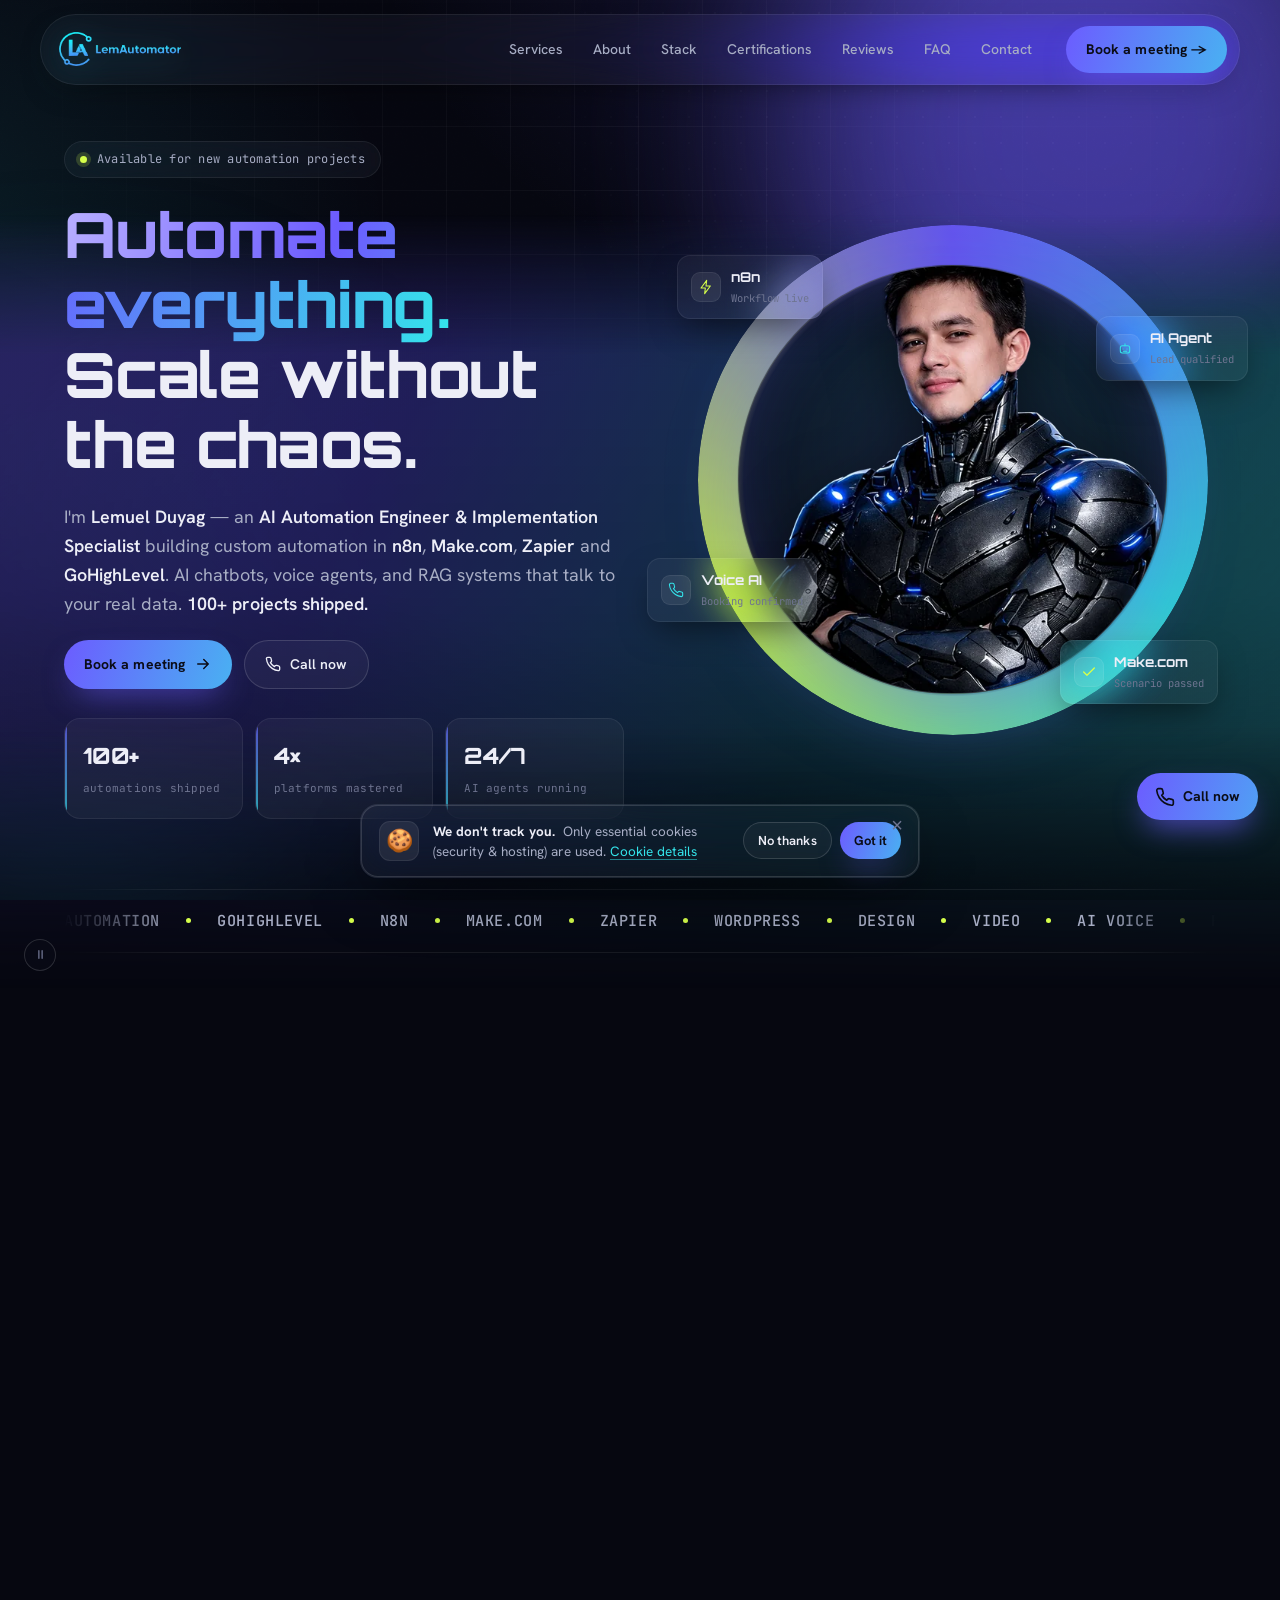
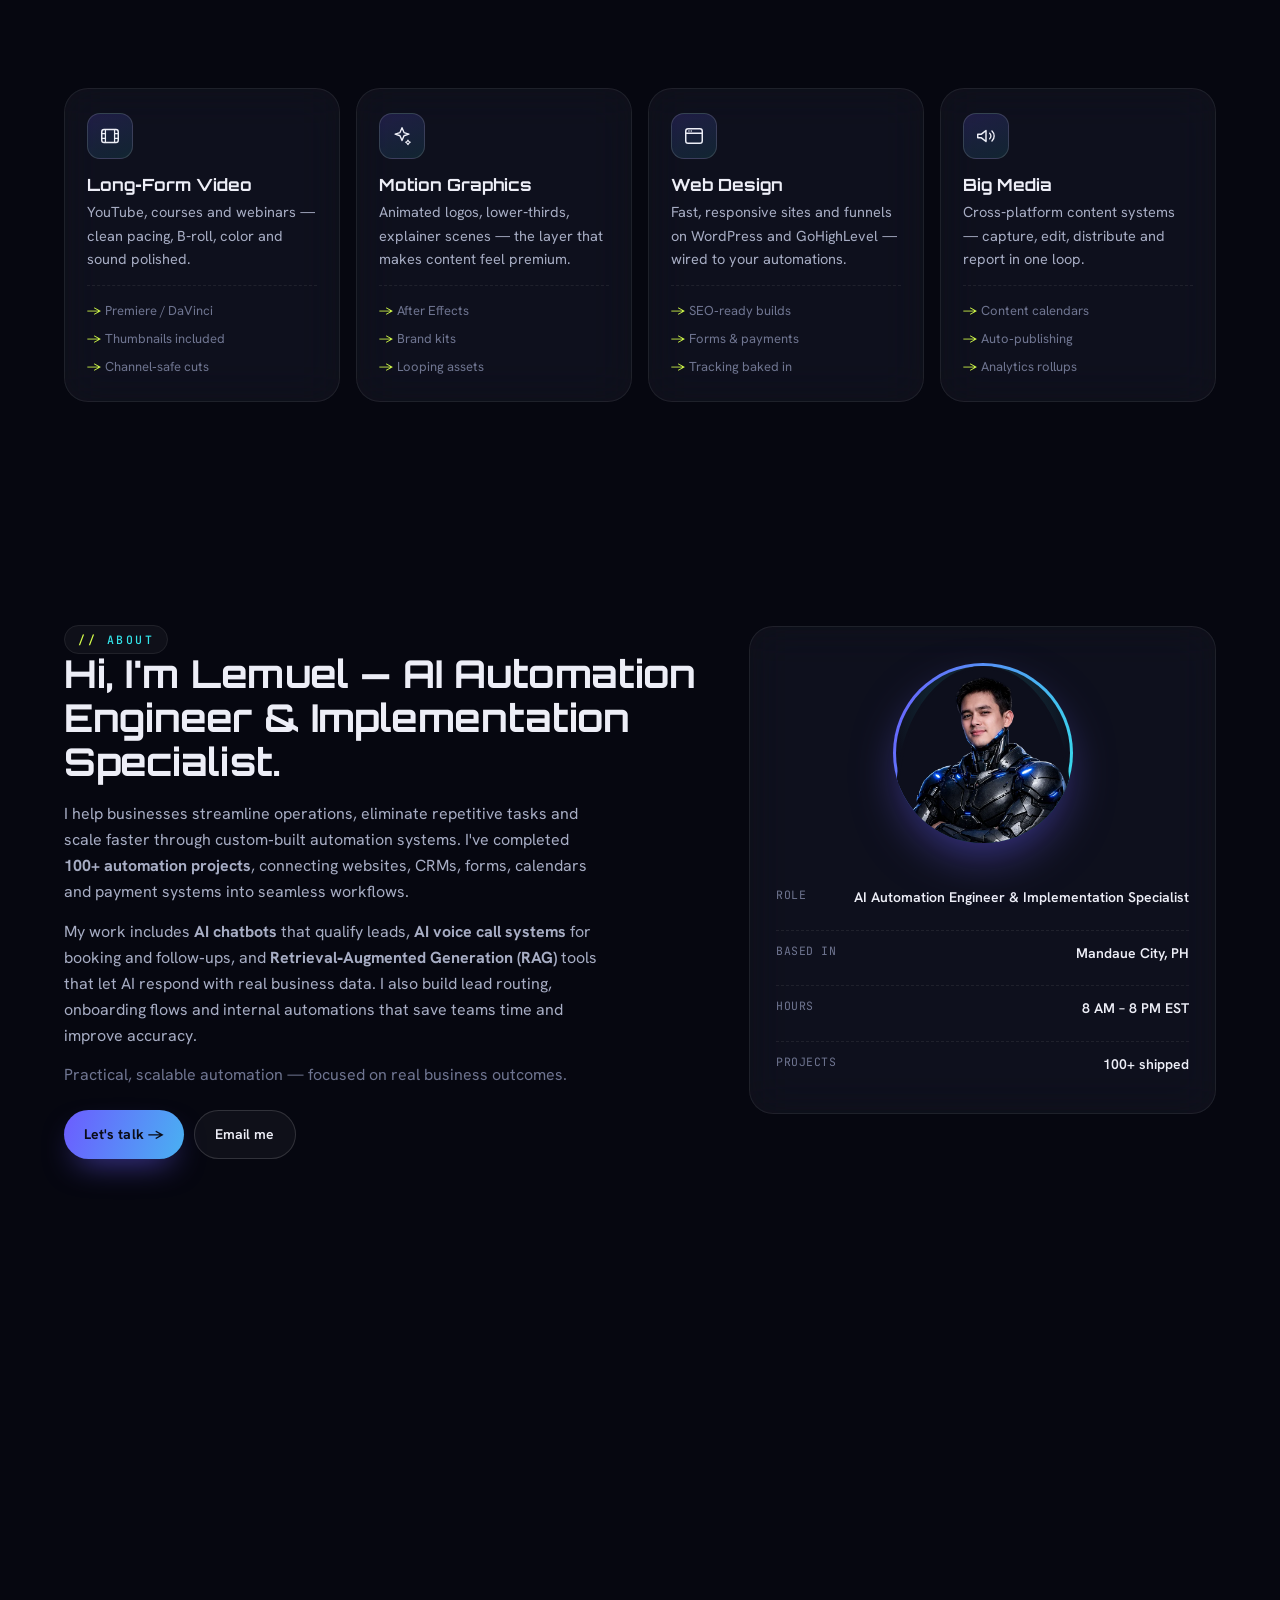
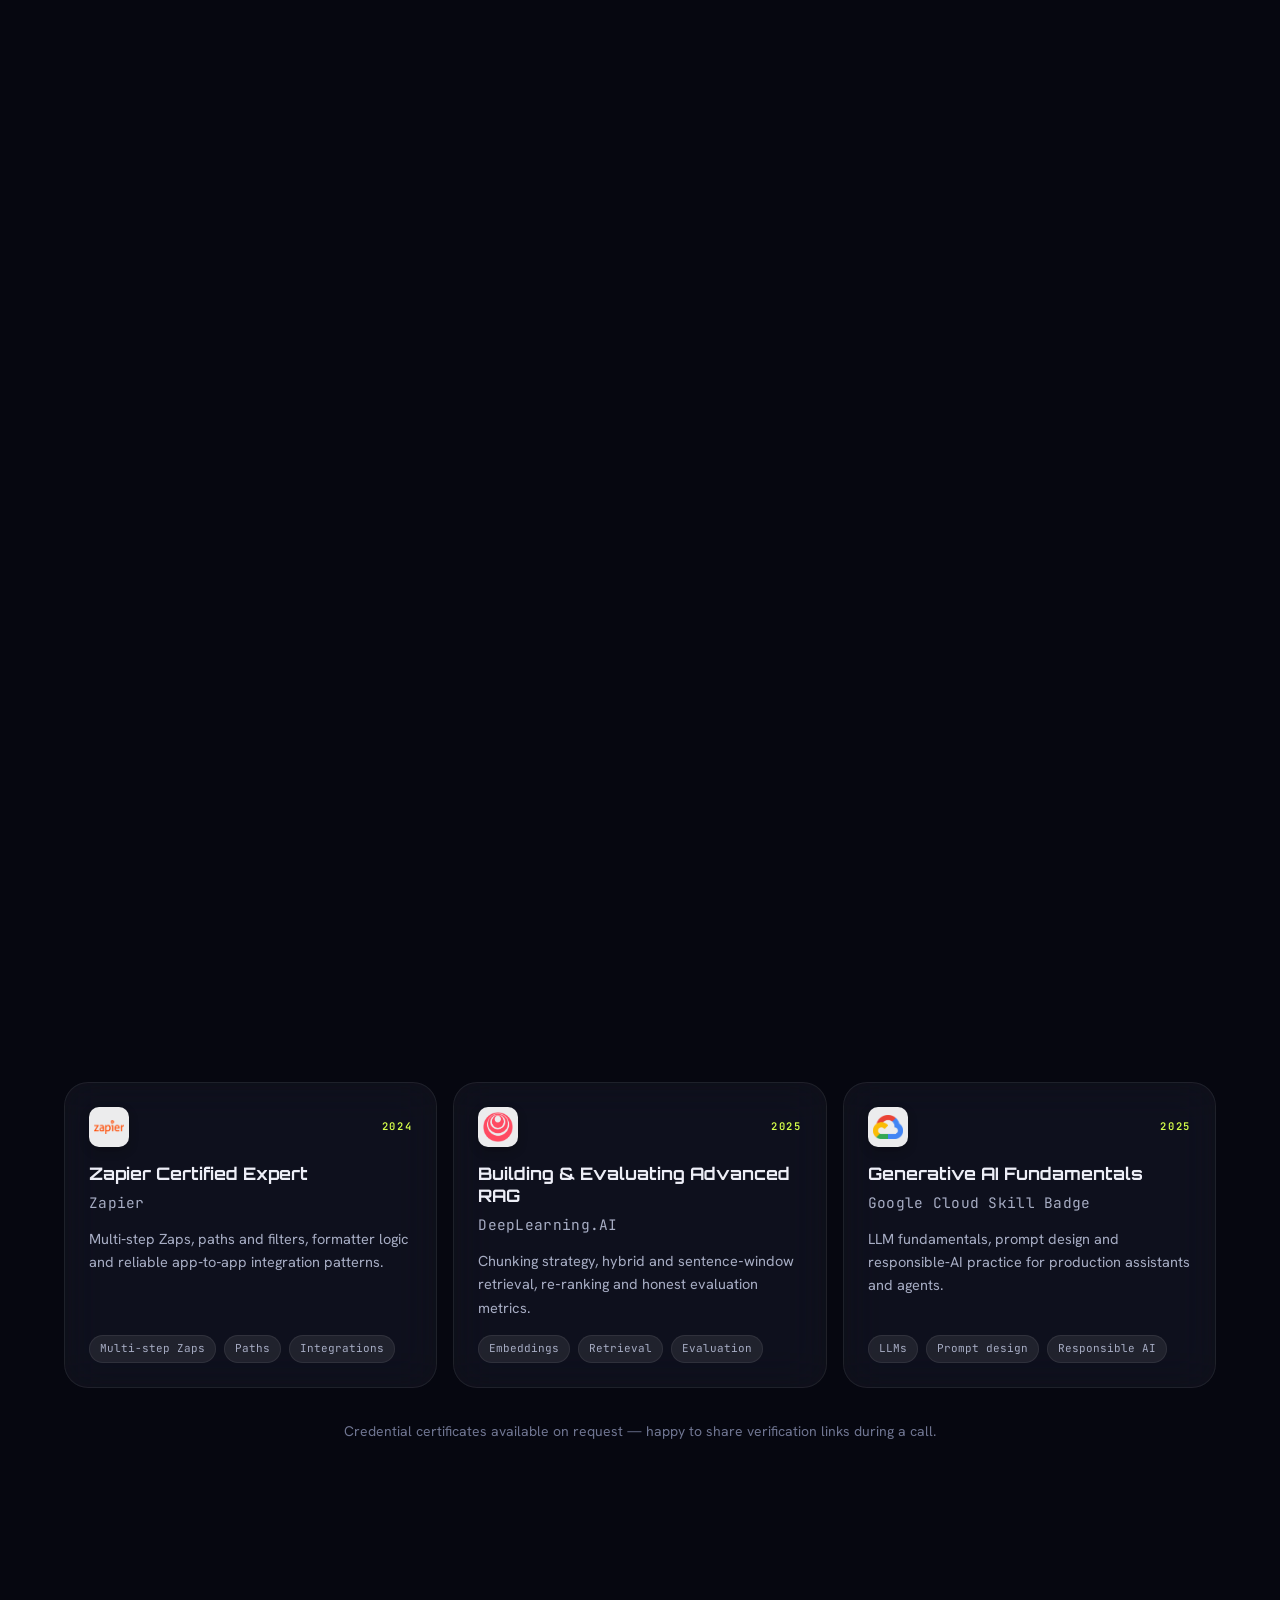
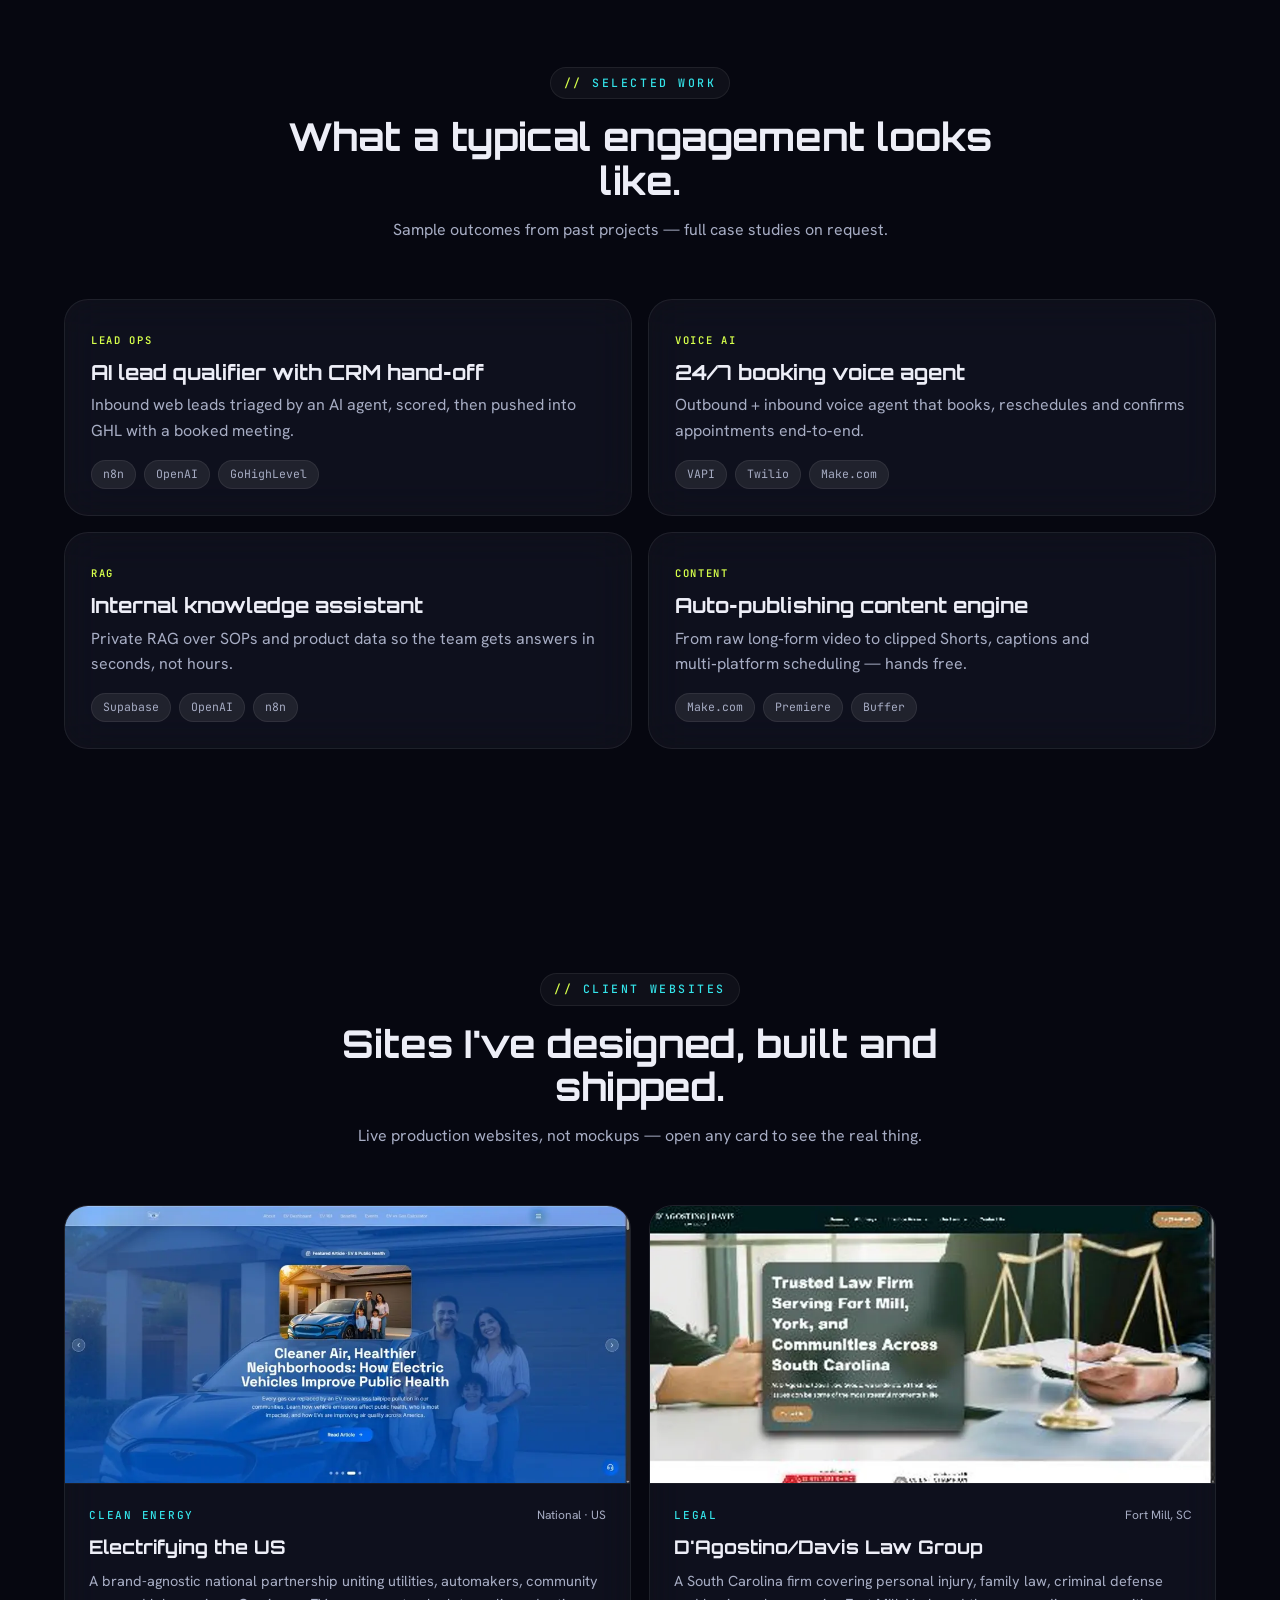
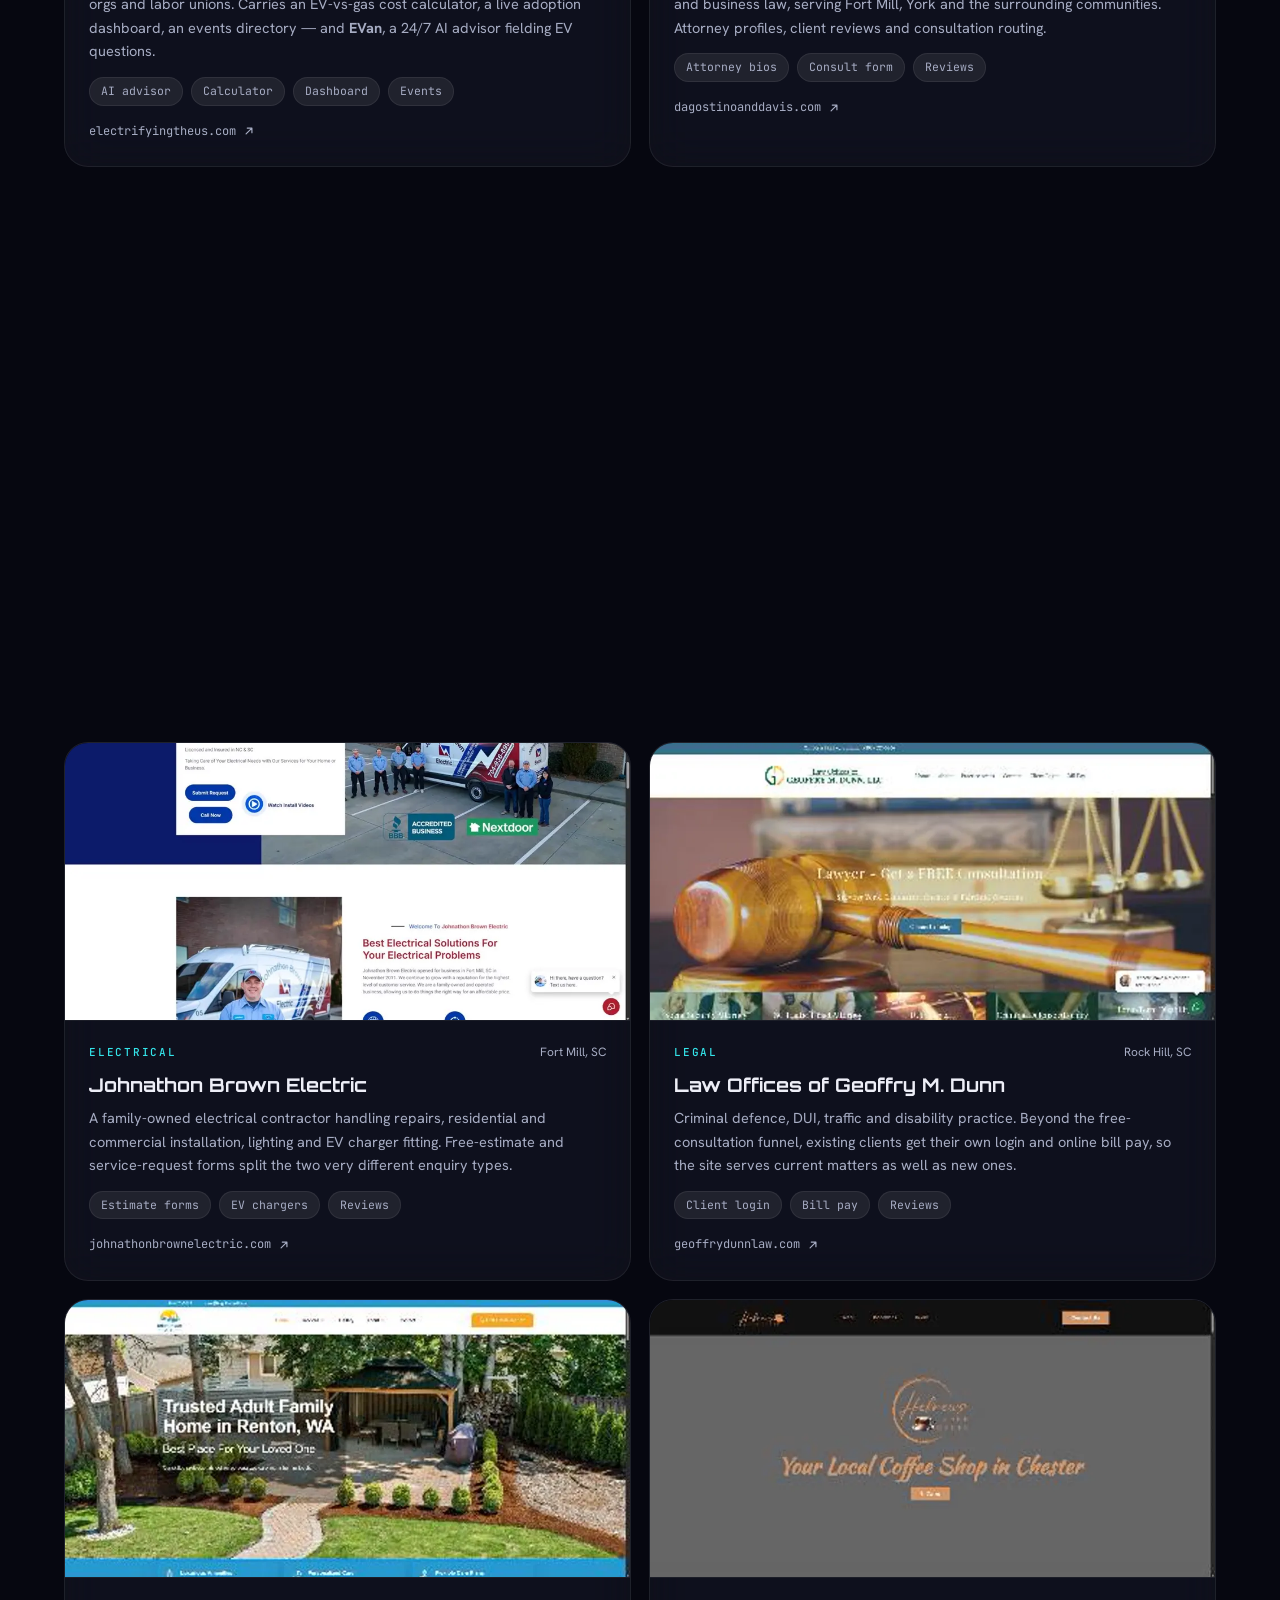
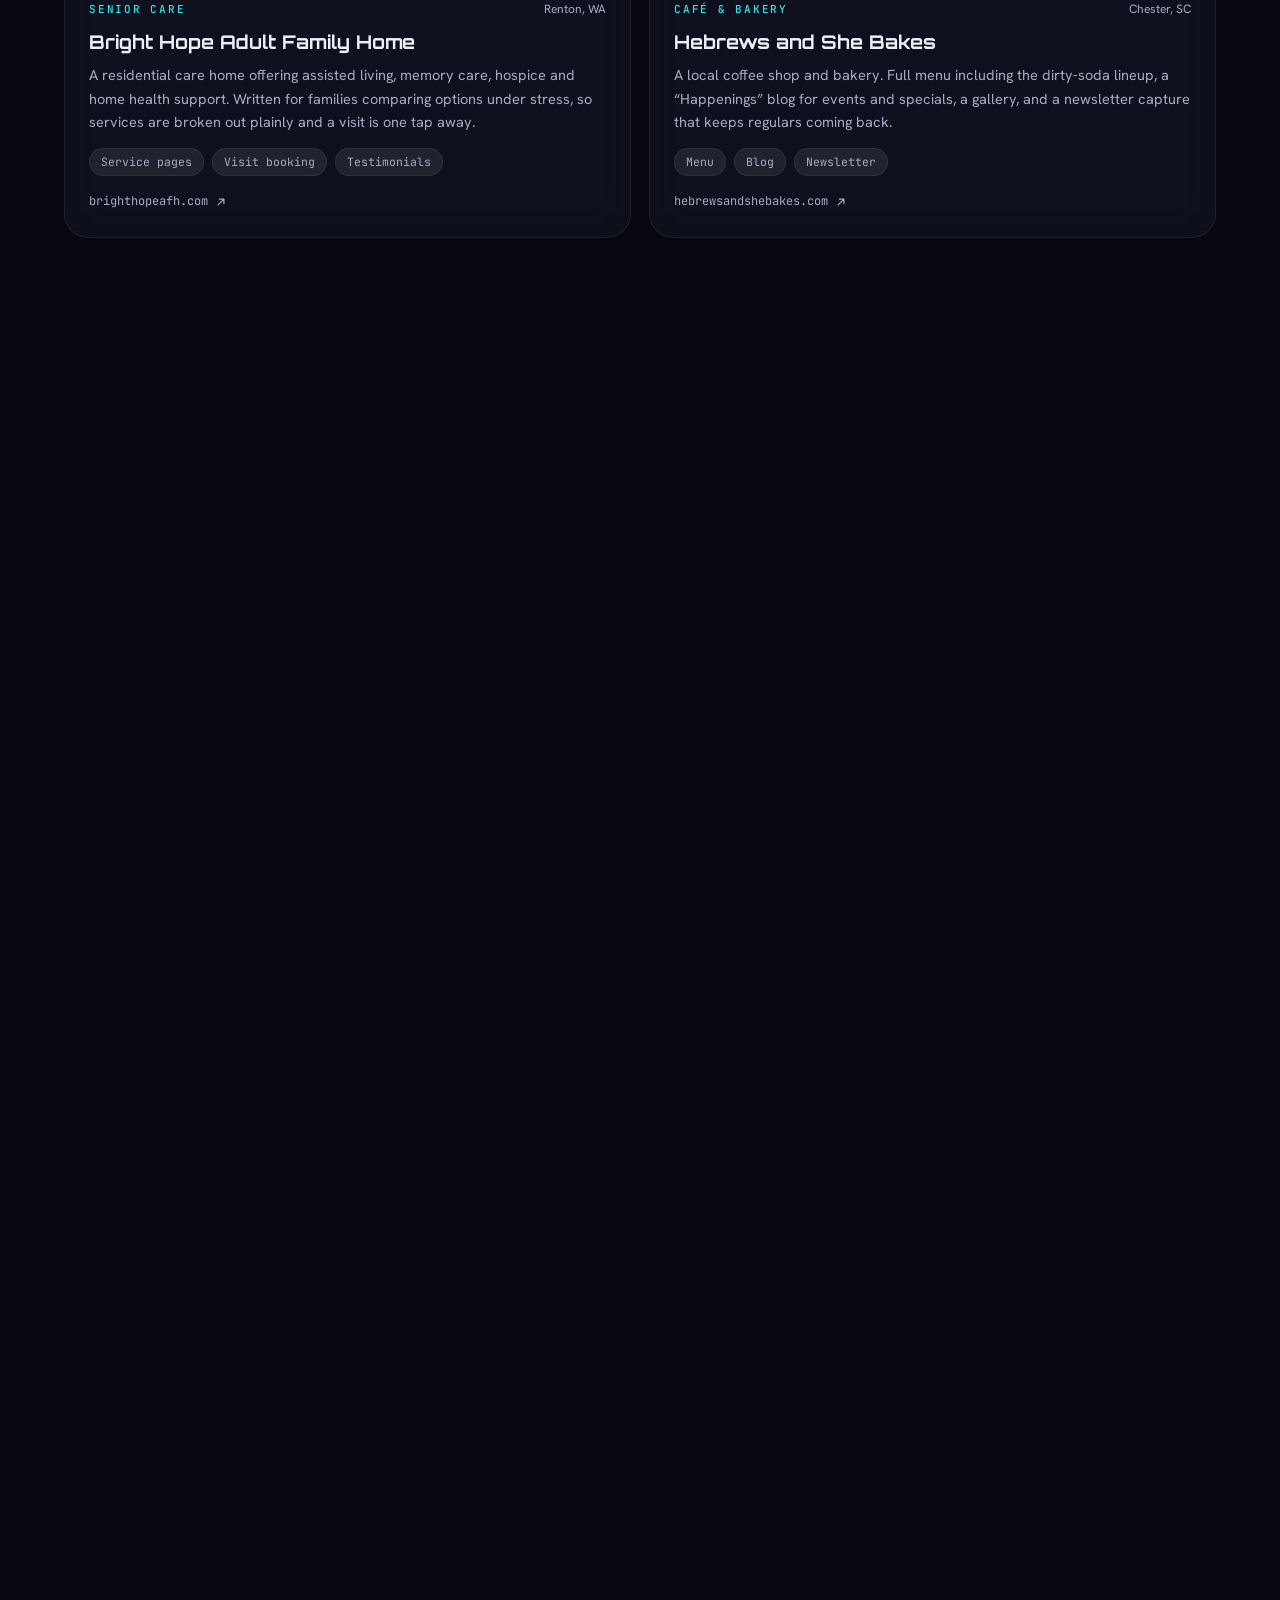
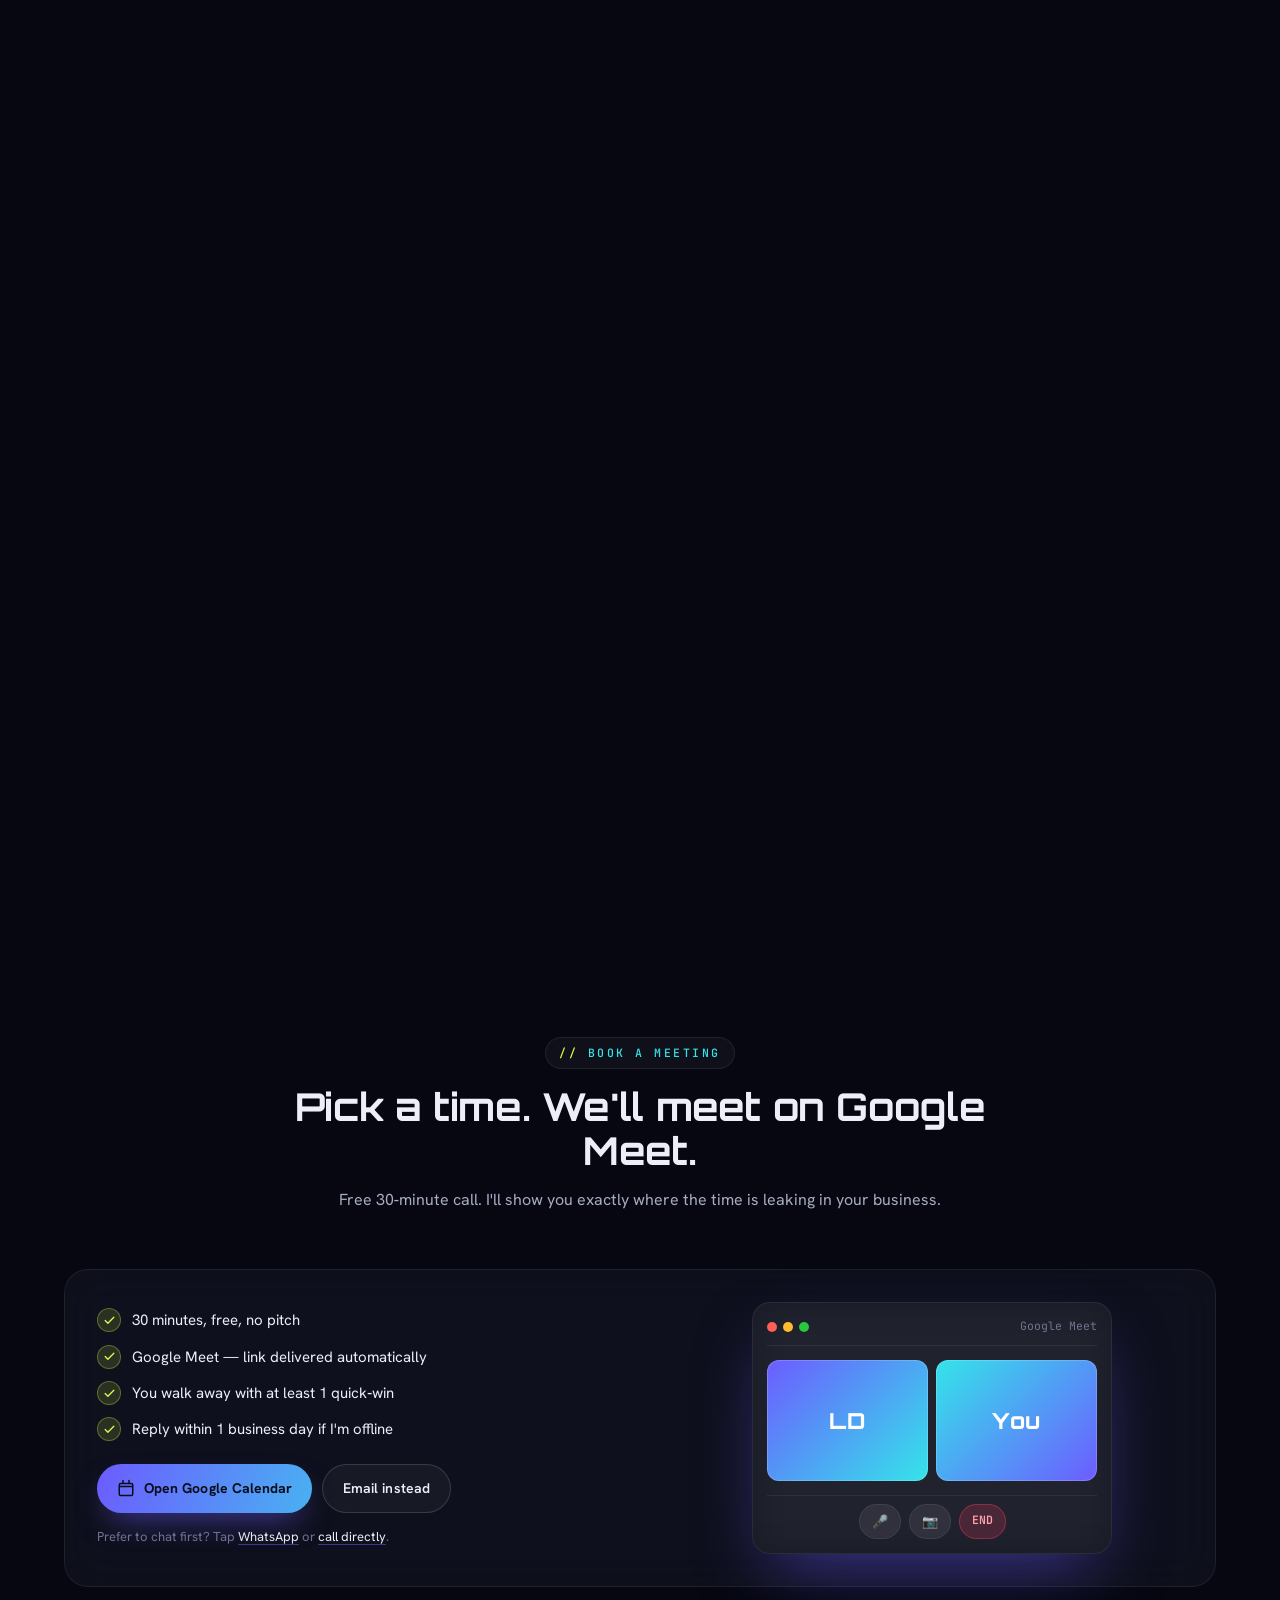
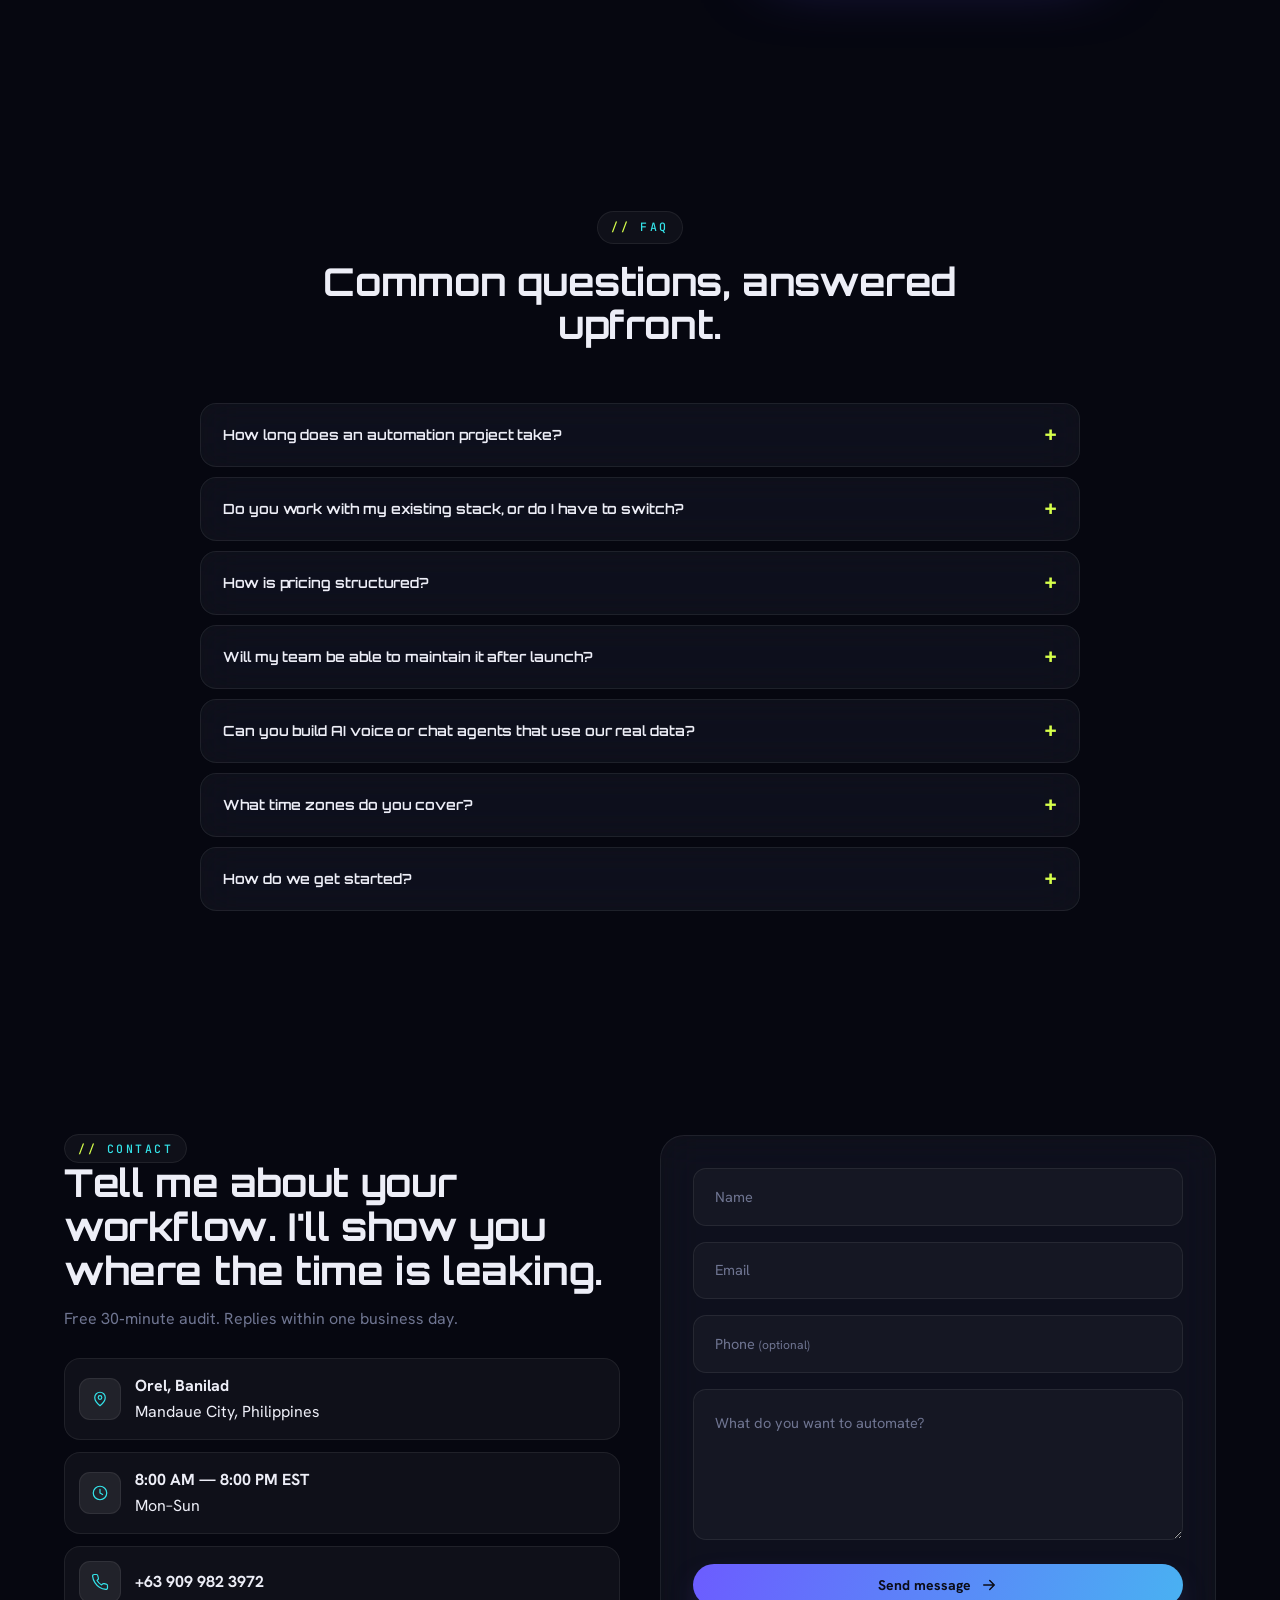
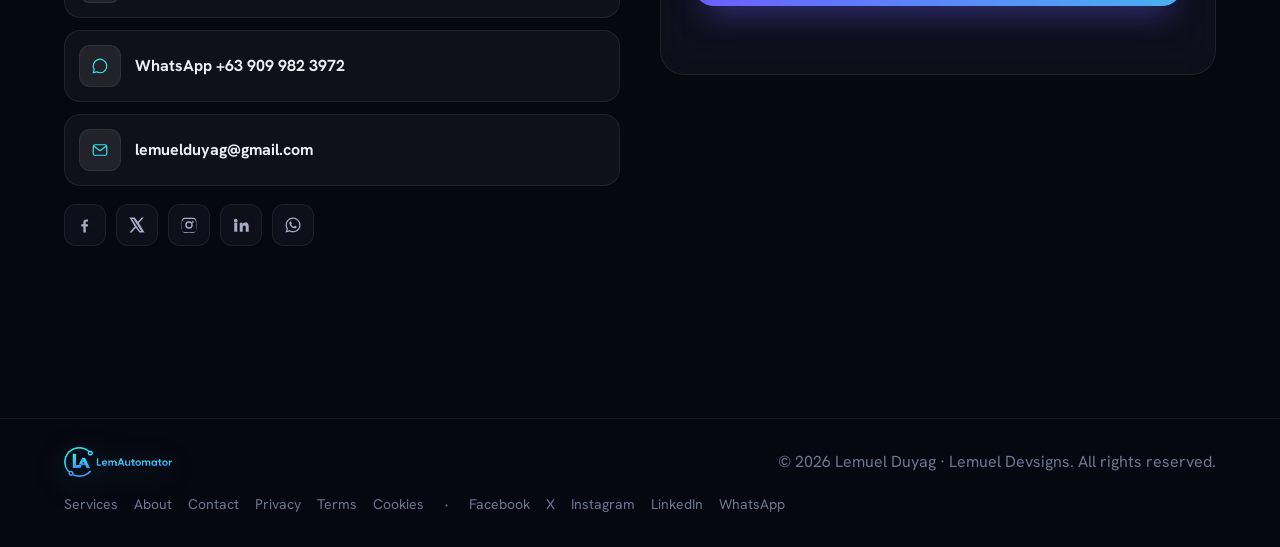
<file: index.html>
<!doctype html>
<html lang="en">
<head>
<meta charset="utf-8" />
<meta name="viewport" content="width=device-width, initial-scale=1, viewport-fit=cover" />
<meta name="theme-color" content="#060710" />

<title>Lemuel Duyag — AI Automation Engineer | n8n, GoHighLevel</title>
<meta name="description" content="AI automation engineer building custom n8n, Make.com, Zapier and GoHighLevel automations, AI chatbots, voice agents and RAG systems. 100+ projects shipped." />
<meta name="keywords" content="automation expert, n8n developer, Make.com automation, Zapier expert, GoHighLevel, AI chatbot, RAG, voice AI, lead automation, workflow automation Philippines" />
<meta name="author" content="Lemuel Duyag" />
<meta name="robots" content="index,follow,max-image-preview:large" />
<link rel="canonical" href="https://lemautomator.work/" />
<link rel="icon" type="image/png" href="images/favicon.png" />
<link rel="apple-touch-icon" href="images/favicon.png" />
<link rel="shortcut icon" href="images/favicon.png" />

<meta property="og:type" content="website" />
<meta property="og:site_name" content="Lem Automator" />
<meta property="og:title" content="Lemuel Duyag — AI Automation Engineer &amp; Implementation Specialist" />
<meta property="og:description" content="Custom automations in n8n, Make.com, Zapier &amp; GoHighLevel. AI chatbots, voice agents, RAG. 100+ projects shipped." />
<meta property="og:url" content="https://lemautomator.work/" />
<meta property="og:image" content="https://lemautomator.work/images/og-card.jpg" />
<meta property="og:image:width" content="1200" />
<meta property="og:image:height" content="630" />
<meta property="og:image:type" content="image/jpeg" />
<meta property="og:image:alt" content="Lem Automator — Automate everything. Scale without the chaos." />
<meta property="og:locale" content="en_US" />
<meta name="twitter:card" content="summary_large_image" />
<meta name="twitter:creator" content="@lemuelduyag1" />
<meta name="twitter:title" content="Lemuel Duyag — AI Automation Engineer &amp; Implementation Specialist" />
<meta name="twitter:description" content="Custom automations, AI chatbots, voice agents, and RAG. 100+ projects shipped." />
<meta name="twitter:image" content="https://lemautomator.work/images/og-card.jpg" />
<meta name="twitter:image:alt" content="Lem Automator — Automate everything. Scale without the chaos." />

<meta name="geo.region" content="PH-CEB" />
<meta name="geo.placename" content="Mandaue City, Cebu, Philippines" />

<link rel="alternate" type="text/plain" href="/llms.txt" title="LLM-readable site summary" />
<link rel="preload" as="image" href="images/lemuel.webp" imagesrcset="images/lemuel@560.webp 560w, images/lemuel.webp 800w" imagesizes="(max-width: 900px) 70vw, 420px" fetchpriority="high" />

<link rel="preconnect" href="https://fonts.googleapis.com" />
<link rel="preconnect" href="https://fonts.gstatic.com" crossorigin />
<link href="https://fonts.googleapis.com/css2?family=Orbitron:wght@500;600;700;800;900&family=Hanken+Grotesk:wght@400;500;600;700&family=JetBrains+Mono:wght@500;600&display=swap" rel="stylesheet" />
<link rel="stylesheet" href="styles.css?v=20261104" />
<noscript><style>[data-reveal]{opacity:1;transform:none}</style></noscript>

<script type="application/ld+json">
{
  "@context": "https://schema.org",
  "@graph": [
    {
      "@type": "Person",
      "@id": "https://lemautomator.work/#lemuel",
      "name": "Lemuel Duyag",
      "givenName": "Lemuel",
      "familyName": "Duyag",
      "jobTitle": "AI Automation Engineer & Implementation Specialist",
      "description": "AI automation engineer and implementation specialist building custom n8n, Make.com, Zapier and GoHighLevel workflows, AI chatbots, voice agents and RAG systems for small and mid-sized businesses.",
      "url": "https://lemautomator.work/",
      "image": {
        "@type": "ImageObject",
        "url": "https://lemautomator.work/images/lemuel.webp",
        "caption": "Lemuel Duyag"
      },
      "email": "mailto:lemuelduyag@gmail.com",
      "telephone": "+63-909-982-3972",
      "worksFor": {
        "@id": "https://lemautomator.work/#business"
      },
      "knowsAbout": [
        "Workflow automation",
        "n8n",
        "Make.com",
        "Zapier",
        "GoHighLevel",
        "AI chatbots",
        "Retrieval-Augmented Generation",
        "AI voice agents",
        "CRM automation",
        "Business process automation",
        "Prompt engineering"
      ],
      "hasCredential": [
        {
          "@type": "EducationalOccupationalCredential",
          "name": "n8n Advanced Course — Level 2",
          "credentialCategory": "certificate",
          "recognizedBy": { "@type": "Organization", "name": "n8n Academy" }
        },
        {
          "@type": "EducationalOccupationalCredential",
          "name": "Make Intermediate Certification",
          "credentialCategory": "certificate",
          "recognizedBy": { "@type": "Organization", "name": "Make Academy" }
        },
        {
          "@type": "EducationalOccupationalCredential",
          "name": "HighLevel Certified Admin",
          "credentialCategory": "certificate",
          "recognizedBy": { "@type": "Organization", "name": "HighLevel" }
        },
        {
          "@type": "EducationalOccupationalCredential",
          "name": "Zapier Certified Expert",
          "credentialCategory": "certificate",
          "recognizedBy": { "@type": "Organization", "name": "Zapier" }
        },
        {
          "@type": "EducationalOccupationalCredential",
          "name": "Building and Evaluating Advanced RAG Applications",
          "credentialCategory": "certificate",
          "recognizedBy": { "@type": "Organization", "name": "DeepLearning.AI" }
        },
        {
          "@type": "EducationalOccupationalCredential",
          "name": "Generative AI Fundamentals",
          "credentialCategory": "certificate",
          "recognizedBy": { "@type": "Organization", "name": "Google Cloud" }
        }
      ],
      "address": {
        "@type": "PostalAddress",
        "addressLocality": "Mandaue City",
        "addressRegion": "Cebu",
        "addressCountry": "PH"
      },
      "sameAs": [
        "https://www.facebook.com/raymond.penyafort.3",
        "https://x.com/lemuelduyag1",
        "https://www.instagram.com/lemuelcreativity/",
        "https://www.linkedin.com/in/lemuel-duyag-455935b7/"
      ]
    },
    {
      "@type": "ProfessionalService",
      "@id": "https://lemautomator.work/#business",
      "name": "Lem Automator",
      "alternateName": "Lemuel Duyag — Lem Automator",
      "description": "Automation studio building custom n8n, Make.com, Zapier and GoHighLevel workflows, AI chatbots, voice agents and RAG systems.",
      "url": "https://lemautomator.work/",
      "image": "https://lemautomator.work/images/og-card.jpg",
      "logo": {
        "@type": "ImageObject",
        "url": "https://lemautomator.work/images/logo.png"
      },
      "telephone": "+63-909-982-3972",
      "email": "lemuelduyag@gmail.com",
      "founder": {
        "@id": "https://lemautomator.work/#lemuel"
      },
      "employee": {
        "@id": "https://lemautomator.work/#lemuel"
      },
      "priceRange": "$$",
      "currenciesAccepted": "USD, PHP",
      "address": {
        "@type": "PostalAddress",
        "streetAddress": "Orel, Banilad",
        "addressLocality": "Mandaue City",
        "addressRegion": "Cebu",
        "addressCountry": "PH"
      },
      "areaServed": [
        {
          "@type": "Place",
          "name": "Worldwide"
        },
        {
          "@type": "Country",
          "name": "United States"
        },
        {
          "@type": "Country",
          "name": "United Kingdom"
        },
        {
          "@type": "Country",
          "name": "Australia"
        },
        {
          "@type": "Country",
          "name": "Canada"
        },
        {
          "@type": "Country",
          "name": "Philippines"
        }
      ],
      "openingHoursSpecification": [
        {
          "@type": "OpeningHoursSpecification",
          "dayOfWeek": [
            "Monday",
            "Tuesday",
            "Wednesday",
            "Thursday",
            "Friday",
            "Saturday",
            "Sunday"
          ],
          "opens": "08:00",
          "closes": "20:00"
        }
      ],
      "sameAs": [
        "https://www.facebook.com/raymond.penyafort.3",
        "https://x.com/lemuelduyag1",
        "https://www.instagram.com/lemuelcreativity/",
        "https://www.linkedin.com/in/lemuel-duyag-455935b7/"
      ],
      "hasOfferCatalog": {
        "@type": "OfferCatalog",
        "name": "Automation & content services",
        "itemListElement": [
          {
            "@type": "Offer",
            "itemOffered": {
              "@type": "Service",
              "name": "Workflow Automation",
              "description": "End-to-end pipelines connecting your CRMs, forms, calendars, payment and email tools.",
              "provider": {
                "@id": "https://lemautomator.work/#business"
              }
            }
          },
          {
            "@type": "Offer",
            "itemOffered": {
              "@type": "Service",
              "name": "AI Chatbots & RAG",
              "description": "Chat agents that qualify leads and answer with your real business data, not hallucinations.",
              "provider": {
                "@id": "https://lemautomator.work/#business"
              }
            }
          },
          {
            "@type": "Offer",
            "itemOffered": {
              "@type": "Service",
              "name": "AI Voice Agents",
              "description": "Voice systems that book, follow up and route calls — round the clock, on brand.",
              "provider": {
                "@id": "https://lemautomator.work/#business"
              }
            }
          },
          {
            "@type": "Offer",
            "itemOffered": {
              "@type": "Service",
              "name": "Shorts & Reels",
              "description": "Snackable vertical edits engineered for retention on TikTok, Reels and Shorts.",
              "provider": {
                "@id": "https://lemautomator.work/#business"
              }
            }
          },
          {
            "@type": "Offer",
            "itemOffered": {
              "@type": "Service",
              "name": "Long-Form Video",
              "description": "YouTube, courses and webinars — clean pacing, B-roll, color and sound polished.",
              "provider": {
                "@id": "https://lemautomator.work/#business"
              }
            }
          },
          {
            "@type": "Offer",
            "itemOffered": {
              "@type": "Service",
              "name": "Motion Graphics",
              "description": "Animated logos, lower-thirds, explainer scenes — the layer that makes content feel premium.",
              "provider": {
                "@id": "https://lemautomator.work/#business"
              }
            }
          },
          {
            "@type": "Offer",
            "itemOffered": {
              "@type": "Service",
              "name": "Web Design",
              "description": "Fast, responsive sites and funnels on WordPress and GoHighLevel — wired to your automations.",
              "provider": {
                "@id": "https://lemautomator.work/#business"
              }
            }
          },
          {
            "@type": "Offer",
            "itemOffered": {
              "@type": "Service",
              "name": "Big Media",
              "description": "Cross-platform content systems — capture, edit, distribute and report in one loop.",
              "provider": {
                "@id": "https://lemautomator.work/#business"
              }
            }
          }
        ]
      }
    },
    {
      "@type": "WebSite",
      "@id": "https://lemautomator.work/#website",
      "url": "https://lemautomator.work/",
      "name": "Lem Automator",
      "description": "AI strategy and automation for businesses that want to scale without the chaos.",
      "publisher": {
        "@id": "https://lemautomator.work/#business"
      },
      "inLanguage": "en"
    },
    {
      "@type": "WebPage",
      "@id": "https://lemautomator.work/#webpage",
      "url": "https://lemautomator.work/",
      "name": "Lemuel Duyag — AI Automation Engineer & Implementation Specialist",
      "isPartOf": {
        "@id": "https://lemautomator.work/#website"
      },
      "about": {
        "@id": "https://lemautomator.work/#lemuel"
      },
      "primaryImageOfPage": {
        "@type": "ImageObject",
        "url": "https://lemautomator.work/images/og-card.jpg"
      },
      "inLanguage": "en",
      "speakable": {
        "@type": "SpeakableSpecification",
        "cssSelector": [
          "#hero-title",
          ".lede",
          "#faq .faq p"
        ]
      }
    },
    {
      "@type": "FAQPage",
      "@id": "https://lemautomator.work/#faq",
      "isPartOf": {
        "@id": "https://lemautomator.work/#webpage"
      },
      "mainEntity": [
        {
          "@type": "Question",
          "name": "How long does an automation project take?",
          "acceptedAnswer": {
            "@type": "Answer",
            "text": "Small jobs (1–3 workflows): 3–7 days. Mid-size systems (CRM + AI agents + integrations): 2–4 weeks. Larger builds get a phased plan so you ship value every week, not at the end."
          }
        },
        {
          "@type": "Question",
          "name": "Do you work with my existing stack, or do I have to switch?",
          "acceptedAnswer": {
            "@type": "Answer",
            "text": "I work with what you have. n8n, Make.com, Zapier, GoHighLevel, custom APIs — whatever's already running. If a swap genuinely saves money or time I'll flag it, but it's never required."
          }
        },
        {
          "@type": "Question",
          "name": "How is pricing structured?",
          "acceptedAnswer": {
            "@type": "Answer",
            "text": "Most projects are scoped fixed-fee after a free audit. For ongoing automation operations, monthly retainers are available. You'll never get a surprise invoice."
          }
        },
        {
          "@type": "Question",
          "name": "Will my team be able to maintain it after launch?",
          "acceptedAnswer": {
            "@type": "Answer",
            "text": "Yes. Every build comes with a Loom walkthrough, a written SOP, and clean naming so your team can read what's happening without me. I also offer optional monthly maintenance."
          }
        },
        {
          "@type": "Question",
          "name": "Can you build AI voice or chat agents that use our real data?",
          "acceptedAnswer": {
            "@type": "Answer",
            "text": "That's most of what I do. RAG over your internal docs, knowledge bases, or live CRM data — so the AI answers with your truth, not generic LLM guesses."
          }
        },
        {
          "@type": "Question",
          "name": "What time zones do you cover?",
          "acceptedAnswer": {
            "@type": "Answer",
            "text": "Based in Mandaue City, Philippines. Working hours 8 AM – 8 PM EST, which overlaps cleanly with US, UK, EU, AU and Asia clients."
          }
        },
        {
          "@type": "Question",
          "name": "How do we get started?",
          "acceptedAnswer": {
            "@type": "Answer",
            "text": "Book a free 30-minute call on Google Meet using the button above. I'll audit your current workflow live, point out 2–3 quick wins, and only propose a project if it makes sense."
          }
        }
      ]
    },
    {
      "@type": "BreadcrumbList",
      "@id": "https://lemautomator.work/#breadcrumb",
      "itemListElement": [
        {
          "@type": "ListItem",
          "position": 1,
          "name": "Home",
          "item": "https://lemautomator.work/"
        }
      ]
    }
  ]
}
</script>
</head>
<body>

<div class="bg" aria-hidden="true">
  <div class="grid"></div>
  <div class="dots"></div>
  <div class="aura aura-a"></div>
  <div class="aura aura-b"></div>
  <div class="noise"></div>
  <div class="vignette"></div>
</div>

<header class="nav glass">
  <a href="#top" class="brand" aria-label="Lem Automator home">
    <img src="images/logo.png" alt="LemAutomator" class="brand-logo" width="718" height="200" />
  </a>
  <nav class="nav-links" aria-label="Primary">
    <a href="#services">Services</a>
    <a href="#about">About</a>
    <a href="#stack">Stack</a>
    <a href="#certifications">Certifications</a>
    <a href="#reviews">Reviews</a>
    <a href="#faq">FAQ</a>
    <a href="#contact">Contact</a>
  </nav>
  <a href="#book" class="btn btn-primary nav-cta">Book a meeting →</a>
  <button class="menu-btn" aria-label="Menu" aria-expanded="false">
    <span></span><span></span><span></span>
  </button>
</header>

<main id="top">

<!-- Full-width stage so the backdrop can bleed edge to edge without 100vw, which
     overshoots by the scrollbar's width and leaves a sliver of horizontal scroll. -->
<div class="hero-stage">

  <!-- Cinematic backdrop. The clip is blended in luminosity over the brand gradient,
       so it reads as moving terrain in violet/cyan rather than as its own footage. -->
  <div class="hero-cinema" aria-hidden="true">
    <div class="hero-cinema-tint"></div>
    <video class="hero-cinema-video"
           data-cinema
           data-src="videos/hero.mp4"
           width="1600" height="890"
           muted playsinline disablepictureinpicture preload="none"></video>
    <div class="hero-cinema-mask"></div>
  </div>

  <!-- WCAG 2.2.2: looping motion that starts on its own needs a stop control.
       Stays hidden until script.js decides the clip is actually playing. -->
  <button type="button" class="cinema-toggle" data-cinema-toggle hidden
          aria-pressed="false" aria-label="Pause background video">
    <svg class="ct-pause" viewBox="0 0 24 24" width="13" height="13" aria-hidden="true">
      <path d="M9 5v14M15 5v14" stroke="currentColor" stroke-width="2.4" fill="none" stroke-linecap="round"/>
    </svg>
    <svg class="ct-play" viewBox="0 0 24 24" width="13" height="13" aria-hidden="true">
      <path d="M8 5.5v13l11-6.5-11-6.5Z" fill="currentColor"/>
    </svg>
  </button>

  <section class="hero">
  <div class="hero-grid">
    <div class="hero-copy">
      <div class="badge glass fade-rise">
        <span class="dot"></span> Available for new automation projects
      </div>
      <h1 id="hero-title" class="fade-rise">
        <span class="grad">Automate everything.</span><br />
        Scale without the chaos.
      </h1>
      <p class="lede fade-rise fade-rise-1">
        I'm <strong>Lemuel Duyag</strong> — an <em>AI Automation Engineer &amp; Implementation Specialist</em>
        building custom automation in <em>n8n</em>, <em>Make.com</em>, <em>Zapier</em> and
        <em>GoHighLevel</em>. AI chatbots, voice agents, and RAG systems that talk to your real data.
        <strong>100+ projects shipped.</strong>
      </p>
      <div class="cta-row fade-rise fade-rise-2">
        <a href="#book" class="btn btn-primary" data-magnetic>
          <span>Book a meeting</span>
          <svg viewBox="0 0 24 24" width="18" height="18" aria-hidden="true"><path d="M5 12h14m-6-6 6 6-6 6" stroke="currentColor" stroke-width="2" fill="none" stroke-linecap="round" stroke-linejoin="round"/></svg>
        </a>
        <a href="tel:+639099823972" class="btn btn-ghost">
          <svg viewBox="0 0 24 24" width="16" height="16" aria-hidden="true"><path d="M22 16.92v3a2 2 0 0 1-2.18 2 19.79 19.79 0 0 1-8.63-3.07 19.5 19.5 0 0 1-6-6 19.79 19.79 0 0 1-3.07-8.67A2 2 0 0 1 4.11 2h3a2 2 0 0 1 2 1.72c.13.96.37 1.9.7 2.81a2 2 0 0 1-.45 2.11L8.09 9.91a16 16 0 0 0 6 6l1.27-1.27a2 2 0 0 1 2.11-.45c.91.33 1.85.57 2.81.7A2 2 0 0 1 22 16.92z" stroke="currentColor" stroke-width="2" fill="none" stroke-linecap="round" stroke-linejoin="round"/></svg>
          Call now
        </a>
      </div>

      <div class="hero-stats fade-rise fade-rise-3">
        <div class="stat glass"><b>100+</b><span>automations shipped</span></div>
        <div class="stat glass"><b>4×</b><span>platforms mastered</span></div>
        <div class="stat glass"><b>24/7</b><span>AI agents running</span></div>
      </div>
    </div>

    <div class="hero-portrait fade-rise fade-rise-1">
      <div class="portrait-glow"></div>
      <div class="portrait-ring"></div>
      <div class="portrait-frame">
        <img src="images/lemuel.webp"
             srcset="images/lemuel@560.webp 560w, images/lemuel.webp 800w"
             sizes="(max-width: 900px) 70vw, 420px"
             alt="Lemuel Duyag, AI automation engineer"
             class="portrait-img" width="800" height="1200"
             fetchpriority="high" decoding="async" />
      </div>

      <div class="float-card fc-1 glass">
        <span class="fc-ic">
          <svg viewBox="0 0 24 24" width="16" height="16" aria-hidden="true"><path d="M13 2 4.5 13.5H11l-1 8.5 8.5-11.5H12l1-8.5Z" stroke="currentColor" stroke-width="1.6" fill="none" stroke-linejoin="round" stroke-linecap="round"/></svg>
        </span>
        <div><b>n8n</b><small>Workflow live</small></div>
      </div>
      <div class="float-card fc-2 glass">
        <span class="fc-ic">
          <svg viewBox="0 0 24 24" width="16" height="16" aria-hidden="true"><rect x="5" y="7" width="14" height="11" rx="3" stroke="currentColor" stroke-width="1.6" fill="none"/><path d="M12 4v3M9 12h.01M15 12h.01M9.5 15.5h5" stroke="currentColor" stroke-width="1.6" fill="none" stroke-linecap="round"/></svg>
        </span>
        <div><b>AI Agent</b><small>Lead qualified</small></div>
      </div>
      <div class="float-card fc-3 glass">
        <span class="fc-ic">
          <svg viewBox="0 0 24 24" width="16" height="16" aria-hidden="true"><path d="M22 16.92v3a2 2 0 0 1-2.18 2 19.8 19.8 0 0 1-8.63-3.07 19.5 19.5 0 0 1-6-6A19.8 19.8 0 0 1 2.12 4.18 2 2 0 0 1 4.11 2h3a2 2 0 0 1 2 1.72c.13.96.37 1.9.7 2.81a2 2 0 0 1-.45 2.11L8.09 9.91a16 16 0 0 0 6 6l1.27-1.27a2 2 0 0 1 2.11-.45c.91.33 1.85.57 2.81.7A2 2 0 0 1 22 16.92Z" stroke="currentColor" stroke-width="1.6" fill="none" stroke-linecap="round" stroke-linejoin="round"/></svg>
        </span>
        <div><b>Voice AI</b><small>Booking confirmed</small></div>
      </div>
      <div class="float-card fc-4 glass">
        <span class="fc-ic">
          <svg viewBox="0 0 24 24" width="16" height="16" aria-hidden="true"><path d="m4 12 5 5L20 6" stroke="currentColor" stroke-width="2" fill="none" stroke-linecap="round" stroke-linejoin="round"/></svg>
        </span>
        <div><b>Make.com</b><small>Scenario passed</small></div>
      </div>
    </div>
  </div>

  <div class="marquee" aria-hidden="true">
    <div class="marquee-track">
      <span>Automation</span><i></i>
      <span>GoHighLevel</span><i></i>
      <span>n8n</span><i></i>
      <span>Make.com</span><i></i>
      <span>Zapier</span><i></i>
      <span>WordPress</span><i></i>
      <span>Design</span><i></i>
      <span>Video</span><i></i>
      <span>AI Voice</span><i></i>
      <span>RAG</span><i></i>
      <span>Automation</span><i></i>
      <span>GoHighLevel</span><i></i>
      <span>n8n</span><i></i>
      <span>Make.com</span><i></i>
      <span>Zapier</span><i></i>
      <span>WordPress</span><i></i>
      <span>Design</span><i></i>
      <span>Video</span><i></i>
      <span>AI Voice</span><i></i>
      <span>RAG</span><i></i>
    </div>
  </div>
  </section>
</div>

<section id="services" class="section">
  <div class="section-head" data-reveal>
    <span class="eyebrow">Services</span>
    <h2>Built to remove friction from your business.</h2>
    <p>Pick a service or stack a few — every engagement starts with a free audit of your current workflow.</p>
  </div>

  <div class="cards tilt-grid">
    <article class="card glass tilt" data-reveal>
      <div class="card-icon">
        <svg viewBox="0 0 24 24" width="22" height="22" aria-hidden="true"><circle cx="6" cy="6" r="2.4" stroke="currentColor" stroke-width="1.6" fill="none"/><circle cx="6" cy="18" r="2.4" stroke="currentColor" stroke-width="1.6" fill="none"/><circle cx="18" cy="12" r="2.4" stroke="currentColor" stroke-width="1.6" fill="none"/><path d="M8.4 6.6 14 11M8.4 17.4 14 13" stroke="currentColor" stroke-width="1.6" stroke-linecap="round"/></svg>
      </div>
      <h3>Workflow Automation</h3>
      <p>End‑to‑end pipelines connecting your CRMs, forms, calendars, payment and email tools.</p>
      <ul><li>n8n / Make.com / Zapier</li><li>Webhooks &amp; APIs</li><li>Error‑safe retries</li></ul>
    </article>

    <article class="card glass tilt" data-reveal>
      <div class="card-icon">
        <svg viewBox="0 0 24 24" width="22" height="22" aria-hidden="true"><path d="M4 5h16v11H9l-4 4V5Z" stroke="currentColor" stroke-width="1.6" fill="none" stroke-linejoin="round"/><path d="m13.5 8 .9 1.9 1.9.9-1.9.9-.9 1.9-.9-1.9L10.7 11l1.9-.9.9-2.1Z" stroke="currentColor" stroke-width="1.3" fill="none" stroke-linejoin="round"/></svg>
      </div>
      <h3>AI Chatbots &amp; RAG</h3>
      <p>Chat agents that qualify leads and answer with your real business data, not hallucinations.</p>
      <ul><li>OpenAI / Claude / Gemini</li><li>Vector + RAG pipelines</li><li>CRM hand‑off</li></ul>
    </article>

    <article class="card glass tilt" data-reveal>
      <div class="card-icon">
        <svg viewBox="0 0 24 24" width="22" height="22" aria-hidden="true"><path d="M3 12v0M7 8v8M11 5v14M15 8v8M19 11v2" stroke="currentColor" stroke-width="1.8" stroke-linecap="round"/></svg>
      </div>
      <h3>AI Voice Agents</h3>
      <p>Voice systems that book, follow up and route calls — round the clock, on brand.</p>
      <ul><li>VAPI / Retell / Twilio</li><li>Calendar booking</li><li>Live call transfer</li></ul>
    </article>

    <article class="card glass tilt" data-reveal>
      <div class="card-icon">
        <svg viewBox="0 0 24 24" width="22" height="22" aria-hidden="true"><rect x="6" y="3" width="12" height="18" rx="3" stroke="currentColor" stroke-width="1.6" fill="none"/><path d="m11 9 4 2.4-4 2.4V9Z" stroke="currentColor" stroke-width="1.4" fill="none" stroke-linejoin="round"/></svg>
      </div>
      <h3>Shorts &amp; Reels</h3>
      <p>Snackable vertical edits engineered for retention on TikTok, Reels and Shorts.</p>
      <ul><li>Hook‑first edits</li><li>Captions &amp; SFX</li><li>Batch delivery</li></ul>
    </article>

    <article class="card glass tilt" data-reveal>
      <div class="card-icon">
        <svg viewBox="0 0 24 24" width="22" height="22" aria-hidden="true"><rect x="3" y="5" width="18" height="14" rx="2.5" stroke="currentColor" stroke-width="1.6" fill="none"/><path d="M7 5v14M17 5v14M3 9.5h4M17 9.5h4M3 14.5h4M17 14.5h4" stroke="currentColor" stroke-width="1.4" stroke-linecap="round"/></svg>
      </div>
      <h3>Long‑Form Video</h3>
      <p>YouTube, courses and webinars — clean pacing, B‑roll, color and sound polished.</p>
      <ul><li>Premiere / DaVinci</li><li>Thumbnails included</li><li>Channel‑safe cuts</li></ul>
    </article>

    <article class="card glass tilt" data-reveal>
      <div class="card-icon">
        <svg viewBox="0 0 24 24" width="22" height="22" aria-hidden="true"><path d="m12 3 2.2 5.3L19.5 10l-5.3 1.7L12 17l-2.2-5.3L4.5 10l5.3-1.7L12 3Z" stroke="currentColor" stroke-width="1.5" fill="none" stroke-linejoin="round"/><path d="M18.5 16.5 19.4 18l1.6.9-1.6.9-.9 1.6-.9-1.6-1.6-.9 1.6-.9.9-1.5Z" stroke="currentColor" stroke-width="1.2" fill="none" stroke-linejoin="round"/></svg>
      </div>
      <h3>Motion Graphics</h3>
      <p>Animated logos, lower‑thirds, explainer scenes — the layer that makes content feel premium.</p>
      <ul><li>After Effects</li><li>Brand kits</li><li>Looping assets</li></ul>
    </article>

    <article class="card glass tilt" data-reveal>
      <div class="card-icon">
        <svg viewBox="0 0 24 24" width="22" height="22" aria-hidden="true"><rect x="3" y="4" width="18" height="16" rx="2.5" stroke="currentColor" stroke-width="1.6" fill="none"/><path d="M3 9h18M6.5 6.5h.01M9 6.5h.01" stroke="currentColor" stroke-width="1.6" stroke-linecap="round"/></svg>
      </div>
      <h3>Web Design</h3>
      <p>Fast, responsive sites and funnels on WordPress and GoHighLevel — wired to your automations.</p>
      <ul><li>SEO‑ready builds</li><li>Forms &amp; payments</li><li>Tracking baked in</li></ul>
    </article>

    <article class="card glass tilt" data-reveal>
      <div class="card-icon">
        <svg viewBox="0 0 24 24" width="22" height="22" aria-hidden="true"><path d="M3 10v4h4l5 4V6l-5 4H3Z" stroke="currentColor" stroke-width="1.6" fill="none" stroke-linejoin="round"/><path d="M16 9a4 4 0 0 1 0 6M18.5 6.5a7.5 7.5 0 0 1 0 11" stroke="currentColor" stroke-width="1.5" fill="none" stroke-linecap="round"/></svg>
      </div>
      <h3>Big Media</h3>
      <p>Cross‑platform content systems — capture, edit, distribute and report in one loop.</p>
      <ul><li>Content calendars</li><li>Auto‑publishing</li><li>Analytics rollups</li></ul>
    </article>
  </div>
</section>

<section id="about" class="section about">
  <div class="about-grid">
    <div class="about-copy" data-reveal>
      <span class="eyebrow">About</span>
      <h2>Hi, I'm Lemuel — AI Automation Engineer &amp; Implementation Specialist.</h2>
      <p>
        I help businesses streamline operations, eliminate repetitive tasks and scale faster
        through custom‑built automation systems. I've completed <strong>100+ automation projects</strong>,
        connecting websites, CRMs, forms, calendars and payment systems into seamless workflows.
      </p>
      <p>
        My work includes <strong>AI chatbots</strong> that qualify leads, <strong>AI voice call systems</strong>
        for booking and follow‑ups, and <strong>Retrieval‑Augmented Generation (RAG)</strong> tools that let
        AI respond with real business data. I also build lead routing, onboarding flows and internal
        automations that save teams time and improve accuracy.
      </p>
      <p class="muted">Practical, scalable automation — focused on real business outcomes.</p>
      <div class="about-cta">
        <a href="#contact" class="btn btn-primary" data-magnetic>Let's talk →</a>
        <a href="https://mail.google.com/mail/?view=cm&fs=1&to=lemuelduyag@gmail.com&su=Project%20inquiry" target="_blank" rel="noopener" class="btn btn-ghost">Email me</a>
      </div>
    </div>

    <aside class="about-card glass" data-reveal>
      <div class="avatar">
        <div class="avatar-ring">
          <img src="images/lemuel@560.webp" alt="Lemuel Duyag, automation expert" class="avatar-img" width="560" height="840" loading="lazy" decoding="async" />
        </div>
      </div>
      <dl class="meta">
        <div><dt>Role</dt><dd>AI Automation Engineer &amp; Implementation Specialist</dd></div>
        <div><dt>Based in</dt><dd>Mandaue City, PH</dd></div>
        <div><dt>Hours</dt><dd>8 AM – 8 PM EST</dd></div>
        <div><dt>Projects</dt><dd>100+ shipped</dd></div>
      </dl>
    </aside>
  </div>
</section>

<section id="stack" class="section">
  <div class="section-head" data-reveal>
    <span class="eyebrow">Stack</span>
    <h2>Mastered tools, ready to plug into your business.</h2>
    <p>The platforms and tech I use daily to ship reliable automations.</p>
  </div>

  <div class="stack-grid">
    <div class="chip glass" data-reveal><img class="chip-logo" src="images/tools/n8n.webp" alt="n8n" loading="lazy" width="500" height="250" /><b>n8n</b><span>Self‑hosted automations</span></div>
    <div class="chip glass" data-reveal><img class="chip-logo" src="images/tools/make.png" alt="Make.com" loading="lazy" width="500" height="103" /><b>Make.com</b><span>Visual scenario builder</span></div>
    <div class="chip glass" data-reveal><img class="chip-logo" src="images/tools/zapier.png" alt="Zapier" loading="lazy" width="500" height="229" /><b>Zapier</b><span>Quick integrations</span></div>
    <div class="chip glass" data-reveal><img class="chip-logo" src="images/tools/ghl.png" alt="GoHighLevel" loading="lazy" width="500" height="500" /><b>GoHighLevel</b><span>CRM &amp; funnels</span></div>
    <div class="chip glass" data-reveal><img class="chip-logo" src="images/tools/claude.png" alt="Claude" loading="lazy" width="500" height="107" /><b>Claude</b><span>AI dev &amp; agents</span></div>
    <div class="chip glass" data-reveal><span class="chip-mono">⬡</span><b>Hermes AI</b><span>AI agent expert</span></div>
    <div class="chip glass" data-reveal><img class="chip-logo" src="images/tools/openclaw.png" alt="OpenClaw" loading="lazy" width="500" height="101" /><b>OpenClaw</b><span>Expert builder</span></div>
    <div class="chip glass" data-reveal><span class="chip-mono">AI</span><b>OpenAI / GPT</b><span>LLM &amp; embeddings</span></div>
    <div class="chip glass" data-reveal><span class="chip-mono">☎</span><b>Twilio / VAPI</b><span>Voice agents</span></div>
    <div class="chip glass" data-reveal><span class="chip-mono">W</span><b>WordPress</b><span>Sites &amp; funnels</span></div>
    <div class="chip glass" data-reveal><span class="chip-mono">⚡</span><b>Supabase</b><span>Realtime DB</span></div>
    <div class="chip glass" data-reveal><span class="chip-mono">$</span><b>Stripe</b><span>Payments</span></div>
    <div class="chip glass" data-reveal><span class="chip-mono">▦</span><b>Airtable</b><span>Ops databases</span></div>
  </div>
</section>

<section id="certifications" class="section">
  <div class="section-head" data-reveal>
    <span class="eyebrow">Certifications</span>
    <h2>Credentials behind the builds.</h2>
    <p>Platform and AI certifications that back the automation work — kept current as the tools change.</p>
  </div>

  <div class="cert-grid">
    <article class="cert glass" data-reveal>
      <div class="cert-top">
        <img class="cert-logo" src="images/tools/n8n.webp" alt="n8n" loading="lazy" width="500" height="250" />
        <span class="cert-year">2025</span>
      </div>
      <h3>n8n Advanced Course — Level 2</h3>
      <p class="cert-issuer">n8n Academy</p>
      <p>Error handling, sub‑workflows, queue mode and self‑hosted deployment for production automations.</p>
      <div class="cert-meta"><span>Self‑hosting</span><span>Error handling</span><span>Scaling</span></div>
    </article>

    <article class="cert glass" data-reveal>
      <div class="cert-top">
        <img class="cert-logo" src="images/tools/make.png" alt="Make.com" loading="lazy" width="500" height="103" />
        <span class="cert-year">2025</span>
      </div>
      <h3>Make Intermediate Certification</h3>
      <p class="cert-issuer">Make Academy</p>
      <p>Scenario architecture, iterators and aggregators, data stores and operations‑efficient design.</p>
      <div class="cert-meta"><span>Scenario design</span><span>Data stores</span><span>Webhooks</span></div>
    </article>

    <article class="cert cert-featured glass" data-reveal>
      <div class="cert-top">
        <img class="cert-logo" src="images/tools/ghl.png" alt="GoHighLevel" loading="lazy" width="500" height="500" />
        <span class="cert-flag">Flagship</span>
        <span class="cert-year">2026</span>
      </div>
      <h3>HighLevel Certified Admin</h3>
      <p class="cert-issuer">HighLevel</p>
      <p>Sub‑account setup, pipelines, workflow builder, snapshots and agency‑level CRM administration.</p>
      <div class="cert-meta"><span>CRM</span><span>Pipelines</span><span>Snapshots</span></div>
    </article>

    <article class="cert glass" data-reveal>
      <div class="cert-top">
        <img class="cert-logo" src="images/tools/zapier.png" alt="Zapier" loading="lazy" width="500" height="229" />
        <span class="cert-year">2024</span>
      </div>
      <h3>Zapier Certified Expert</h3>
      <p class="cert-issuer">Zapier</p>
      <p>Multi‑step Zaps, paths and filters, formatter logic and reliable app‑to‑app integration patterns.</p>
      <div class="cert-meta"><span>Multi‑step Zaps</span><span>Paths</span><span>Integrations</span></div>
    </article>

    <article class="cert glass" data-reveal>
      <div class="cert-top">
        <img class="cert-logo" src="images/tools/deeplearning.png" alt="DeepLearning.AI" data-fallback="RAG" loading="lazy" width="170" height="171" />
        <span class="cert-year">2025</span>
      </div>
      <h3>Building &amp; Evaluating Advanced RAG</h3>
      <p class="cert-issuer">DeepLearning.AI</p>
      <p>Chunking strategy, hybrid and sentence‑window retrieval, re‑ranking and honest evaluation metrics.</p>
      <div class="cert-meta"><span>Embeddings</span><span>Retrieval</span><span>Evaluation</span></div>
    </article>

    <article class="cert glass" data-reveal>
      <div class="cert-top">
        <img class="cert-logo" src="images/tools/googlecloud.png" alt="Google Cloud" data-fallback="AI" loading="lazy" width="540" height="434" />
        <span class="cert-year">2025</span>
      </div>
      <h3>Generative AI Fundamentals</h3>
      <p class="cert-issuer">Google Cloud Skill Badge</p>
      <p>LLM fundamentals, prompt design and responsible‑AI practice for production assistants and agents.</p>
      <div class="cert-meta"><span>LLMs</span><span>Prompt design</span><span>Responsible AI</span></div>
    </article>
  </div>

  <p class="cert-note muted" data-reveal>
    Credential certificates available on request — happy to share verification links during a call.
  </p>
</section>

<section id="work" class="section">
  <div class="section-head" data-reveal>
    <span class="eyebrow">Selected work</span>
    <h2>What a typical engagement looks like.</h2>
    <p>Sample outcomes from past projects — full case studies on request.</p>
  </div>

  <div class="work-grid">
    <article class="work glass" data-reveal>
      <div class="work-tag">Lead Ops</div>
      <h3>AI lead qualifier with CRM hand‑off</h3>
      <p>Inbound web leads triaged by an AI agent, scored, then pushed into GHL with a booked meeting.</p>
      <div class="work-meta"><span>n8n</span><span>OpenAI</span><span>GoHighLevel</span></div>
    </article>
    <article class="work glass" data-reveal>
      <div class="work-tag">Voice AI</div>
      <h3>24/7 booking voice agent</h3>
      <p>Outbound + inbound voice agent that books, reschedules and confirms appointments end‑to‑end.</p>
      <div class="work-meta"><span>VAPI</span><span>Twilio</span><span>Make.com</span></div>
    </article>
    <article class="work glass" data-reveal>
      <div class="work-tag">RAG</div>
      <h3>Internal knowledge assistant</h3>
      <p>Private RAG over SOPs and product data so the team gets answers in seconds, not hours.</p>
      <div class="work-meta"><span>Supabase</span><span>OpenAI</span><span>n8n</span></div>
    </article>
    <article class="work glass" data-reveal>
      <div class="work-tag">Content</div>
      <h3>Auto‑publishing content engine</h3>
      <p>From raw long‑form video to clipped Shorts, captions and multi‑platform scheduling — hands free.</p>
      <div class="work-meta"><span>Make.com</span><span>Premiere</span><span>Buffer</span></div>
    </article>
  </div>
</section>

<section id="sites" class="section">
  <div class="section-head" data-reveal>
    <span class="eyebrow">Client websites</span>
    <h2>Sites I've designed, built and shipped.</h2>
    <p>Live production websites, not mockups — open any card to see the real thing.</p>
  </div>

  <div class="sites-grid">

    <a class="site glass" href="https://electrifyingtheus.com/" target="_blank" rel="noopener" data-reveal>
      <span class="site-shot">
        <img src="images/work/electrifyingtheus.webp"
             srcset="images/work/electrifyingtheus@560.webp 560w, images/work/electrifyingtheus.webp 1000w"
             sizes="(max-width: 860px) 90vw, 44vw"
             width="1000" height="492" loading="lazy" decoding="async"
             alt="Homepage of Electrifying the US, a national electric-vehicle and clean-energy platform" />
      </span>
      <span class="site-body">
        <span class="site-top"><span class="site-tag">Clean energy</span><span class="site-loc">National · US</span></span>
        <h3>Electrifying the US</h3>
        <p>A brand-agnostic national partnership uniting utilities, automakers, community orgs and labor unions. Carries an EV-vs-gas cost calculator, a live adoption dashboard, an events directory — and <strong>EVan</strong>, a 24/7 AI advisor fielding EV questions.</p>
        <span class="work-meta"><span>AI advisor</span><span>Calculator</span><span>Dashboard</span><span>Events</span></span>
        <span class="site-link">electrifyingtheus.com <svg viewBox="0 0 24 24" width="14" height="14" aria-hidden="true"><path d="M7 17 17 7M9 7h8v8" stroke="currentColor" stroke-width="2" fill="none" stroke-linecap="round" stroke-linejoin="round"/></svg></span>
      </span>
    </a>

    <a class="site glass" href="https://dagostinoanddavis.com/" target="_blank" rel="noopener" data-reveal>
      <span class="site-shot">
        <img src="images/work/dagostinoanddavis.webp"
             srcset="images/work/dagostinoanddavis@560.webp 560w, images/work/dagostinoanddavis.webp 1000w"
             sizes="(max-width: 860px) 90vw, 44vw"
             width="1000" height="492" loading="lazy" decoding="async"
             alt="Homepage of D'Agostino/Davis Law Group, a South Carolina law firm" />
      </span>
      <span class="site-body">
        <span class="site-top"><span class="site-tag">Legal</span><span class="site-loc">Fort Mill, SC</span></span>
        <h3>D'Agostino/Davis Law Group</h3>
        <p>A South Carolina firm covering personal injury, family law, criminal defense and business law, serving Fort Mill, York and the surrounding communities. Attorney profiles, client reviews and consultation routing.</p>
        <span class="work-meta"><span>Attorney bios</span><span>Consult form</span><span>Reviews</span></span>
        <span class="site-link">dagostinoanddavis.com <svg viewBox="0 0 24 24" width="14" height="14" aria-hidden="true"><path d="M7 17 17 7M9 7h8v8" stroke="currentColor" stroke-width="2" fill="none" stroke-linecap="round" stroke-linejoin="round"/></svg></span>
      </span>
    </a>

    <a class="site glass" href="https://seethebrilliance.com/" target="_blank" rel="noopener" data-reveal>
      <span class="site-shot">
        <img src="images/work/seethebrilliance.webp"
             srcset="images/work/seethebrilliance@560.webp 560w, images/work/seethebrilliance.webp 1000w"
             sizes="(max-width: 860px) 90vw, 44vw"
             width="1000" height="492" loading="lazy" decoding="async"
             alt="Homepage of Brilliance Beauty, a salon and spa in Rock Hill, South Carolina" />
      </span>
      <span class="site-body">
        <span class="site-top"><span class="site-tag">Salon &amp; spa</span><span class="site-loc">Rock Hill, SC</span></span>
        <h3>Brilliance Beauty</h3>
        <p>A full-service salon and spa with hair, colour, skin, makeup and nail menus. Books through Phorest, and pairs new guests with the right stylist via a matchmaking quiz rather than a generic enquiry form.</p>
        <span class="work-meta"><span>Online booking</span><span>Phorest</span><span>Stylist quiz</span></span>
        <span class="site-link">seethebrilliance.com <svg viewBox="0 0 24 24" width="14" height="14" aria-hidden="true"><path d="M7 17 17 7M9 7h8v8" stroke="currentColor" stroke-width="2" fill="none" stroke-linecap="round" stroke-linejoin="round"/></svg></span>
      </span>
    </a>

    <a class="site glass" href="https://brunswickisleshvac.com/" target="_blank" rel="noopener" data-reveal>
      <span class="site-shot">
        <img src="images/work/brunswickisleshvac.webp"
             srcset="images/work/brunswickisleshvac@560.webp 560w, images/work/brunswickisleshvac.webp 1000w"
             sizes="(max-width: 860px) 90vw, 44vw"
             width="1000" height="492" loading="lazy" decoding="async"
             alt="Homepage of Brunswick Isles HVAC, a heating and cooling company in Calabash, North Carolina" />
      </span>
      <span class="site-body">
        <span class="site-top"><span class="site-tag">Home services</span><span class="site-loc">Calabash, NC</span></span>
        <h3>Brunswick Isles HVAC</h3>
        <p>A veteran-run heating and cooling company serving Brunswick County. Quote capture sits beside the hero rather than buried on a contact page, with per-town service areas and 24-hour phone contact.</p>
        <span class="work-meta"><span>Quote form</span><span>Service areas</span><span>Reviews</span></span>
        <span class="site-link">brunswickisleshvac.com <svg viewBox="0 0 24 24" width="14" height="14" aria-hidden="true"><path d="M7 17 17 7M9 7h8v8" stroke="currentColor" stroke-width="2" fill="none" stroke-linecap="round" stroke-linejoin="round"/></svg></span>
      </span>
    </a>

    <a class="site glass" href="https://johnathonbrownelectric.com/" target="_blank" rel="noopener" data-reveal>
      <span class="site-shot">
        <img src="images/work/johnathonbrownelectric.webp"
             srcset="images/work/johnathonbrownelectric@560.webp 560w, images/work/johnathonbrownelectric.webp 1000w"
             sizes="(max-width: 860px) 90vw, 44vw"
             width="1000" height="492" loading="lazy" decoding="async"
             alt="Homepage of Johnathon Brown Electric, an electrical contractor in Fort Mill, South Carolina" />
      </span>
      <span class="site-body">
        <span class="site-top"><span class="site-tag">Electrical</span><span class="site-loc">Fort Mill, SC</span></span>
        <h3>Johnathon Brown Electric</h3>
        <p>A family-owned electrical contractor handling repairs, residential and commercial installation, lighting and EV charger fitting. Free-estimate and service-request forms split the two very different enquiry types.</p>
        <span class="work-meta"><span>Estimate forms</span><span>EV chargers</span><span>Reviews</span></span>
        <span class="site-link">johnathonbrownelectric.com <svg viewBox="0 0 24 24" width="14" height="14" aria-hidden="true"><path d="M7 17 17 7M9 7h8v8" stroke="currentColor" stroke-width="2" fill="none" stroke-linecap="round" stroke-linejoin="round"/></svg></span>
      </span>
    </a>

    <a class="site glass" href="https://geoffrydunnlaw.com/" target="_blank" rel="noopener" data-reveal>
      <span class="site-shot">
        <img src="images/work/geoffrydunnlaw.webp"
             srcset="images/work/geoffrydunnlaw@560.webp 560w, images/work/geoffrydunnlaw.webp 1000w"
             sizes="(max-width: 860px) 90vw, 44vw"
             width="1000" height="492" loading="lazy" decoding="async"
             alt="Homepage of the Law Offices of Geoffry M. Dunn, a law firm in Rock Hill, South Carolina" />
      </span>
      <span class="site-body">
        <span class="site-top"><span class="site-tag">Legal</span><span class="site-loc">Rock Hill, SC</span></span>
        <h3>Law Offices of Geoffry M. Dunn</h3>
        <p>Criminal defence, DUI, traffic and disability practice. Beyond the free-consultation funnel, existing clients get their own login and online bill pay, so the site serves current matters as well as new ones.</p>
        <span class="work-meta"><span>Client login</span><span>Bill pay</span><span>Reviews</span></span>
        <span class="site-link">geoffrydunnlaw.com <svg viewBox="0 0 24 24" width="14" height="14" aria-hidden="true"><path d="M7 17 17 7M9 7h8v8" stroke="currentColor" stroke-width="2" fill="none" stroke-linecap="round" stroke-linejoin="round"/></svg></span>
      </span>
    </a>

    <a class="site glass" href="https://brighthopeafh.com/" target="_blank" rel="noopener" data-reveal>
      <span class="site-shot">
        <img src="images/work/brighthopeafh.webp"
             srcset="images/work/brighthopeafh@560.webp 560w, images/work/brighthopeafh.webp 1000w"
             sizes="(max-width: 860px) 90vw, 44vw"
             width="1000" height="492" loading="lazy" decoding="async"
             alt="Homepage of Bright Hope Adult Family Home, a senior care home in Renton, Washington" />
      </span>
      <span class="site-body">
        <span class="site-top"><span class="site-tag">Senior care</span><span class="site-loc">Renton, WA</span></span>
        <h3>Bright Hope Adult Family Home</h3>
        <p>A residential care home offering assisted living, memory care, hospice and home health support. Written for families comparing options under stress, so services are broken out plainly and a visit is one tap away.</p>
        <span class="work-meta"><span>Service pages</span><span>Visit booking</span><span>Testimonials</span></span>
        <span class="site-link">brighthopeafh.com <svg viewBox="0 0 24 24" width="14" height="14" aria-hidden="true"><path d="M7 17 17 7M9 7h8v8" stroke="currentColor" stroke-width="2" fill="none" stroke-linecap="round" stroke-linejoin="round"/></svg></span>
      </span>
    </a>

    <a class="site glass" href="https://hebrewsandshebakes.com/" target="_blank" rel="noopener" data-reveal>
      <span class="site-shot">
        <img src="images/work/hebrewsandshebakes.webp"
             srcset="images/work/hebrewsandshebakes@560.webp 560w, images/work/hebrewsandshebakes.webp 1000w"
             sizes="(max-width: 860px) 90vw, 44vw"
             width="1000" height="492" loading="lazy" decoding="async"
             alt="Homepage of Hebrews and She Bakes, a coffee shop and bakery in Chester, South Carolina" />
      </span>
      <span class="site-body">
        <span class="site-top"><span class="site-tag">Café &amp; bakery</span><span class="site-loc">Chester, SC</span></span>
        <h3>Hebrews and She Bakes</h3>
        <p>A local coffee shop and bakery. Full menu including the dirty-soda lineup, a “Happenings” blog for events and specials, a gallery, and a newsletter capture that keeps regulars coming back.</p>
        <span class="work-meta"><span>Menu</span><span>Blog</span><span>Newsletter</span></span>
        <span class="site-link">hebrewsandshebakes.com <svg viewBox="0 0 24 24" width="14" height="14" aria-hidden="true"><path d="M7 17 17 7M9 7h8v8" stroke="currentColor" stroke-width="2" fill="none" stroke-linecap="round" stroke-linejoin="round"/></svg></span>
      </span>
    </a>

  </div>
</section>

<section id="reviews" class="section">
  <div class="section-head" data-reveal>
    <span class="eyebrow">Reviews</span>
    <h2>What clients say after the automation goes live.</h2>
    <p>A few words from teams I've worked with — full case studies on request.</p>
  </div>

  <div class="reviews-grid">
    <article class="review glass" data-reveal>
      <div class="stars" aria-label="5 out of 5 stars">★★★★★</div>
      <blockquote>"Lemuel rebuilt our lead-routing pipeline in n8n in a week. We went from chasing leads to leads chasing us. Bookings are up 38%."</blockquote>
      <div class="reviewer">
        <div class="r-avatar">JM</div>
        <div><b>Jordan M.</b><small>Agency Owner · USA</small></div>
      </div>
    </article>
    <article class="review glass" data-reveal>
      <div class="stars" aria-label="5 out of 5 stars">★★★★★</div>
      <blockquote>"The AI voice agent handles 70% of our after-hours calls. It books, reschedules, and never gets tired. Easily the best ROI tool we've shipped."</blockquote>
      <div class="reviewer">
        <div class="r-avatar">SK</div>
        <div><b>Sarah K.</b><small>Clinic Director · AU</small></div>
      </div>
    </article>
    <article class="review glass" data-reveal>
      <div class="stars" aria-label="5 out of 5 stars">★★★★★</div>
      <blockquote>"Took our messy GHL setup and turned it into a real system. Tags, pipelines, automations — clean. Communication was fast and clear."</blockquote>
      <div class="reviewer">
        <div class="r-avatar">RV</div>
        <div><b>Ricardo V.</b><small>Coach · Canada</small></div>
      </div>
    </article>
    <article class="review glass" data-reveal>
      <div class="stars" aria-label="5 out of 5 stars">★★★★★</div>
      <blockquote>"Our internal RAG assistant saves the team hours every day. Lemuel handled the whole stack — Supabase, embeddings, the lot."</blockquote>
      <div class="reviewer">
        <div class="r-avatar">AT</div>
        <div><b>Aiko T.</b><small>Ops Lead · Singapore</small></div>
      </div>
    </article>
    <article class="review glass" data-reveal>
      <div class="stars" aria-label="5 out of 5 stars">★★★★★</div>
      <blockquote>"Reliable, on time, and explains every step. He doesn't just build — he documents so my team can keep running it."</blockquote>
      <div class="reviewer">
        <div class="r-avatar">DL</div>
        <div><b>David L.</b><small>SaaS Founder · UK</small></div>
      </div>
    </article>
    <article class="review glass" data-reveal>
      <div class="stars" aria-label="5 out of 5 stars">★★★★★</div>
      <blockquote>"Hired Lemuel for one Make.com scenario. Ended up keeping him on for our whole automation roadmap. That should tell you everything."</blockquote>
      <div class="reviewer">
        <div class="r-avatar">PN</div>
        <div><b>Priya N.</b><small>Marketing Director · India</small></div>
      </div>
    </article>
  </div>
</section>

<section id="community" class="section">
  <div class="section-head" data-reveal>
    <span class="eyebrow">Community</span>
    <h2>In the room with the people building these platforms.</h2>
    <p>I don't learn this work from documentation alone — I show up where it's being made.</p>
  </div>

  <div class="gallery" data-reveal role="region" aria-roledescription="carousel" aria-label="Photos from industry events">
    <div class="gallery-viewport">
      <button class="gallery-nav gallery-prev" type="button" aria-label="Previous photo">
        <svg viewBox="0 0 24 24" fill="none" aria-hidden="true"><path d="M15 18l-6-6 6-6" stroke="currentColor" stroke-width="2" stroke-linecap="round" stroke-linejoin="round"/></svg>
      </button>

      <div class="gallery-track">
        <figure class="gallery-slide">
          <div class="gallery-stage">
            <img class="gallery-bg" src="images/photos/highlevel-team@800.webp" alt="" aria-hidden="true" loading="eager" fetchpriority="high" decoding="async" width="800" height="600" />
            <img class="gallery-photo" src="images/photos/highlevel-team.webp"
                 srcset="images/photos/highlevel-team@800.webp 800w, images/photos/highlevel-team.webp 1000w"
                 sizes="(max-width: 1040px) 100vw, 980px"
                 alt="Lemuel Duyag with members of the HighLevel team at HighLevel LIVE Manila" width="1000" height="750" loading="eager" fetchpriority="high" decoding="async" />
          </div>
          <figcaption class="gallery-cap">
            <b>With the HighLevel team</b>
            <small>HighLevel LIVE Manila · Philippines · August 2026</small>
          </figcaption>
        </figure>
        <figure class="gallery-slide">
          <div class="gallery-stage">
            <img class="gallery-bg" src="images/photos/highlevel-staff@800.webp" alt="" aria-hidden="true" loading="lazy" decoding="async" width="800" height="1066" />
            <img class="gallery-photo" src="images/photos/highlevel-staff.webp"
                 srcset="images/photos/highlevel-staff@800.webp 800w, images/photos/highlevel-staff.webp 1000w"
                 sizes="(max-width: 1040px) 100vw, 980px"
                 alt="Lemuel Duyag with a HighLevel team member in front of the HighLevel LIVE Manila stage" width="1000" height="1333" loading="lazy" decoding="async" />
          </div>
          <figcaption class="gallery-cap">
            <b>Talking shop with HighLevel staff</b>
            <small>HighLevel LIVE Manila · Philippines · August 2026</small>
          </figcaption>
        </figure>
        <figure class="gallery-slide">
          <div class="gallery-stage">
            <img class="gallery-bg" src="images/photos/ai-money-group@800.webp" alt="" aria-hidden="true" loading="lazy" decoding="async" width="800" height="602" />
            <img class="gallery-photo" src="images/photos/ai-money-group.webp"
                 srcset="images/photos/ai-money-group@800.webp 800w, images/photos/ai-money-group.webp 1000w"
                 sizes="(max-width: 1040px) 100vw, 980px"
                 alt="Lemuel Duyag with an AI Money Group specialist at HighLevel LIVE Manila" width="1000" height="753" loading="lazy" decoding="async" />
          </div>
          <figcaption class="gallery-cap">
            <b>With an AI automation specialist</b>
            <small>HighLevel LIVE Manila · Philippines · August 2026</small>
          </figcaption>
        </figure>
        <figure class="gallery-slide">
          <div class="gallery-stage">
            <img class="gallery-bg" src="images/photos/fellow-builder@800.webp" alt="" aria-hidden="true" loading="lazy" decoding="async" width="800" height="1066" />
            <img class="gallery-photo" src="images/photos/fellow-builder.webp"
                 srcset="images/photos/fellow-builder@800.webp 800w, images/photos/fellow-builder.webp 1000w"
                 sizes="(max-width: 1040px) 100vw, 980px"
                 alt="Lemuel Duyag with another attendee at HighLevel LIVE Manila" width="1000" height="1333" loading="lazy" decoding="async" />
          </div>
          <figcaption class="gallery-cap">
            <b>With a fellow AI builder</b>
            <small>HighLevel LIVE Manila · Philippines · August 2026</small>
          </figcaption>
        </figure>
        <figure class="gallery-slide">
          <div class="gallery-stage">
            <img class="gallery-bg" src="images/photos/community-group@800.webp" alt="" aria-hidden="true" loading="lazy" decoding="async" width="800" height="600" />
            <img class="gallery-photo" src="images/photos/community-group.webp"
                 srcset="images/photos/community-group@800.webp 800w, images/photos/community-group.webp 1000w"
                 sizes="(max-width: 1040px) 100vw, 980px"
                 alt="Group of attendees in front of the HighLevel LIVE Manila backdrop" width="1000" height="750" loading="lazy" decoding="async" />
          </div>
          <figcaption class="gallery-cap">
            <b>The wider automation community</b>
            <small>HighLevel LIVE Manila · Philippines · August 2026</small>
          </figcaption>
        </figure>
        <figure class="gallery-slide">
          <div class="gallery-stage">
            <img class="gallery-bg" src="images/photos/team-manila@800.webp" alt="" aria-hidden="true" loading="lazy" decoding="async" width="800" height="1062" />
            <img class="gallery-photo" src="images/photos/team-manila.webp"
                 srcset="images/photos/team-manila@800.webp 800w, images/photos/team-manila.webp 1000w"
                 sizes="(max-width: 1040px) 100vw, 980px"
                 alt="Five attendees at the HighLevel LIVE Manila photo wall" width="1000" height="1328" loading="lazy" decoding="async" />
          </div>
          <figcaption class="gallery-cap">
            <b>Alongside fellow agency builders</b>
            <small>HighLevel LIVE Manila · Philippines · August 2026</small>
          </figcaption>
        </figure>
        <figure class="gallery-slide">
          <div class="gallery-stage">
            <img class="gallery-bg" src="images/photos/delegates-selfie@800.webp" alt="" aria-hidden="true" loading="lazy" decoding="async" width="800" height="1066" />
            <img class="gallery-photo" src="images/photos/delegates-selfie.webp"
                 srcset="images/photos/delegates-selfie@800.webp 800w, images/photos/delegates-selfie.webp 1000w"
                 sizes="(max-width: 1040px) 100vw, 980px"
                 alt="Selfie with fellow delegates in the venue lobby" width="1000" height="1333" loading="lazy" decoding="async" />
          </div>
          <figcaption class="gallery-cap">
            <b>Between sessions with other delegates</b>
            <small>HighLevel LIVE Manila · Philippines · August 2026</small>
          </figcaption>
        </figure>
        <figure class="gallery-slide">
          <div class="gallery-stage">
            <img class="gallery-bg" src="images/photos/registration-desk@800.webp" alt="" aria-hidden="true" loading="lazy" decoding="async" width="800" height="1066" />
            <img class="gallery-photo" src="images/photos/registration-desk.webp"
                 srcset="images/photos/registration-desk@800.webp 800w, images/photos/registration-desk.webp 1000w"
                 sizes="(max-width: 1040px) 100vw, 980px"
                 alt="Lemuel Duyag at the HighLevel LIVE Manila registration desk" width="1000" height="1333" loading="lazy" decoding="async" />
          </div>
          <figcaption class="gallery-cap">
            <b>Checking in on day one</b>
            <small>HighLevel LIVE Manila · Philippines · August 2026</small>
          </figcaption>
        </figure>
        <figure class="gallery-slide">
          <div class="gallery-stage">
            <img class="gallery-bg" src="images/photos/manila-backdrop@800.webp" alt="" aria-hidden="true" loading="lazy" decoding="async" width="800" height="602" />
            <img class="gallery-photo" src="images/photos/manila-backdrop.webp"
                 srcset="images/photos/manila-backdrop@800.webp 800w, images/photos/manila-backdrop.webp 1000w"
                 sizes="(max-width: 1040px) 100vw, 980px"
                 alt="Lemuel Duyag in front of the HighLevel LIVE Manila signage" width="1000" height="753" loading="lazy" decoding="async" />
          </div>
          <figcaption class="gallery-cap">
            <b>On the ground in Manila</b>
            <small>HighLevel LIVE Manila · Philippines · August 2026</small>
          </figcaption>
        </figure>
      </div>

      <button class="gallery-nav gallery-next" type="button" aria-label="Next photo">
        <svg viewBox="0 0 24 24" fill="none" aria-hidden="true"><path d="M9 6l6 6-6 6" stroke="currentColor" stroke-width="2" stroke-linecap="round" stroke-linejoin="round"/></svg>
      </button>
    </div>

    <div class="gallery-dots" role="tablist" aria-label="Choose photo"></div>
    <p class="gallery-count" aria-live="polite"></p>
  </div>
</section>

<section id="book" class="section booking">
  <div class="section-head" data-reveal>
    <span class="eyebrow">Book a meeting</span>
    <h2>Pick a time. We'll meet on Google Meet.</h2>
    <p>Free 30‑minute call. I'll show you exactly where the time is leaking in your business.</p>
  </div>

  <div class="booking-card glass" data-reveal>
    <div class="booking-info">
      <ul class="booking-perks">
        <li><span class="tick"><svg viewBox="0 0 24 24" width="13" height="13" aria-hidden="true"><path d="m4 12 5 5L20 6" stroke="currentColor" stroke-width="2.4" fill="none" stroke-linecap="round" stroke-linejoin="round"/></svg></span> 30 minutes, free, no pitch</li>
        <li><span class="tick"><svg viewBox="0 0 24 24" width="13" height="13" aria-hidden="true"><path d="m4 12 5 5L20 6" stroke="currentColor" stroke-width="2.4" fill="none" stroke-linecap="round" stroke-linejoin="round"/></svg></span> Google Meet — link delivered automatically</li>
        <li><span class="tick"><svg viewBox="0 0 24 24" width="13" height="13" aria-hidden="true"><path d="m4 12 5 5L20 6" stroke="currentColor" stroke-width="2.4" fill="none" stroke-linecap="round" stroke-linejoin="round"/></svg></span> You walk away with at least 1 quick‑win</li>
        <li><span class="tick"><svg viewBox="0 0 24 24" width="13" height="13" aria-hidden="true"><path d="m4 12 5 5L20 6" stroke="currentColor" stroke-width="2.4" fill="none" stroke-linecap="round" stroke-linejoin="round"/></svg></span> Reply within 1 business day if I'm offline</li>
      </ul>
      <div class="booking-cta">
        <a id="book-link" href="https://calendar.app.google/cKMVcHJLXewMQPtr8" target="_blank" rel="noopener" class="btn btn-primary" data-magnetic>
          <svg viewBox="0 0 24 24" width="18" height="18" aria-hidden="true"><path d="M8 2v4M16 2v4M3 10h18M5 6h14a2 2 0 0 1 2 2v12a2 2 0 0 1-2 2H5a2 2 0 0 1-2-2V8a2 2 0 0 1 2-2z" stroke="currentColor" stroke-width="2" fill="none" stroke-linecap="round" stroke-linejoin="round"/></svg>
          Open Google Calendar
        </a>
        <a href="https://mail.google.com/mail/?view=cm&fs=1&to=lemuelduyag@gmail.com&su=Booking%20request" target="_blank" rel="noopener" class="btn btn-ghost">Email instead</a>
      </div>
      <p class="muted small">Prefer to chat first? Tap <a href="https://wa.me/639099823972" target="_blank" rel="noopener">WhatsApp</a> or <a href="tel:+639099823972">call directly</a>.</p>
    </div>
    <div class="booking-visual" aria-hidden="true">
      <div class="meet-card glass">
        <div class="meet-head">
          <span class="meet-dot"></span>
          <span class="meet-dot"></span>
          <span class="meet-dot"></span>
          <span class="meet-title">Google Meet</span>
        </div>
        <div class="meet-body">
          <div class="meet-tile" style="background: linear-gradient(135deg, #6c5cff, #34e4ea);">
            <span>LD</span>
          </div>
          <div class="meet-tile" style="background: linear-gradient(135deg, #34e4ea, #6c5cff);">
            <span>You</span>
          </div>
        </div>
        <div class="meet-bar">
          <span class="meet-pill">🎤</span>
          <span class="meet-pill">📷</span>
          <span class="meet-pill meet-end">END</span>
        </div>
      </div>
    </div>
  </div>
</section>

<section id="faq" class="section">
  <div class="section-head" data-reveal>
    <span class="eyebrow">FAQ</span>
    <h2>Common questions, answered upfront.</h2>
  </div>

  <div class="faq-list">
    <details class="faq glass" data-reveal>
      <summary>How long does an automation project take?</summary>
      <p>Small jobs (1–3 workflows): 3–7 days. Mid‑size systems (CRM + AI agents + integrations): 2–4 weeks. Larger builds get a phased plan so you ship value every week, not at the end.</p>
    </details>
    <details class="faq glass" data-reveal>
      <summary>Do you work with my existing stack, or do I have to switch?</summary>
      <p>I work with what you have. n8n, Make.com, Zapier, GoHighLevel, custom APIs — whatever's already running. If a swap genuinely saves money or time I'll flag it, but it's never required.</p>
    </details>
    <details class="faq glass" data-reveal>
      <summary>How is pricing structured?</summary>
      <p>Most projects are scoped fixed‑fee after a free audit. For ongoing automation operations, monthly retainers are available. You'll never get a surprise invoice.</p>
    </details>
    <details class="faq glass" data-reveal>
      <summary>Will my team be able to maintain it after launch?</summary>
      <p>Yes. Every build comes with a Loom walkthrough, a written SOP, and clean naming so your team can read what's happening without me. I also offer optional monthly maintenance.</p>
    </details>
    <details class="faq glass" data-reveal>
      <summary>Can you build AI voice or chat agents that use our real data?</summary>
      <p>That's most of what I do. RAG over your internal docs, knowledge bases, or live CRM data — so the AI answers with your truth, not generic LLM guesses.</p>
    </details>
    <details class="faq glass" data-reveal>
      <summary>What time zones do you cover?</summary>
      <p>Based in Mandaue City, Philippines. Working hours 8 AM – 8 PM EST, which overlaps cleanly with US, UK, EU, AU and Asia clients.</p>
    </details>
    <details class="faq glass" data-reveal>
      <summary>How do we get started?</summary>
      <p>Book a free 30‑minute call on Google Meet using the button above. I'll audit your current workflow live, point out 2–3 quick wins, and only propose a project if it makes sense.</p>
    </details>
  </div>
</section>

<section id="contact" class="section contact">
  <div class="contact-grid">
    <div class="contact-copy" data-reveal>
      <span class="eyebrow">Contact</span>
      <h2>Tell me about your workflow. I'll show you where the time is leaking.</h2>
      <p class="muted">Free 30‑minute audit. Replies within one business day.</p>

      <ul class="contact-list">
        <li>
          <span class="ic"><svg viewBox="0 0 24 24" width="18" height="18" aria-hidden="true"><path d="M12 21s7-5.5 7-11a7 7 0 1 0-14 0c0 5.5 7 11 7 11Z" stroke="currentColor" stroke-width="1.6" fill="none" stroke-linejoin="round"/><circle cx="12" cy="10" r="2.4" stroke="currentColor" stroke-width="1.6" fill="none"/></svg></span>
          <div><b>Orel, Banilad</b><br />Mandaue City, Philippines</div>
        </li>
        <li>
          <span class="ic"><svg viewBox="0 0 24 24" width="18" height="18" aria-hidden="true"><circle cx="12" cy="12" r="9" stroke="currentColor" stroke-width="1.6" fill="none"/><path d="M12 7v5l3.5 2" stroke="currentColor" stroke-width="1.6" fill="none" stroke-linecap="round" stroke-linejoin="round"/></svg></span>
          <div><b>8:00 AM — 8:00 PM EST</b><br />Mon–Sun</div>
        </li>
        <li>
          <span class="ic"><svg viewBox="0 0 24 24" width="18" height="18" aria-hidden="true"><path d="M22 16.92v3a2 2 0 0 1-2.18 2 19.8 19.8 0 0 1-8.63-3.07 19.5 19.5 0 0 1-6-6A19.8 19.8 0 0 1 2.12 4.18 2 2 0 0 1 4.11 2h3a2 2 0 0 1 2 1.72c.13.96.37 1.9.7 2.81a2 2 0 0 1-.45 2.11L8.09 9.91a16 16 0 0 0 6 6l1.27-1.27a2 2 0 0 1 2.11-.45c.91.33 1.85.57 2.81.7A2 2 0 0 1 22 16.92Z" stroke="currentColor" stroke-width="1.6" fill="none" stroke-linecap="round" stroke-linejoin="round"/></svg></span>
          <div><a href="tel:+639099823972"><b>+63 909 982 3972</b></a></div>
        </li>
        <li>
          <span class="ic"><svg viewBox="0 0 24 24" width="18" height="18" aria-hidden="true"><path d="M12 21a9 9 0 1 0-7.8-4.5L3 21l4.5-1.2A9 9 0 0 0 12 21Z" stroke="currentColor" stroke-width="1.6" fill="none" stroke-linejoin="round"/></svg></span>
          <div><a href="https://wa.me/639099823972" target="_blank" rel="noopener"><b>WhatsApp +63 909 982 3972</b></a></div>
        </li>
        <li>
          <span class="ic"><svg viewBox="0 0 24 24" width="18" height="18" aria-hidden="true"><rect x="3" y="5" width="18" height="14" rx="2.5" stroke="currentColor" stroke-width="1.6" fill="none"/><path d="m4 7 8 6 8-6" stroke="currentColor" stroke-width="1.6" fill="none" stroke-linecap="round" stroke-linejoin="round"/></svg></span>
          <div><a href="mailto:lemuelduyag@gmail.com"><b>lemuelduyag@gmail.com</b></a></div>
        </li>
      </ul>

      <div class="socials" aria-label="Social profiles">
        <a class="social glass" href="https://www.facebook.com/raymond.penyafort.3" target="_blank" rel="noopener" aria-label="Facebook">
          <svg viewBox="0 0 24 24" width="18" height="18" aria-hidden="true"><path fill="currentColor" d="M13 22v-8h2.7l.4-3.1H13V8.9c0-.9.3-1.5 1.6-1.5H16V4.6c-.3 0-1.2-.1-2.3-.1-2.3 0-3.9 1.4-3.9 4v2.4H7v3.1h2.8V22H13z"/></svg>
        </a>
        <a class="social glass" href="https://x.com/lemuelduyag1" target="_blank" rel="noopener" aria-label="X (Twitter)">
          <svg viewBox="0 0 24 24" width="18" height="18" aria-hidden="true"><path fill="currentColor" d="M18.244 2H21l-6.52 7.45L22 22h-6.828l-4.77-6.21L4.8 22H2.04l6.97-7.96L2 2h6.914l4.27 5.69L18.244 2zm-2.39 18h1.69L7.23 4h-1.8l10.424 16z"/></svg>
        </a>
        <a class="social glass" href="https://www.instagram.com/lemuelcreativity/" target="_blank" rel="noopener" aria-label="Instagram">
          <svg viewBox="0 0 24 24" width="18" height="18" aria-hidden="true"><path fill="currentColor" d="M12 2.2c3.2 0 3.6 0 4.85.07 1.17.05 1.8.25 2.22.41.56.22.96.48 1.38.9.42.42.68.82.9 1.38.16.42.36 1.05.41 2.22.06 1.25.07 1.65.07 4.85s0 3.6-.07 4.85c-.05 1.17-.25 1.8-.41 2.22-.22.56-.48.96-.9 1.38-.42.42-.82.68-1.38.9-.42.16-1.05.36-2.22.41-1.25.06-1.65.07-4.85.07s-3.6 0-4.85-.07c-1.17-.05-1.8-.25-2.22-.41-.56-.22-.96-.48-1.38-.9-.42-.42-.68-.82-.9-1.38-.16-.42-.36-1.05-.41-2.22C2.2 15.6 2.2 15.2 2.2 12s0-3.6.07-4.85c.05-1.17.25-1.8.41-2.22.22-.56.48-.96.9-1.38.42-.42.82-.68 1.38-.9.42-.16 1.05-.36 2.22-.41C8.4 2.2 8.8 2.2 12 2.2zm0 1.8c-3.15 0-3.52 0-4.76.07-1.07.05-1.65.23-2.04.38-.51.2-.88.44-1.27.83-.39.39-.63.76-.83 1.27-.15.39-.33.97-.38 2.04-.07 1.24-.07 1.61-.07 4.76s0 3.52.07 4.76c.05 1.07.23 1.65.38 2.04.2.51.44.88.83 1.27.39.39.76.63 1.27.83.39.15.97.33 2.04.38 1.24.07 1.61.07 4.76.07s3.52 0 4.76-.07c1.07-.05 1.65-.23 2.04-.38.51-.2.88-.44 1.27-.83.39-.39.63-.76.83-1.27.15-.39.33-.97.38-2.04.07-1.24.07-1.61.07-4.76s0-3.52-.07-4.76c-.05-1.07-.23-1.65-.38-2.04-.2-.51-.44-.88-.83-1.27-.39-.39-.76-.63-1.27-.83-.39-.15-.97-.33-2.04-.38C15.52 4 15.15 4 12 4zm0 3.05a4.95 4.95 0 1 1 0 9.9 4.95 4.95 0 0 1 0-9.9zm0 1.8a3.15 3.15 0 1 0 0 6.3 3.15 3.15 0 0 0 0-6.3zm5.15-2.06a1.16 1.16 0 1 1 0 2.32 1.16 1.16 0 0 1 0-2.32z"/></svg>
        </a>
        <a class="social glass" href="https://www.linkedin.com/in/lemuel-duyag-455935b7/" target="_blank" rel="noopener" aria-label="LinkedIn">
          <svg viewBox="0 0 24 24" width="18" height="18" aria-hidden="true"><path fill="currentColor" d="M4.98 3.5a2.5 2.5 0 1 1 0 5 2.5 2.5 0 0 1 0-5zM3 9h4v12H3V9zm7 0h3.8v1.7h.1c.5-.95 1.8-1.95 3.7-1.95 4 0 4.7 2.6 4.7 6V21h-4v-5.5c0-1.3 0-3-1.85-3s-2.15 1.45-2.15 2.9V21h-4V9z"/></svg>
        </a>
        <a class="social glass" href="https://wa.me/639099823972" target="_blank" rel="noopener" aria-label="WhatsApp">
          <svg viewBox="0 0 24 24" width="18" height="18" aria-hidden="true"><path fill="currentColor" d="M19.05 4.91A9.86 9.86 0 0 0 12.06 2C6.58 2 2.13 6.45 2.13 11.93c0 1.75.46 3.46 1.32 4.97L2.05 22l5.25-1.38a9.9 9.9 0 0 0 4.74 1.21h.01c5.48 0 9.93-4.45 9.93-9.93 0-2.65-1.03-5.15-2.93-7.0zM12.05 20.15h-.01a8.2 8.2 0 0 1-4.18-1.14l-.3-.18-3.12.82.83-3.04-.2-.31a8.2 8.2 0 0 1-1.26-4.37c0-4.55 3.7-8.25 8.25-8.25 2.2 0 4.27.86 5.83 2.42a8.2 8.2 0 0 1 2.42 5.84c0 4.55-3.7 8.25-8.26 8.25zm4.52-6.18c-.25-.12-1.47-.72-1.7-.81-.23-.08-.39-.12-.56.12-.16.25-.64.81-.79.97-.15.16-.29.18-.54.06-.25-.12-1.05-.39-2-1.23-.74-.66-1.23-1.47-1.38-1.72-.14-.25-.02-.38.11-.5.11-.11.25-.29.37-.43.12-.14.16-.25.25-.41.08-.16.04-.31-.02-.43-.06-.12-.56-1.34-.76-1.84-.2-.49-.41-.42-.56-.43h-.48c-.16 0-.43.06-.65.31-.22.25-.85.83-.85 2.03 0 1.2.87 2.36.99 2.52.12.16 1.71 2.61 4.14 3.66.58.25 1.03.4 1.38.51.58.18 1.11.16 1.52.1.46-.07 1.42-.58 1.62-1.14.2-.56.2-1.04.14-1.14-.06-.1-.22-.16-.46-.28z"/></svg>
        </a>
      </div>
    </div>

    <form class="contact-form glass" data-reveal novalidate
          name="contact" method="POST" action="/api/contact">
      <p style="position:absolute;left:-9999px" aria-hidden="true"><label>Don't fill this: <input name="bot-field" tabindex="-1" autocomplete="off" /></label>
        <label>Leave blank: <input name="homepage_url" tabindex="-1" autocomplete="off" /></label></p>
      <div class="field">
        <input id="name" name="name" type="text" required autocomplete="name" />
        <label for="name">Name</label>
      </div>
      <div class="field">
        <input id="email" name="email" type="email" required autocomplete="email" />
        <label for="email">Email</label>
      </div>
      <div class="field">
        <input id="phone" name="phone" type="tel" autocomplete="tel" />
        <label for="phone">Phone <small>(optional)</small></label>
      </div>
      <div class="field">
        <textarea id="message" name="message" rows="5" required></textarea>
        <label for="message">What do you want to automate?</label>
      </div>
      <!-- Turnstile mounts here, but only if the server reports a site key. -->
      <div class="turnstile-slot" data-turnstile hidden></div>
      <button type="submit" class="btn btn-primary submit">
        <span>Send message</span>
        <svg viewBox="0 0 24 24" width="18" height="18" aria-hidden="true"><path d="M5 12h14m-6-6 6 6-6 6" stroke="currentColor" stroke-width="2" fill="none" stroke-linecap="round" stroke-linejoin="round"/></svg>
      </button>
      <p class="form-status" role="status" aria-live="polite"></p>
    </form>
  </div>
</section>

</main>

<footer class="footer">
  <div class="footer-inner">
    <div class="brand">
      <img src="images/logo.png" alt="LemAutomator" class="brand-logo" width="718" height="200" />
    </div>
    <p class="muted">© <span id="year"></span> Lemuel Duyag · Lemuel Devsigns. All rights reserved.</p>
    <div class="foot-links">
      <a href="#services">Services</a>
      <a href="#about">About</a>
      <a href="#contact">Contact</a>
      <a href="privacy.html">Privacy</a>
      <a href="terms.html">Terms</a>
      <a href="cookies.html">Cookies</a>
      <span class="foot-sep">·</span>
      <a href="https://www.facebook.com/raymond.penyafort.3" target="_blank" rel="noopener" aria-label="Facebook">Facebook</a>
      <a href="https://x.com/lemuelduyag1" target="_blank" rel="noopener" aria-label="X">X</a>
      <a href="https://www.instagram.com/lemuelcreativity/" target="_blank" rel="noopener" aria-label="Instagram">Instagram</a>
      <a href="https://www.linkedin.com/in/lemuel-duyag-455935b7/" target="_blank" rel="noopener" aria-label="LinkedIn">LinkedIn</a>
      <a href="https://wa.me/639099823972" target="_blank" rel="noopener" aria-label="WhatsApp">WhatsApp</a>
    </div>
  </div>
</footer>

<a href="tel:+639099823972" class="fab fab-call" aria-label="Call now">
  <svg viewBox="0 0 24 24" width="20" height="20" aria-hidden="true"><path d="M22 16.92v3a2 2 0 0 1-2.18 2 19.79 19.79 0 0 1-8.63-3.07 19.5 19.5 0 0 1-6-6 19.79 19.79 0 0 1-3.07-8.67A2 2 0 0 1 4.11 2h3a2 2 0 0 1 2 1.72c.13.96.37 1.9.7 2.81a2 2 0 0 1-.45 2.11L8.09 9.91a16 16 0 0 0 6 6l1.27-1.27a2 2 0 0 1 2.11-.45c.91.33 1.85.57 2.81.7A2 2 0 0 1 22 16.92z" stroke="currentColor" stroke-width="2" fill="none" stroke-linecap="round" stroke-linejoin="round"/></svg>
  <span>Call now</span>
</a>
<a href="#top" class="to-top glass" aria-label="Back to top">↑</a>

<script src="script.js?v=20261104" defer></script>
</body>
</html>
</file>
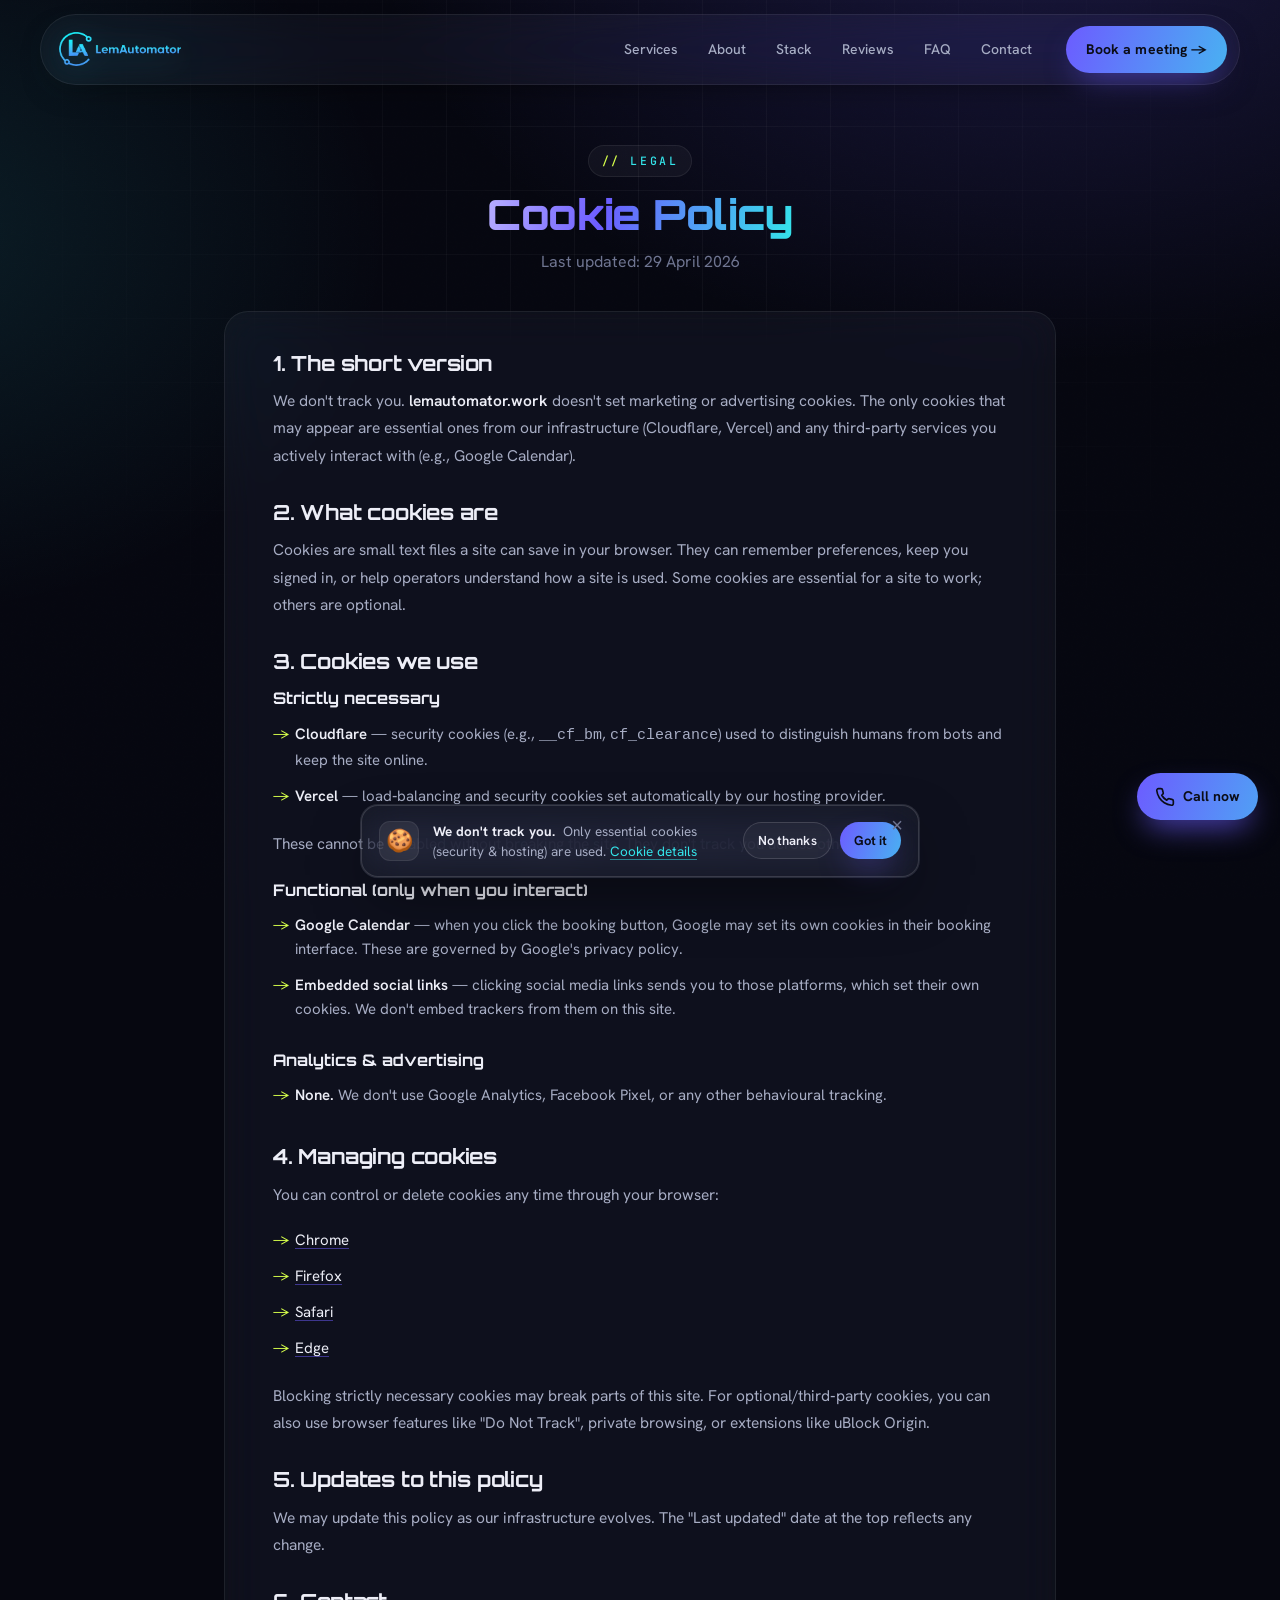
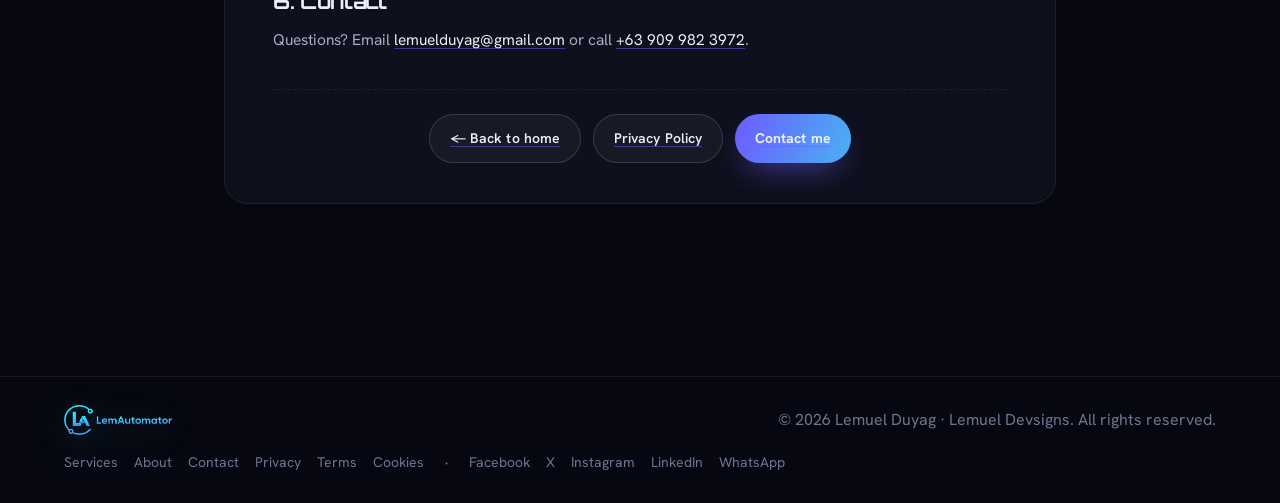
<file: cookies.html>
<!doctype html>
<html lang="en">
<head>
<meta charset="utf-8" />
<meta name="viewport" content="width=device-width, initial-scale=1, viewport-fit=cover" />
<meta name="theme-color" content="#0a0b14" />

<title>Cookie Policy — Lem Automator</title>
<meta name="description" content="Cookie policy for Lem Automator (Lemuel Duyag) — what cookies this site uses and how to manage them." />
<meta name="robots" content="index,follow" />
<link rel="canonical" href="https://lemautomator.work/cookies.html" />

<link rel="icon" type="image/png" href="images/favicon.png" />
<link rel="apple-touch-icon" href="images/favicon.png" />

<link rel="preconnect" href="https://fonts.googleapis.com" />
<link rel="preconnect" href="https://fonts.gstatic.com" crossorigin />
<link href="https://fonts.googleapis.com/css2?family=Orbitron:wght@500;600;700;800;900&family=Hanken+Grotesk:wght@400;500;600;700&family=JetBrains+Mono:wght@500;600&display=swap" rel="stylesheet" />
<link rel="stylesheet" href="styles.css?v=20261104" />
<noscript><style>[data-reveal]{opacity:1;transform:none}</style></noscript>

<meta property="og:type" content="website" />
<meta property="og:site_name" content="Lem Automator" />
<meta property="og:title" content="Cookie Policy — Lem Automator" />
<meta property="og:description" content="Which cookies lemautomator.work uses and how to control them." />
<meta property="og:url" content="https://lemautomator.work/cookies.html" />
<meta property="og:image" content="https://lemautomator.work/images/og-card.jpg" />
<meta property="og:image:width" content="1200" />
<meta property="og:image:height" content="630" />
<meta name="twitter:card" content="summary_large_image" />
<meta name="twitter:image" content="https://lemautomator.work/images/og-card.jpg" />
<meta name="robots" content="index,follow,max-image-preview:large" />
<script type="application/ld+json">
{
  "@context": "https://schema.org",
  "@graph": [
    {
      "@type": "WebPage",
      "@id": "https://lemautomator.work/cookies.html#webpage",
      "url": "https://lemautomator.work/cookies.html",
      "name": "Cookie Policy — Lem Automator",
      "description": "Which cookies lemautomator.work uses and how to control them.",
      "isPartOf": {
        "@id": "https://lemautomator.work/#website"
      },
      "publisher": {
        "@id": "https://lemautomator.work/#business"
      },
      "inLanguage": "en"
    },
    {
      "@type": "BreadcrumbList",
      "itemListElement": [
        {
          "@type": "ListItem",
          "position": 1,
          "name": "Home",
          "item": "https://lemautomator.work/"
        },
        {
          "@type": "ListItem",
          "position": 2,
          "name": "Cookie Policy",
          "item": "https://lemautomator.work/cookies.html"
        }
      ]
    }
  ]
}
</script>
</head>
<body>

<div class="bg">
  <div class="grid"></div>
  <div class="orb orb-a"></div>
  <div class="orb orb-b"></div>
  <div class="orb orb-c"></div>
  <div class="noise"></div>
</div>

<header class="nav glass">
  <a href="index.html" class="brand" aria-label="Lem Automator home">
    <img src="images/logo.png" alt="LemAutomator" class="brand-logo" width="718" height="200" />
  </a>
  <nav class="nav-links" aria-label="Primary">
    <a href="index.html#services">Services</a>
    <a href="index.html#about">About</a>
    <a href="index.html#stack">Stack</a>
    <a href="index.html#reviews">Reviews</a>
    <a href="index.html#faq">FAQ</a>
    <a href="index.html#contact">Contact</a>
  </nav>
  <a href="index.html#book" class="btn btn-primary nav-cta">Book a meeting →</a>
  <button class="menu-btn" aria-label="Menu" aria-expanded="false">
    <span></span><span></span><span></span>
  </button>
</header>

<main id="top">
<section class="section legal">
  <div class="legal-head" data-reveal>
    <span class="eyebrow">Legal</span>
    <h1 class="legal-title"><span class="grad">Cookie Policy</span></h1>
    <p class="muted">Last updated: <time datetime="2026-04-29">29 April 2026</time></p>
  </div>

  <article class="legal-body glass" data-reveal>

    <h2>1. The short version</h2>
    <p>
      We don't track you. <strong>lemautomator.work</strong> doesn't set marketing or advertising cookies. The only cookies that may appear are essential ones from our infrastructure (Cloudflare, Vercel) and any third‑party services you actively interact with (e.g., Google Calendar).
    </p>

    <h2>2. What cookies are</h2>
    <p>
      Cookies are small text files a site can save in your browser. They can remember preferences, keep you signed in, or help operators understand how a site is used. Some cookies are essential for a site to work; others are optional.
    </p>

    <h2>3. Cookies we use</h2>

    <h3 style="font-size:1rem; margin: 16px 0 8px; color: var(--ink); font-family: var(--font-display);">Strictly necessary</h3>
    <ul>
      <li><strong>Cloudflare</strong> — security cookies (e.g., <code>__cf_bm</code>, <code>cf_clearance</code>) used to distinguish humans from bots and keep the site online.</li>
      <li><strong>Vercel</strong> — load‑balancing and security cookies set automatically by our hosting provider.</li>
    </ul>
    <p class="muted small">These cannot be disabled without breaking the site. They don't track you across other sites.</p>

    <h3 style="font-size:1rem; margin: 24px 0 8px; color: var(--ink); font-family: var(--font-display);">Functional (only when you interact)</h3>
    <ul>
      <li><strong>Google Calendar</strong> — when you click the booking button, Google may set its own cookies in their booking interface. These are governed by Google's privacy policy.</li>
      <li><strong>Embedded social links</strong> — clicking social media links sends you to those platforms, which set their own cookies. We don't embed trackers from them on this site.</li>
    </ul>

    <h3 style="font-size:1rem; margin: 24px 0 8px; color: var(--ink); font-family: var(--font-display);">Analytics &amp; advertising</h3>
    <ul>
      <li><strong>None.</strong> We don't use Google Analytics, Facebook Pixel, or any other behavioural tracking.</li>
    </ul>

    <h2>4. Managing cookies</h2>
    <p>You can control or delete cookies any time through your browser:</p>
    <ul>
      <li><a href="https://support.google.com/chrome/answer/95647" target="_blank" rel="noopener">Chrome</a></li>
      <li><a href="https://support.mozilla.org/kb/clear-cookies-and-site-data-firefox" target="_blank" rel="noopener">Firefox</a></li>
      <li><a href="https://support.apple.com/guide/safari/manage-cookies-sfri11471/mac" target="_blank" rel="noopener">Safari</a></li>
      <li><a href="https://support.microsoft.com/microsoft-edge/delete-cookies-in-microsoft-edge-63947406-40ac-c3b8-57b9-2a946a29ae09" target="_blank" rel="noopener">Edge</a></li>
    </ul>
    <p>
      Blocking strictly necessary cookies may break parts of this site. For optional/third‑party cookies, you can also use browser features like "Do Not Track", private browsing, or extensions like uBlock Origin.
    </p>

    <h2>5. Updates to this policy</h2>
    <p>
      We may update this policy as our infrastructure evolves. The "Last updated" date at the top reflects any change.
    </p>

    <h2>6. Contact</h2>
    <p>
      Questions? Email <a href="mailto:lemuelduyag@gmail.com">lemuelduyag@gmail.com</a> or call <a href="tel:+639099823972">+63 909 982 3972</a>.
    </p>

    <div class="legal-cta">
      <a href="index.html" class="btn btn-ghost">← Back to home</a>
      <a href="privacy.html" class="btn btn-ghost">Privacy Policy</a>
      <a href="index.html#contact" class="btn btn-primary">Contact me</a>
    </div>
  </article>
</section>
</main>

<footer class="footer">
  <div class="footer-inner">
    <div class="brand">
      <img src="images/logo.png" alt="LemAutomator" class="brand-logo" width="718" height="200" />
    </div>
    <p class="muted">© <span id="year"></span> Lemuel Duyag · Lemuel Devsigns. All rights reserved.</p>
    <div class="foot-links">
      <a href="index.html#services">Services</a>
      <a href="index.html#about">About</a>
      <a href="index.html#contact">Contact</a>
      <a href="privacy.html">Privacy</a>
      <a href="terms.html">Terms</a>
      <a href="cookies.html">Cookies</a>
      <span class="foot-sep">·</span>
      <a href="https://www.facebook.com/raymond.penyafort.3" target="_blank" rel="noopener">Facebook</a>
      <a href="https://x.com/lemuelduyag1" target="_blank" rel="noopener">X</a>
      <a href="https://www.instagram.com/lemuelcreativity/" target="_blank" rel="noopener">Instagram</a>
      <a href="https://www.linkedin.com/in/lemuel-duyag-455935b7/" target="_blank" rel="noopener">LinkedIn</a>
      <a href="https://wa.me/639099823972" target="_blank" rel="noopener">WhatsApp</a>
    </div>
  </div>
</footer>

<a href="tel:+639099823972" class="fab fab-call" aria-label="Call now">
  <svg viewBox="0 0 24 24" width="20" height="20" aria-hidden="true"><path d="M22 16.92v3a2 2 0 0 1-2.18 2 19.79 19.79 0 0 1-8.63-3.07 19.5 19.5 0 0 1-6-6 19.79 19.79 0 0 1-3.07-8.67A2 2 0 0 1 4.11 2h3a2 2 0 0 1 2 1.72c.13.96.37 1.9.7 2.81a2 2 0 0 1-.45 2.11L8.09 9.91a16 16 0 0 0 6 6l1.27-1.27a2 2 0 0 1 2.11-.45c.91.33 1.85.57 2.81.7A2 2 0 0 1 22 16.92z" stroke="currentColor" stroke-width="2" fill="none" stroke-linecap="round" stroke-linejoin="round"/></svg>
  <span>Call now</span>
</a>

<script src="script.js?v=20261104" defer></script>
<script>
  document.getElementById('year').textContent = new Date().getFullYear();
</script>
</body>
</html>
</file>
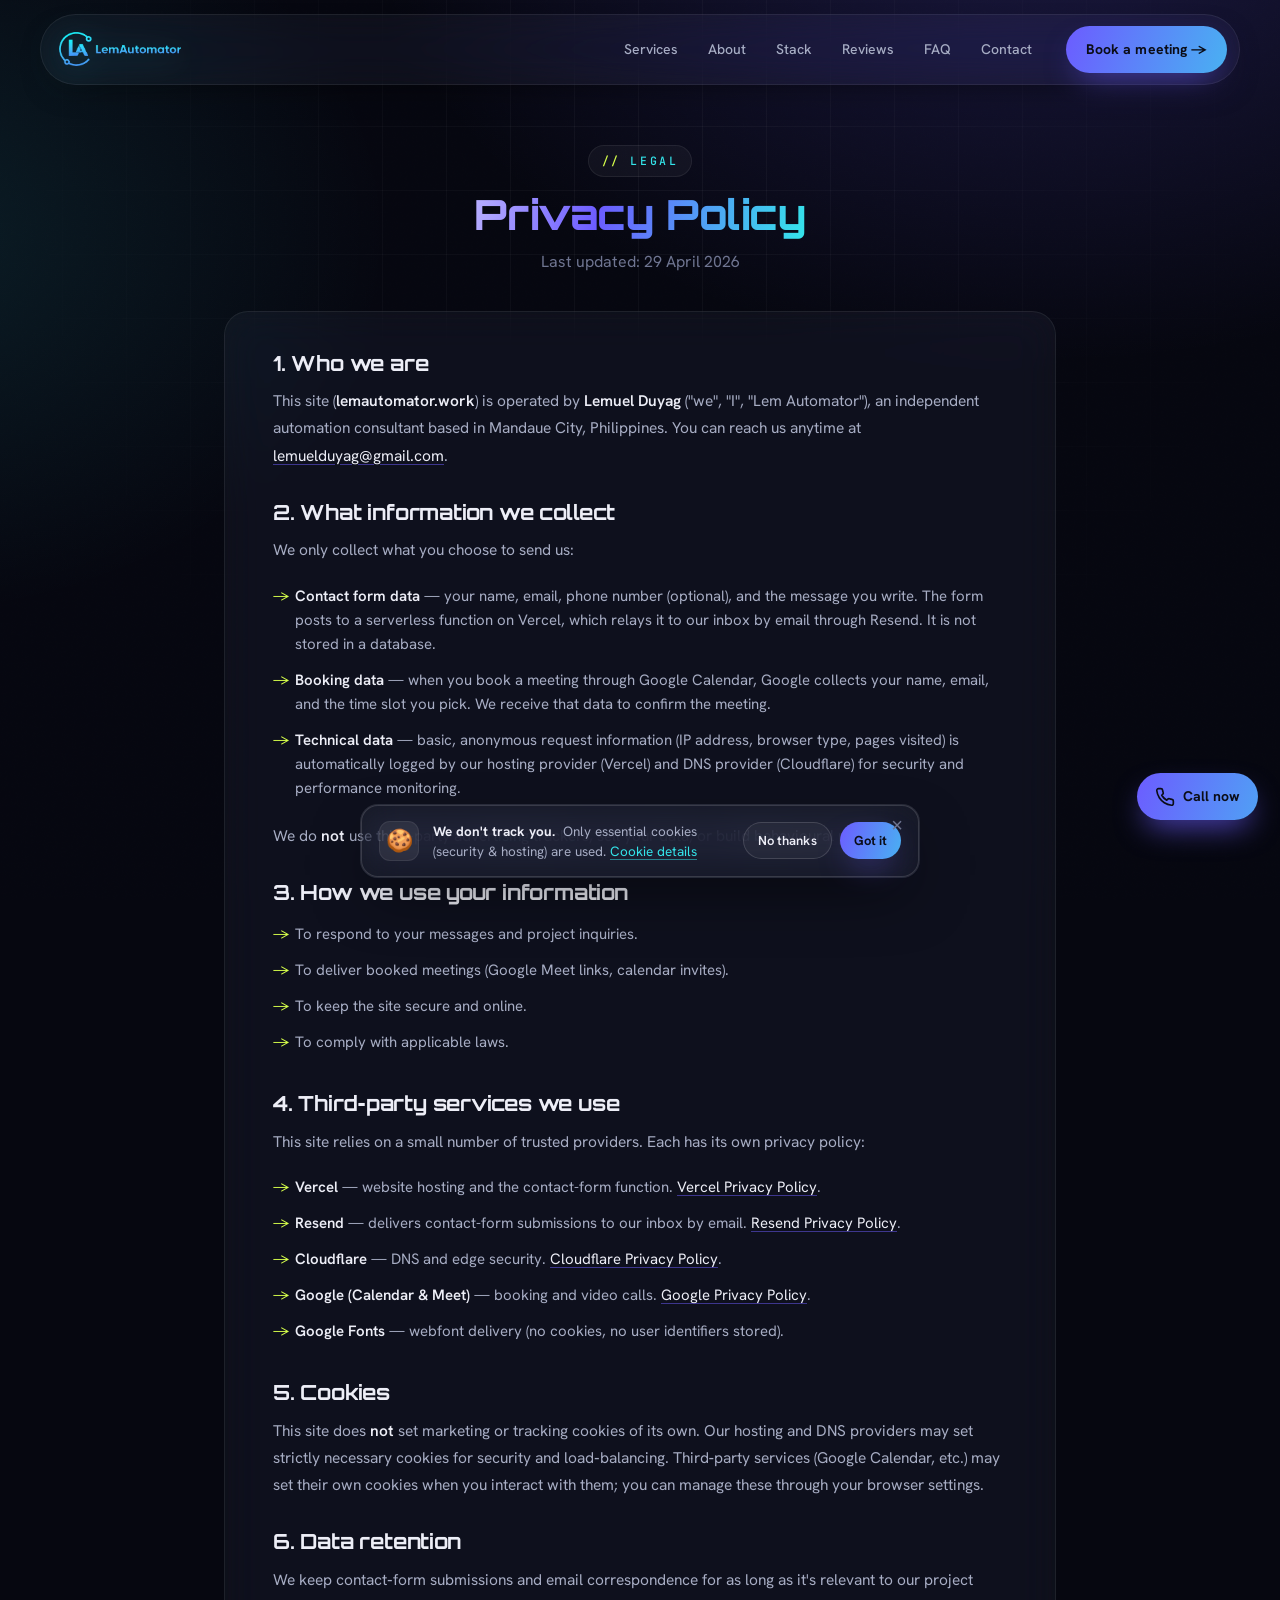
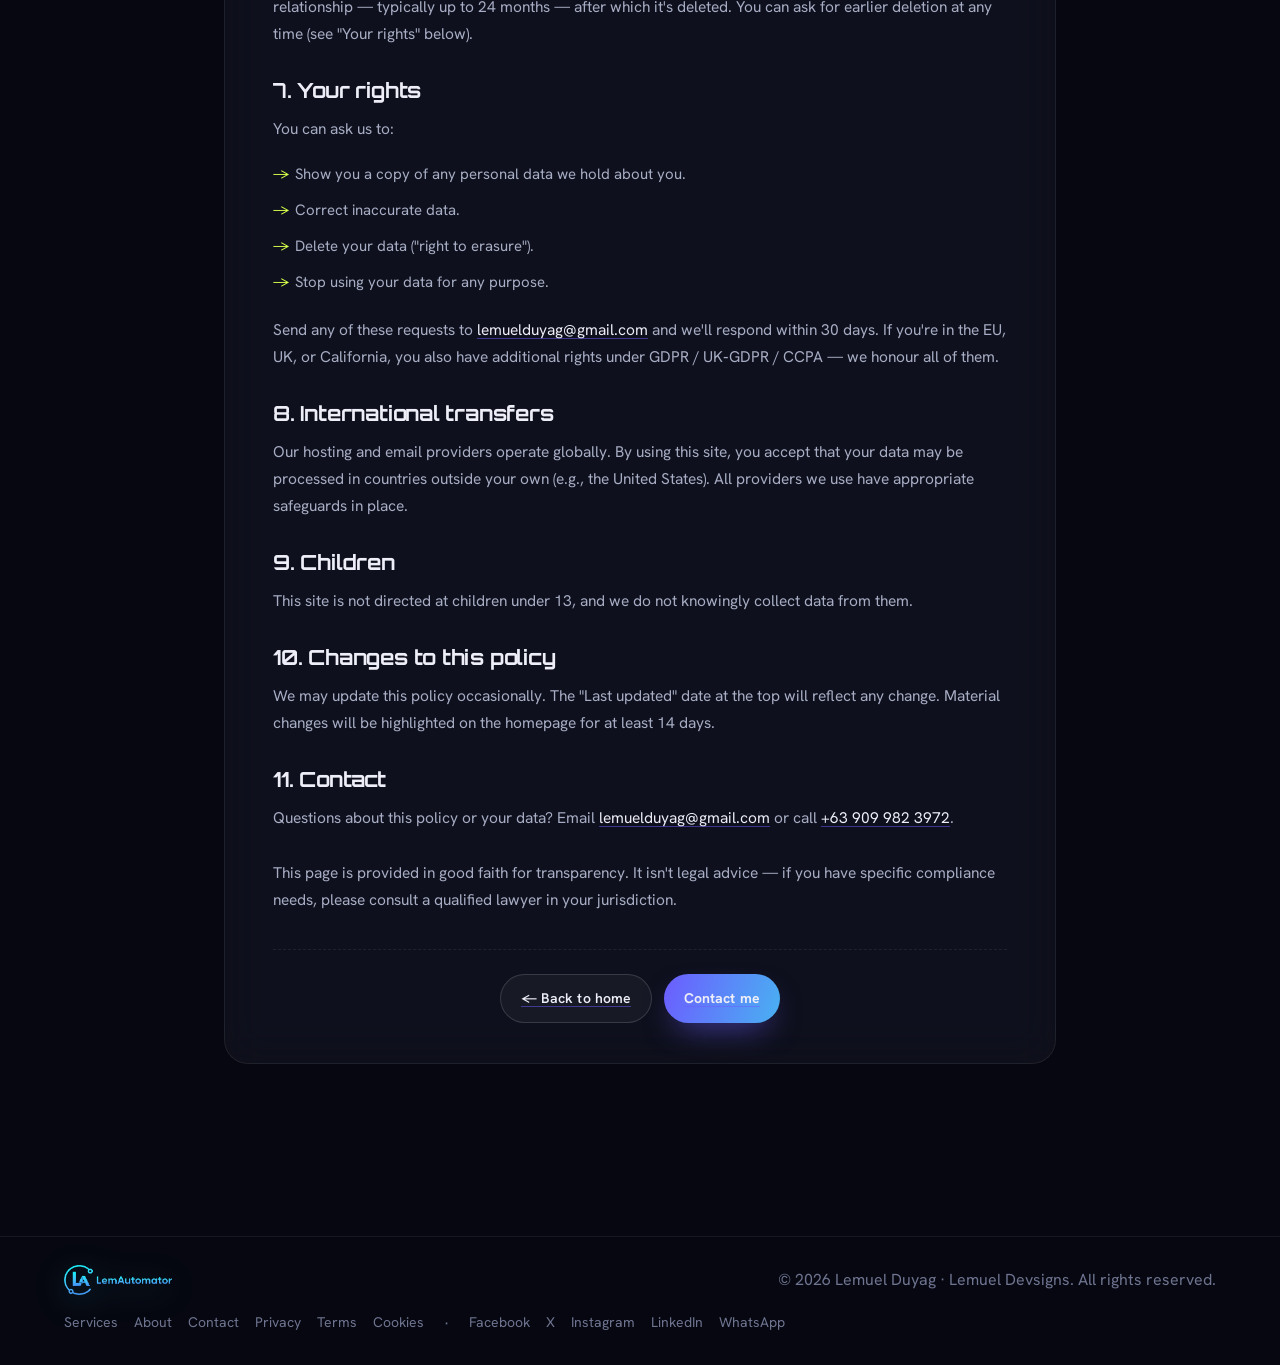
<file: privacy.html>
<!doctype html>
<html lang="en">
<head>
<meta charset="utf-8" />
<meta name="viewport" content="width=device-width, initial-scale=1, viewport-fit=cover" />
<meta name="theme-color" content="#0a0b14" />

<title>Privacy Policy — Lem Automator</title>
<meta name="description" content="Privacy policy for Lem Automator (Lemuel Duyag) — how we collect, use, and protect your information." />
<meta name="robots" content="index,follow" />
<link rel="canonical" href="https://lemautomator.work/privacy.html" />

<link rel="icon" type="image/png" href="images/favicon.png" />
<link rel="apple-touch-icon" href="images/favicon.png" />

<link rel="preconnect" href="https://fonts.googleapis.com" />
<link rel="preconnect" href="https://fonts.gstatic.com" crossorigin />
<link href="https://fonts.googleapis.com/css2?family=Orbitron:wght@500;600;700;800;900&family=Hanken+Grotesk:wght@400;500;600;700&family=JetBrains+Mono:wght@500;600&display=swap" rel="stylesheet" />
<link rel="stylesheet" href="styles.css?v=20261104" />
<noscript><style>[data-reveal]{opacity:1;transform:none}</style></noscript>

<meta property="og:type" content="website" />
<meta property="og:site_name" content="Lem Automator" />
<meta property="og:title" content="Privacy Policy — Lem Automator" />
<meta property="og:description" content="How Lem Automator collects, uses and protects your personal data." />
<meta property="og:url" content="https://lemautomator.work/privacy.html" />
<meta property="og:image" content="https://lemautomator.work/images/og-card.jpg" />
<meta property="og:image:width" content="1200" />
<meta property="og:image:height" content="630" />
<meta name="twitter:card" content="summary_large_image" />
<meta name="twitter:image" content="https://lemautomator.work/images/og-card.jpg" />
<meta name="robots" content="index,follow,max-image-preview:large" />
<script type="application/ld+json">
{
  "@context": "https://schema.org",
  "@graph": [
    {
      "@type": "WebPage",
      "@id": "https://lemautomator.work/privacy.html#webpage",
      "url": "https://lemautomator.work/privacy.html",
      "name": "Privacy Policy — Lem Automator",
      "description": "How Lem Automator collects, uses and protects your personal data.",
      "isPartOf": {
        "@id": "https://lemautomator.work/#website"
      },
      "publisher": {
        "@id": "https://lemautomator.work/#business"
      },
      "inLanguage": "en"
    },
    {
      "@type": "BreadcrumbList",
      "itemListElement": [
        {
          "@type": "ListItem",
          "position": 1,
          "name": "Home",
          "item": "https://lemautomator.work/"
        },
        {
          "@type": "ListItem",
          "position": 2,
          "name": "Privacy Policy",
          "item": "https://lemautomator.work/privacy.html"
        }
      ]
    }
  ]
}
</script>
</head>
<body>

<div class="bg">
  <div class="grid"></div>
  <div class="orb orb-a"></div>
  <div class="orb orb-b"></div>
  <div class="orb orb-c"></div>
  <div class="noise"></div>
</div>

<header class="nav glass">
  <a href="index.html" class="brand" aria-label="Lem Automator home">
    <img src="images/logo.png" alt="LemAutomator" class="brand-logo" width="718" height="200" />
  </a>
  <nav class="nav-links" aria-label="Primary">
    <a href="index.html#services">Services</a>
    <a href="index.html#about">About</a>
    <a href="index.html#stack">Stack</a>
    <a href="index.html#reviews">Reviews</a>
    <a href="index.html#faq">FAQ</a>
    <a href="index.html#contact">Contact</a>
  </nav>
  <a href="index.html#book" class="btn btn-primary nav-cta">Book a meeting →</a>
  <button class="menu-btn" aria-label="Menu" aria-expanded="false">
    <span></span><span></span><span></span>
  </button>
</header>

<main id="top">
<section class="section legal">
  <div class="legal-head" data-reveal>
    <span class="eyebrow">Legal</span>
    <h1 class="legal-title"><span class="grad">Privacy Policy</span></h1>
    <p class="muted">Last updated: <time datetime="2026-04-29">29 April 2026</time></p>
  </div>

  <article class="legal-body glass" data-reveal>

    <h2>1. Who we are</h2>
    <p>
      This site (<strong>lemautomator.work</strong>) is operated by <strong>Lemuel Duyag</strong> ("we", "I", "Lem Automator"), an independent automation consultant based in Mandaue City, Philippines.
      You can reach us anytime at <a href="mailto:lemuelduyag@gmail.com">lemuelduyag@gmail.com</a>.
    </p>

    <h2>2. What information we collect</h2>
    <p>We only collect what you choose to send us:</p>
    <ul>
      <li><strong>Contact form data</strong> — your name, email, phone number (optional), and the message you write. The form posts to a serverless function on Vercel, which relays it to our inbox by email through Resend. It is not stored in a database.</li>
      <li><strong>Booking data</strong> — when you book a meeting through Google Calendar, Google collects your name, email, and the time slot you pick. We receive that data to confirm the meeting.</li>
      <li><strong>Technical data</strong> — basic, anonymous request information (IP address, browser type, pages visited) is automatically logged by our hosting provider (Vercel) and DNS provider (Cloudflare) for security and performance monitoring.</li>
    </ul>
    <p>We do <strong>not</strong> use third‑party advertising trackers, sell your data, or build behavioural profiles.</p>

    <h2>3. How we use your information</h2>
    <ul>
      <li>To respond to your messages and project inquiries.</li>
      <li>To deliver booked meetings (Google Meet links, calendar invites).</li>
      <li>To keep the site secure and online.</li>
      <li>To comply with applicable laws.</li>
    </ul>

    <h2>4. Third‑party services we use</h2>
    <p>This site relies on a small number of trusted providers. Each has its own privacy policy:</p>
    <ul>
      <li><strong>Vercel</strong> — website hosting and the contact-form function. <a href="https://vercel.com/legal/privacy-policy" target="_blank" rel="noopener">Vercel Privacy Policy</a>.</li>
      <li><strong>Resend</strong> — delivers contact-form submissions to our inbox by email. <a href="https://resend.com/legal/privacy-policy" target="_blank" rel="noopener">Resend Privacy Policy</a>.</li>
      <li><strong>Cloudflare</strong> — DNS and edge security. <a href="https://www.cloudflare.com/privacypolicy/" target="_blank" rel="noopener">Cloudflare Privacy Policy</a>.</li>
      <li><strong>Google (Calendar &amp; Meet)</strong> — booking and video calls. <a href="https://policies.google.com/privacy" target="_blank" rel="noopener">Google Privacy Policy</a>.</li>
      <li><strong>Google Fonts</strong> — webfont delivery (no cookies, no user identifiers stored).</li>
    </ul>

    <h2>5. Cookies</h2>
    <p>
      This site does <strong>not</strong> set marketing or tracking cookies of its own. Our hosting and DNS providers may set strictly necessary cookies for security and load‑balancing. Third‑party services (Google Calendar, etc.) may set their own cookies when you interact with them; you can manage these through your browser settings.
    </p>

    <h2>6. Data retention</h2>
    <p>
      We keep contact‑form submissions and email correspondence for as long as it's relevant to our project relationship — typically up to 24 months — after which it's deleted. You can ask for earlier deletion at any time (see "Your rights" below).
    </p>

    <h2>7. Your rights</h2>
    <p>You can ask us to:</p>
    <ul>
      <li>Show you a copy of any personal data we hold about you.</li>
      <li>Correct inaccurate data.</li>
      <li>Delete your data ("right to erasure").</li>
      <li>Stop using your data for any purpose.</li>
    </ul>
    <p>
      Send any of these requests to <a href="mailto:lemuelduyag@gmail.com">lemuelduyag@gmail.com</a> and we'll respond within 30 days. If you're in the EU, UK, or California, you also have additional rights under GDPR / UK‑GDPR / CCPA — we honour all of them.
    </p>

    <h2>8. International transfers</h2>
    <p>
      Our hosting and email providers operate globally. By using this site, you accept that your data may be processed in countries outside your own (e.g., the United States). All providers we use have appropriate safeguards in place.
    </p>

    <h2>9. Children</h2>
    <p>
      This site is not directed at children under 13, and we do not knowingly collect data from them.
    </p>

    <h2>10. Changes to this policy</h2>
    <p>
      We may update this policy occasionally. The "Last updated" date at the top will reflect any change. Material changes will be highlighted on the homepage for at least 14 days.
    </p>

    <h2>11. Contact</h2>
    <p>
      Questions about this policy or your data? Email <a href="mailto:lemuelduyag@gmail.com">lemuelduyag@gmail.com</a> or call <a href="tel:+639099823972">+63 909 982 3972</a>.
    </p>

    <p class="muted small" style="margin-top: 28px;">
      This page is provided in good faith for transparency. It isn't legal advice — if you have specific compliance needs, please consult a qualified lawyer in your jurisdiction.
    </p>

    <div class="legal-cta">
      <a href="index.html" class="btn btn-ghost">← Back to home</a>
      <a href="index.html#contact" class="btn btn-primary">Contact me</a>
    </div>
  </article>
</section>
</main>

<footer class="footer">
  <div class="footer-inner">
    <div class="brand">
      <img src="images/logo.png" alt="LemAutomator" class="brand-logo" width="718" height="200" />
    </div>
    <p class="muted">© <span id="year"></span> Lemuel Duyag · Lemuel Devsigns. All rights reserved.</p>
    <div class="foot-links">
      <a href="index.html#services">Services</a>
      <a href="index.html#about">About</a>
      <a href="index.html#contact">Contact</a>
      <a href="privacy.html">Privacy</a>
      <a href="terms.html">Terms</a>
      <a href="cookies.html">Cookies</a>
      <span class="foot-sep">·</span>
      <a href="https://www.facebook.com/raymond.penyafort.3" target="_blank" rel="noopener">Facebook</a>
      <a href="https://x.com/lemuelduyag1" target="_blank" rel="noopener">X</a>
      <a href="https://www.instagram.com/lemuelcreativity/" target="_blank" rel="noopener">Instagram</a>
      <a href="https://www.linkedin.com/in/lemuel-duyag-455935b7/" target="_blank" rel="noopener">LinkedIn</a>
      <a href="https://wa.me/639099823972" target="_blank" rel="noopener">WhatsApp</a>
    </div>
  </div>
</footer>

<a href="tel:+639099823972" class="fab fab-call" aria-label="Call now">
  <svg viewBox="0 0 24 24" width="20" height="20" aria-hidden="true"><path d="M22 16.92v3a2 2 0 0 1-2.18 2 19.79 19.79 0 0 1-8.63-3.07 19.5 19.5 0 0 1-6-6 19.79 19.79 0 0 1-3.07-8.67A2 2 0 0 1 4.11 2h3a2 2 0 0 1 2 1.72c.13.96.37 1.9.7 2.81a2 2 0 0 1-.45 2.11L8.09 9.91a16 16 0 0 0 6 6l1.27-1.27a2 2 0 0 1 2.11-.45c.91.33 1.85.57 2.81.7A2 2 0 0 1 22 16.92z" stroke="currentColor" stroke-width="2" fill="none" stroke-linecap="round" stroke-linejoin="round"/></svg>
  <span>Call now</span>
</a>

<script src="script.js?v=20261104" defer></script>
<script>
  document.getElementById('year').textContent = new Date().getFullYear();
</script>
</body>
</html>
</file>
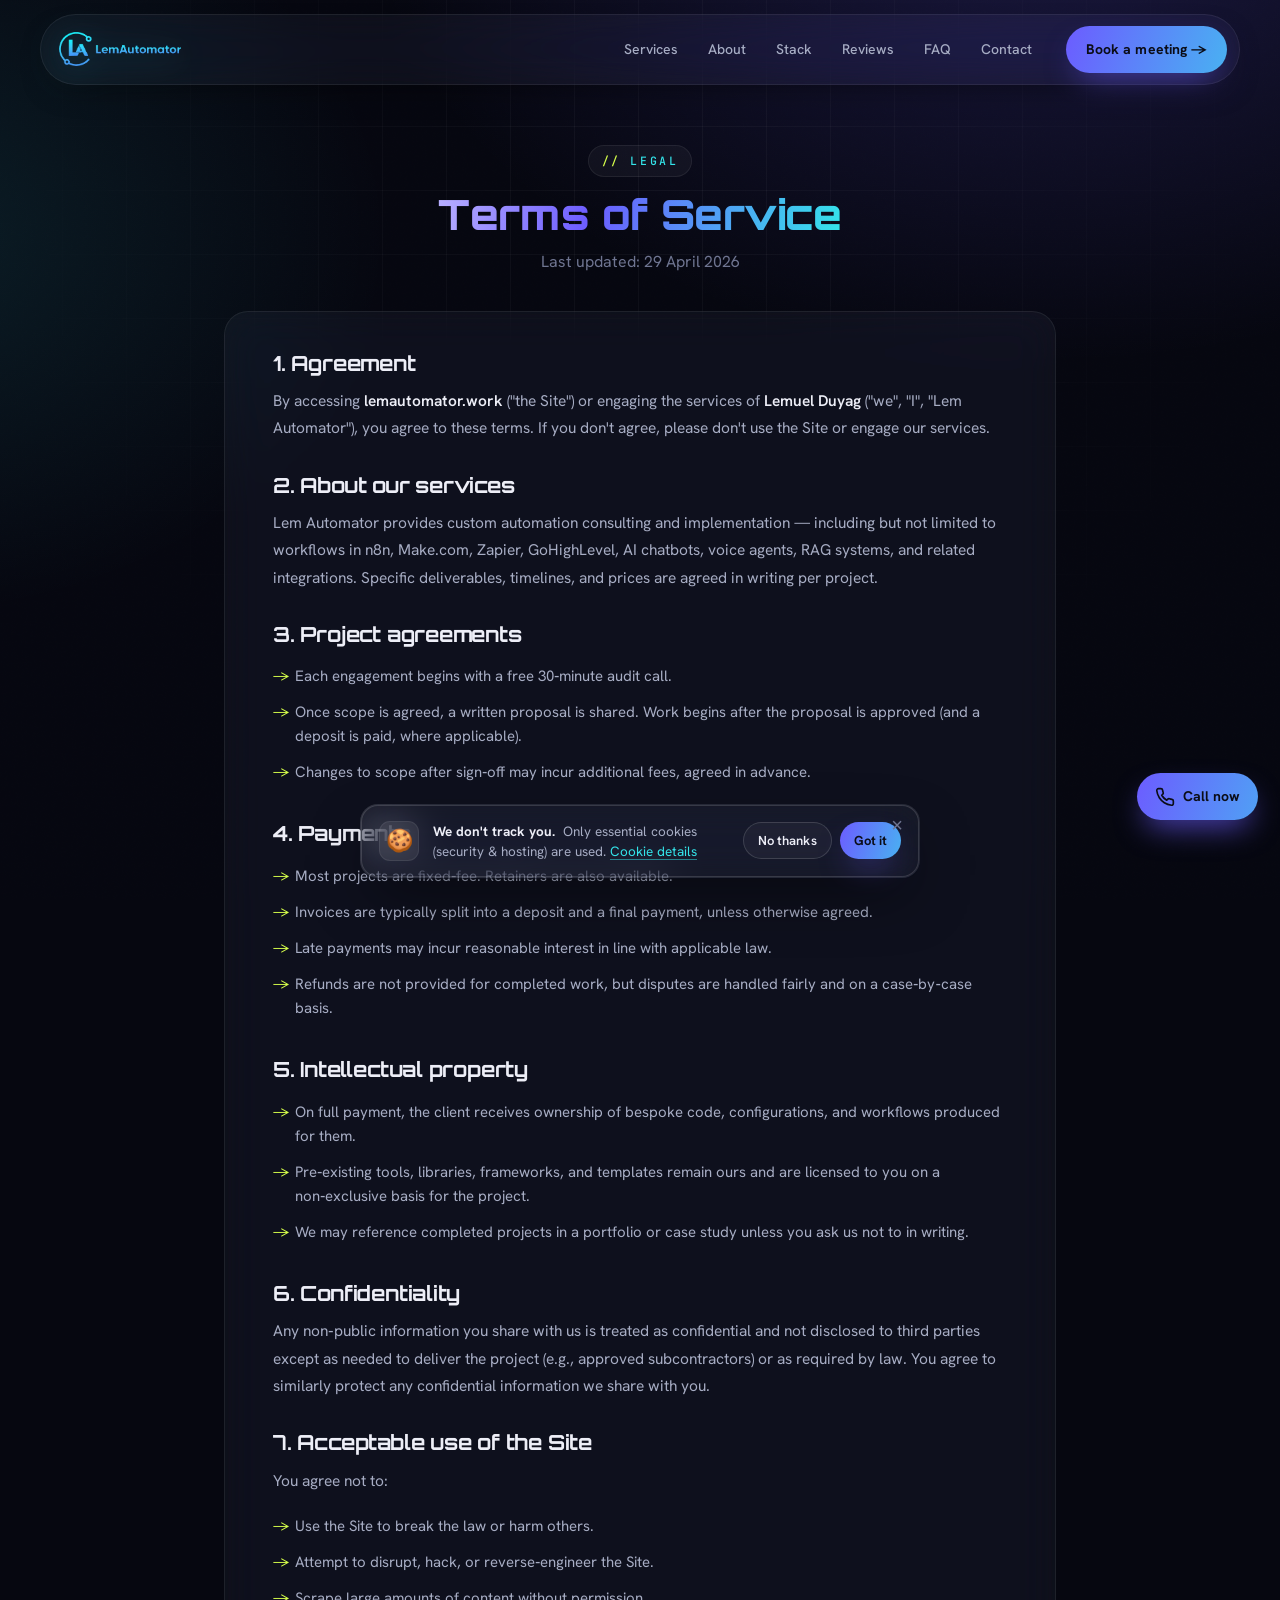
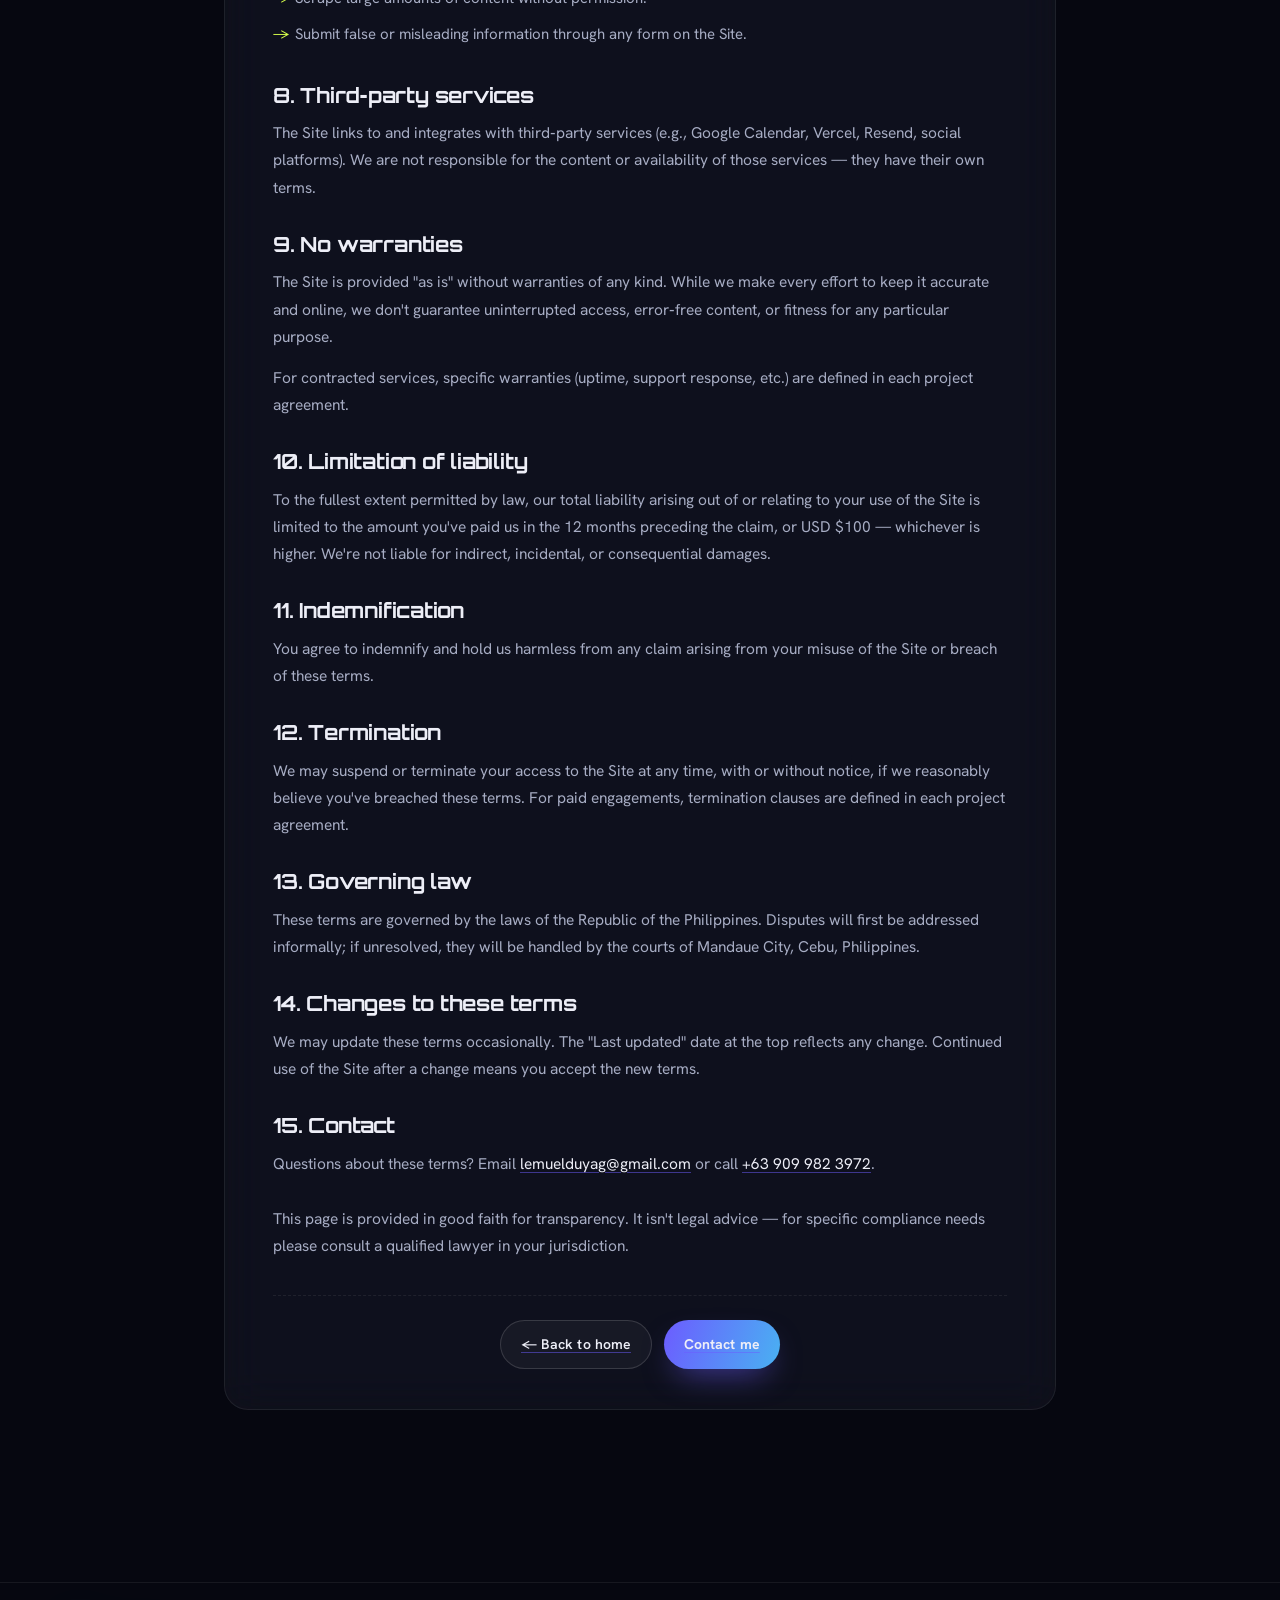
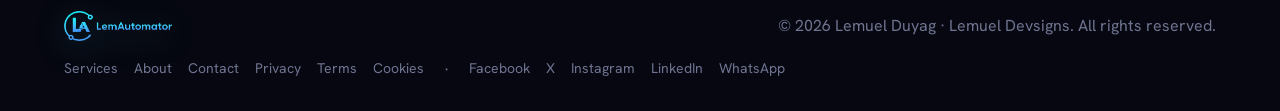
<file: terms.html>
<!doctype html>
<html lang="en">
<head>
<meta charset="utf-8" />
<meta name="viewport" content="width=device-width, initial-scale=1, viewport-fit=cover" />
<meta name="theme-color" content="#0a0b14" />

<title>Terms of Service — Lem Automator</title>
<meta name="description" content="Terms of service for Lem Automator (Lemuel Duyag) — the rules for using this site and engaging our services." />
<meta name="robots" content="index,follow" />
<link rel="canonical" href="https://lemautomator.work/terms.html" />

<link rel="icon" type="image/png" href="images/favicon.png" />
<link rel="apple-touch-icon" href="images/favicon.png" />

<link rel="preconnect" href="https://fonts.googleapis.com" />
<link rel="preconnect" href="https://fonts.gstatic.com" crossorigin />
<link href="https://fonts.googleapis.com/css2?family=Orbitron:wght@500;600;700;800;900&family=Hanken+Grotesk:wght@400;500;600;700&family=JetBrains+Mono:wght@500;600&display=swap" rel="stylesheet" />
<link rel="stylesheet" href="styles.css?v=20261104" />
<noscript><style>[data-reveal]{opacity:1;transform:none}</style></noscript>

<meta property="og:type" content="website" />
<meta property="og:site_name" content="Lem Automator" />
<meta property="og:title" content="Terms of Service — Lem Automator" />
<meta property="og:description" content="The terms governing use of the Lem Automator website and services." />
<meta property="og:url" content="https://lemautomator.work/terms.html" />
<meta property="og:image" content="https://lemautomator.work/images/og-card.jpg" />
<meta property="og:image:width" content="1200" />
<meta property="og:image:height" content="630" />
<meta name="twitter:card" content="summary_large_image" />
<meta name="twitter:image" content="https://lemautomator.work/images/og-card.jpg" />
<meta name="robots" content="index,follow,max-image-preview:large" />
<script type="application/ld+json">
{
  "@context": "https://schema.org",
  "@graph": [
    {
      "@type": "WebPage",
      "@id": "https://lemautomator.work/terms.html#webpage",
      "url": "https://lemautomator.work/terms.html",
      "name": "Terms of Service — Lem Automator",
      "description": "The terms governing use of the Lem Automator website and services.",
      "isPartOf": {
        "@id": "https://lemautomator.work/#website"
      },
      "publisher": {
        "@id": "https://lemautomator.work/#business"
      },
      "inLanguage": "en"
    },
    {
      "@type": "BreadcrumbList",
      "itemListElement": [
        {
          "@type": "ListItem",
          "position": 1,
          "name": "Home",
          "item": "https://lemautomator.work/"
        },
        {
          "@type": "ListItem",
          "position": 2,
          "name": "Terms of Service",
          "item": "https://lemautomator.work/terms.html"
        }
      ]
    }
  ]
}
</script>
</head>
<body>

<div class="bg">
  <div class="grid"></div>
  <div class="orb orb-a"></div>
  <div class="orb orb-b"></div>
  <div class="orb orb-c"></div>
  <div class="noise"></div>
</div>

<header class="nav glass">
  <a href="index.html" class="brand" aria-label="Lem Automator home">
    <img src="images/logo.png" alt="LemAutomator" class="brand-logo" width="718" height="200" />
  </a>
  <nav class="nav-links" aria-label="Primary">
    <a href="index.html#services">Services</a>
    <a href="index.html#about">About</a>
    <a href="index.html#stack">Stack</a>
    <a href="index.html#reviews">Reviews</a>
    <a href="index.html#faq">FAQ</a>
    <a href="index.html#contact">Contact</a>
  </nav>
  <a href="index.html#book" class="btn btn-primary nav-cta">Book a meeting →</a>
  <button class="menu-btn" aria-label="Menu" aria-expanded="false">
    <span></span><span></span><span></span>
  </button>
</header>

<main id="top">
<section class="section legal">
  <div class="legal-head" data-reveal>
    <span class="eyebrow">Legal</span>
    <h1 class="legal-title"><span class="grad">Terms of Service</span></h1>
    <p class="muted">Last updated: <time datetime="2026-04-29">29 April 2026</time></p>
  </div>

  <article class="legal-body glass" data-reveal>

    <h2>1. Agreement</h2>
    <p>
      By accessing <strong>lemautomator.work</strong> ("the Site") or engaging the services of <strong>Lemuel Duyag</strong> ("we", "I", "Lem Automator"), you agree to these terms. If you don't agree, please don't use the Site or engage our services.
    </p>

    <h2>2. About our services</h2>
    <p>
      Lem Automator provides custom automation consulting and implementation — including but not limited to workflows in n8n, Make.com, Zapier, GoHighLevel, AI chatbots, voice agents, RAG systems, and related integrations. Specific deliverables, timelines, and prices are agreed in writing per project.
    </p>

    <h2>3. Project agreements</h2>
    <ul>
      <li>Each engagement begins with a free 30‑minute audit call.</li>
      <li>Once scope is agreed, a written proposal is shared. Work begins after the proposal is approved (and a deposit is paid, where applicable).</li>
      <li>Changes to scope after sign‑off may incur additional fees, agreed in advance.</li>
    </ul>

    <h2>4. Payments</h2>
    <ul>
      <li>Most projects are fixed‑fee. Retainers are also available.</li>
      <li>Invoices are typically split into a deposit and a final payment, unless otherwise agreed.</li>
      <li>Late payments may incur reasonable interest in line with applicable law.</li>
      <li>Refunds are not provided for completed work, but disputes are handled fairly and on a case‑by‑case basis.</li>
    </ul>

    <h2>5. Intellectual property</h2>
    <ul>
      <li>On full payment, the client receives ownership of bespoke code, configurations, and workflows produced for them.</li>
      <li>Pre‑existing tools, libraries, frameworks, and templates remain ours and are licensed to you on a non‑exclusive basis for the project.</li>
      <li>We may reference completed projects in a portfolio or case study unless you ask us not to in writing.</li>
    </ul>

    <h2>6. Confidentiality</h2>
    <p>
      Any non‑public information you share with us is treated as confidential and not disclosed to third parties except as needed to deliver the project (e.g., approved subcontractors) or as required by law. You agree to similarly protect any confidential information we share with you.
    </p>

    <h2>7. Acceptable use of the Site</h2>
    <p>You agree not to:</p>
    <ul>
      <li>Use the Site to break the law or harm others.</li>
      <li>Attempt to disrupt, hack, or reverse‑engineer the Site.</li>
      <li>Scrape large amounts of content without permission.</li>
      <li>Submit false or misleading information through any form on the Site.</li>
    </ul>

    <h2>8. Third‑party services</h2>
    <p>
      The Site links to and integrates with third‑party services (e.g., Google Calendar, Vercel, Resend, social platforms). We are not responsible for the content or availability of those services — they have their own terms.
    </p>

    <h2>9. No warranties</h2>
    <p>
      The Site is provided "as is" without warranties of any kind. While we make every effort to keep it accurate and online, we don't guarantee uninterrupted access, error‑free content, or fitness for any particular purpose.
    </p>
    <p>
      For contracted services, specific warranties (uptime, support response, etc.) are defined in each project agreement.
    </p>

    <h2>10. Limitation of liability</h2>
    <p>
      To the fullest extent permitted by law, our total liability arising out of or relating to your use of the Site is limited to the amount you've paid us in the 12 months preceding the claim, or USD $100 — whichever is higher. We're not liable for indirect, incidental, or consequential damages.
    </p>

    <h2>11. Indemnification</h2>
    <p>
      You agree to indemnify and hold us harmless from any claim arising from your misuse of the Site or breach of these terms.
    </p>

    <h2>12. Termination</h2>
    <p>
      We may suspend or terminate your access to the Site at any time, with or without notice, if we reasonably believe you've breached these terms. For paid engagements, termination clauses are defined in each project agreement.
    </p>

    <h2>13. Governing law</h2>
    <p>
      These terms are governed by the laws of the Republic of the Philippines. Disputes will first be addressed informally; if unresolved, they will be handled by the courts of Mandaue City, Cebu, Philippines.
    </p>

    <h2>14. Changes to these terms</h2>
    <p>
      We may update these terms occasionally. The "Last updated" date at the top reflects any change. Continued use of the Site after a change means you accept the new terms.
    </p>

    <h2>15. Contact</h2>
    <p>
      Questions about these terms? Email <a href="mailto:lemuelduyag@gmail.com">lemuelduyag@gmail.com</a> or call <a href="tel:+639099823972">+63 909 982 3972</a>.
    </p>

    <p class="muted small" style="margin-top: 28px;">
      This page is provided in good faith for transparency. It isn't legal advice — for specific compliance needs please consult a qualified lawyer in your jurisdiction.
    </p>

    <div class="legal-cta">
      <a href="index.html" class="btn btn-ghost">← Back to home</a>
      <a href="index.html#contact" class="btn btn-primary">Contact me</a>
    </div>
  </article>
</section>
</main>

<footer class="footer">
  <div class="footer-inner">
    <div class="brand">
      <img src="images/logo.png" alt="LemAutomator" class="brand-logo" width="718" height="200" />
    </div>
    <p class="muted">© <span id="year"></span> Lemuel Duyag · Lemuel Devsigns. All rights reserved.</p>
    <div class="foot-links">
      <a href="index.html#services">Services</a>
      <a href="index.html#about">About</a>
      <a href="index.html#contact">Contact</a>
      <a href="privacy.html">Privacy</a>
      <a href="terms.html">Terms</a>
      <a href="cookies.html">Cookies</a>
      <span class="foot-sep">·</span>
      <a href="https://www.facebook.com/raymond.penyafort.3" target="_blank" rel="noopener">Facebook</a>
      <a href="https://x.com/lemuelduyag1" target="_blank" rel="noopener">X</a>
      <a href="https://www.instagram.com/lemuelcreativity/" target="_blank" rel="noopener">Instagram</a>
      <a href="https://www.linkedin.com/in/lemuel-duyag-455935b7/" target="_blank" rel="noopener">LinkedIn</a>
      <a href="https://wa.me/639099823972" target="_blank" rel="noopener">WhatsApp</a>
    </div>
  </div>
</footer>

<a href="tel:+639099823972" class="fab fab-call" aria-label="Call now">
  <svg viewBox="0 0 24 24" width="20" height="20" aria-hidden="true"><path d="M22 16.92v3a2 2 0 0 1-2.18 2 19.79 19.79 0 0 1-8.63-3.07 19.5 19.5 0 0 1-6-6 19.79 19.79 0 0 1-3.07-8.67A2 2 0 0 1 4.11 2h3a2 2 0 0 1 2 1.72c.13.96.37 1.9.7 2.81a2 2 0 0 1-.45 2.11L8.09 9.91a16 16 0 0 0 6 6l1.27-1.27a2 2 0 0 1 2.11-.45c.91.33 1.85.57 2.81.7A2 2 0 0 1 22 16.92z" stroke="currentColor" stroke-width="2" fill="none" stroke-linecap="round" stroke-linejoin="round"/></svg>
  <span>Call now</span>
</a>

<script src="script.js?v=20261104" defer></script>
<script>
  document.getElementById('year').textContent = new Date().getFullYear();
</script>
</body>
</html>
</file>
<file: styles.css>
/* ===== Tokens ===== */
:root {
  --bg: #060710;
  --bg-2: #0a0c17;
  --ink: #edeef7;
  --ink-2: #a7adc4;
  --muted: #6f7591;
  --line: rgba(255, 255, 255, 0.07);
  --line-2: rgba(255, 255, 255, 0.14);
  --glass: rgba(255, 255, 255, 0.04);
  --glass-2: rgba(255, 255, 255, 0.075);

  /* Brand — disciplined violet→cyan, with a single citron signal accent */
  --violet: #6c5cff;
  --violet-soft: #8b7dff;
  --cyan: #34e4ea;
  --citron: #d6ff4b;     /* the ownable, memorable pop — used sparingly */

  --accent: var(--violet);
  --accent-2: var(--cyan);
  --grad: linear-gradient(108deg, #6c5cff 0%, #34e4ea 100%);
  --grad-text: linear-gradient(104deg, #b9b0ff 0%, #6c5cff 38%, #34e4ea 100%);

  --shadow: 0 30px 80px -20px rgba(108, 92, 255, 0.35), 0 10px 30px -10px rgba(0, 0, 0, 0.65);
  --radius: 16px;
  --radius-lg: 24px;
  --ease: cubic-bezier(.2,.8,.2,1);

  --font-display: 'Orbitron', 'Hanken Grotesk', system-ui, sans-serif;
  --font-body: 'Hanken Grotesk', system-ui, -apple-system, Segoe UI, Roboto, sans-serif;
  --font-mono: 'JetBrains Mono', ui-monospace, 'SFMono-Regular', Menlo, monospace;
}

* { box-sizing: border-box; }
html, body { margin: 0; padding: 0; }
html { scroll-behavior: smooth; }
body {
  font-family: var(--font-body);
  color: var(--ink);
  background: var(--bg);
  line-height: 1.62;
  -webkit-font-smoothing: antialiased;
  text-rendering: optimizeLegibility;
  overflow-x: hidden;
}

a { color: inherit; text-decoration: none; }
img { max-width: 100%; display: block; }
::selection { background: var(--citron); color: #14160a; }

/* Orbitron is wide + geometric — tighter tracking and a touch more line-height,
   with reduced max sizes so the broad letterforms don't overflow narrow columns. */
h1, h2, h3 {
  font-family: var(--font-display);
  letter-spacing: -0.01em; line-height: 1.14; margin: 0;
  font-weight: 700;
}
h1 { font-size: clamp(2rem, 5vw, 3.9rem); font-weight: 800; line-height: 1.12; }
h2 { font-size: clamp(1.55rem, 3vw, 2.45rem); }
h3 { font-size: 1.05rem; font-weight: 700; letter-spacing: 0; }
p  { color: var(--ink-2); margin: 0; }
.muted { color: var(--muted); }

.grad {
  background: var(--grad-text);
  -webkit-background-clip: text;
  background-clip: text;
  color: transparent;
}

/* ===== Background ===== */
.bg {
  position: fixed; inset: 0; z-index: -1; overflow: hidden;
  background:
    radial-gradient(1100px 760px at 82% -12%, rgba(108,92,255,0.20), transparent 62%),
    radial-gradient(820px 640px at -8% 26%, rgba(52,228,234,0.10), transparent 60%),
    var(--bg);
}
.bg .grid {
  position: absolute; inset: -2px;
  background-image:
    linear-gradient(rgba(255,255,255,0.045) 1px, transparent 1px),
    linear-gradient(90deg, rgba(255,255,255,0.045) 1px, transparent 1px);
  background-size: 64px 64px;
  mask-image: radial-gradient(circle at 50% 22%, black 0%, transparent 72%);
  -webkit-mask-image: radial-gradient(circle at 50% 22%, black 0%, transparent 72%);
  animation: gridShift 90s linear infinite;
}
@keyframes gridShift {
  from { background-position: 0 0, 0 0; }
  to   { background-position: 64px 64px, 64px 64px; }
}
.bg .dots {
  position: absolute; inset: 0;
  background-image: radial-gradient(rgba(255,255,255,0.10) 1px, transparent 1.4px);
  background-size: 26px 26px;
  mask-image: radial-gradient(circle at 78% 8%, black 0%, transparent 42%);
  -webkit-mask-image: radial-gradient(circle at 78% 8%, black 0%, transparent 42%);
  opacity: 0.5;
}
.aura {
  position: absolute; border-radius: 50%; filter: blur(100px); opacity: 0.55;
  animation: drift 80s ease-in-out infinite alternate; will-change: transform;
}
.aura-a { width: 620px; height: 620px; background: #6c5cff; top: -180px; right: -120px; }
.aura-b { width: 540px; height: 540px; background: #1f8f9e; top: 42%; left: -200px; animation-duration: 100s; animation-direction: alternate-reverse; }
@keyframes drift {
  0%   { transform: translate3d(0,0,0) scale(1); }
  50%  { transform: translate3d(-30px,40px,0) scale(1.06); }
  100% { transform: translate3d(40px,-30px,0) scale(0.97); }
}
.bg .noise {
  position: absolute; inset: 0; pointer-events: none; opacity: 0.05; mix-blend-mode: overlay;
  background-image: url("data:image/svg+xml;utf8,<svg xmlns='http://www.w3.org/2000/svg' width='200' height='200'><filter id='n'><feTurbulence baseFrequency='.9' numOctaves='2' stitchTiles='stitch'/></filter><rect width='100%25' height='100%25' filter='url(%23n)' opacity='.7'/></svg>");
}
.bg .vignette {
  position: absolute; inset: 0; pointer-events: none;
  background: radial-gradient(120% 80% at 50% 0%, transparent 55%, rgba(0,0,0,0.45) 100%);
}

/* ===== Glass ===== */
.glass {
  background: var(--glass);
  border: 1px solid var(--line);
  backdrop-filter: blur(20px) saturate(150%);
  -webkit-backdrop-filter: blur(20px) saturate(150%);
}

/* ===== Nav ===== */
.nav {
  position: sticky; top: 14px; z-index: 50;
  margin: 14px auto 0;
  max-width: 1200px;
  width: calc(100% - 28px);
  padding: 11px 12px 11px 18px;
  border-radius: 999px;
  display: flex; align-items: center; gap: 14px;
  box-shadow: 0 12px 34px -18px rgba(0,0,0,0.7);
}
.brand { display: inline-flex; align-items: center; gap: 10px; font-weight: 700; }
.brand-logo {
  height: 34px; width: auto; display: block;
  filter: drop-shadow(0 6px 16px rgba(52, 228, 234, 0.32));
  transition: transform .35s var(--ease), filter .35s var(--ease);
}
.brand:hover .brand-logo {
  transform: scale(1.04);
  filter: drop-shadow(0 8px 22px rgba(108, 92, 255, 0.55));
}
.footer .brand-logo { height: 30px; }

.nav-links { display: flex; gap: 2px; margin-left: auto; }
.nav-links a {
  position: relative;
  padding: 8px 14px; border-radius: 999px; color: var(--ink-2);
  font-size: 14px; font-weight: 500; transition: color .25s var(--ease), background .25s var(--ease);
}
.nav-links a::after {
  content: ""; position: absolute; left: 14px; right: 14px; bottom: 4px; height: 1.5px;
  background: var(--citron); transform: scaleX(0); transform-origin: left;
  transition: transform .3s var(--ease); border-radius: 2px;
}
.nav-links a:hover { color: var(--ink); }
.nav-links a:hover::after { transform: scaleX(1); }

.nav-cta { margin-left: 6px; }

.menu-btn {
  display: none; background: transparent; border: 0; width: 40px; height: 40px;
  flex-direction: column; gap: 5px; align-items: center; justify-content: center;
  margin-left: auto; cursor: pointer;
}
.menu-btn span { width: 18px; height: 2px; background: var(--ink); border-radius: 2px; transition: .3s var(--ease); }
.menu-btn[aria-expanded="true"] span:nth-child(1) { transform: translateY(7px) rotate(45deg); }
.menu-btn[aria-expanded="true"] span:nth-child(2) { opacity: 0; }
.menu-btn[aria-expanded="true"] span:nth-child(3) { transform: translateY(-7px) rotate(-45deg); }

/* ===== Buttons ===== */
.btn {
  display: inline-flex; align-items: center; gap: 9px;
  padding: 12px 20px; border-radius: 999px;
  font-family: var(--font-body);
  font-weight: 600; font-size: 14px; letter-spacing: 0.005em;
  border: 1px solid var(--line-2);
  cursor: pointer; transition: transform .3s var(--ease), box-shadow .3s var(--ease), background .3s var(--ease), border-color .3s var(--ease);
  position: relative; overflow: hidden; isolation: isolate;
  will-change: transform;
}
.btn svg { transition: transform .3s var(--ease); }
.btn-primary {
  color: #0b0d18; border: 0;
  background: var(--grad);
  background-size: 160% 160%;
  box-shadow: 0 14px 32px -12px rgba(108,92,255,0.65);
  font-weight: 700;
}
.btn-primary:hover { background-position: 100% 0%; transform: translateY(-2px); box-shadow: 0 22px 44px -12px rgba(108,92,255,0.8); }
.btn-primary:hover svg { transform: translateX(3px); }
.btn-ghost { color: var(--ink); background: var(--glass); }
.btn-ghost:hover { background: var(--glass-2); border-color: var(--line-2); transform: translateY(-2px); }

/* ===== Layout ===== */
.section {
  max-width: 1200px;
  margin: 0 auto;
  padding: 112px 24px;
}
.section-head { max-width: 720px; margin: 0 auto 56px; text-align: center; }
.section-head .eyebrow { display: inline-block; margin-bottom: 16px; }
.section-head h2 { margin-bottom: 14px; }
.eyebrow {
  font-family: var(--font-mono);
  font-size: 11.5px; font-weight: 500; letter-spacing: 0.22em; text-transform: uppercase;
  color: var(--cyan); padding: 6px 13px; border-radius: 999px; border: 1px solid var(--line);
  background: var(--glass);
}
.eyebrow::before { content: "// "; color: var(--citron); }

/* ===== Hero ===== */
.hero { padding: 56px 24px 36px; max-width: 1200px; margin: 0 auto; position: relative; }

/* --- Cinematic backdrop ---
   Full-bleed layer anchored below the nav. The clip sits in `luminosity` blend
   over the brand gradient, so only its light and shadow survive — the colour is
   ours. Opacity is driven from script.js, which fades the seams of each loop. */
.hero-stage { position: relative; }
.hero-cinema {
  position: absolute;
  top: 130px; bottom: 0;
  left: 0; right: 0;
  z-index: 0;
  overflow: hidden;
  pointer-events: none;
  isolation: isolate;
  /* An alpha mask, not a painted-on scrim — the edges have to go transparent so
     the page's own grid and auras keep showing through, otherwise the top of the
     layer cuts a visible line across the background. */
  -webkit-mask-image: linear-gradient(to bottom, transparent 0%, #000 18%, #000 66%, transparent 100%);
  mask-image: linear-gradient(to bottom, transparent 0%, #000 18%, #000 66%, transparent 100%);
}
.hero-cinema-tint {
  position: absolute; inset: 0;
  background: linear-gradient(116deg, #6c5cff 0%, #4740c4 30%, #1d7f96 64%, #34e4ea 100%);
  opacity: 0.9;
}
.hero-cinema-video {
  position: absolute; inset: 0;
  width: 100%; height: 100%;
  object-fit: cover;
  opacity: 0;                 /* script.js owns this */
  mix-blend-mode: luminosity;
  /* Blurred hard enough that the source landscape stops reading as a landscape
     and becomes drifting light and shadow. The slight scale hides the soft
     edges blur leaves behind. */
  filter: blur(14px) contrast(1.24) brightness(0.6) saturate(0.8);
  transform: scale(1.08);
  will-change: opacity;
}
/* Dimming scrim only — every stop is translucent so it darkens without hiding. */
.hero-cinema-mask {
  position: absolute; inset: 0;
  background:
    linear-gradient(to bottom,
      rgba(6, 7, 16, 0.50) 0%,
      rgba(6, 7, 16, 0.58) 48%,
      rgba(6, 7, 16, 0.78) 100%),
    radial-gradient(115% 78% at 50% 38%, transparent 22%, rgba(6, 7, 16, 0.5) 100%);
}
/* Copy and portrait ride above the backdrop. */
.hero-grid, .hero .marquee { position: relative; z-index: 1; }

/* Stop control. Deliberately quiet, but not faded — a control nobody can see is
   not a mechanism, and the icon still has to clear 3:1 against its own backing,
   so the tint is carried by colour rather than by opacity. */
.cinema-toggle {
  /* Left side on purpose: the fixed .fab-call and .to-top buttons own the
     bottom-right corner and sit at a far higher z-index, so a control placed
     there gets covered as the page scrolls past. */
  position: absolute; left: 24px; bottom: 18px; z-index: 2;
  width: 32px; height: 32px; border-radius: 50%;
  display: grid; place-items: center;
  color: var(--muted);
  background: rgba(10, 12, 23, 0.72);
  border: 1px solid var(--line-2);
  backdrop-filter: blur(10px);
  -webkit-backdrop-filter: blur(10px);
  cursor: pointer;
  transition: color .3s var(--ease), border-color .3s var(--ease), background .3s var(--ease);
}
.cinema-toggle:hover { color: var(--ink); background: rgba(10, 12, 23, 0.9); }
.cinema-toggle:focus-visible {
  color: var(--ink);
  outline: 2px solid var(--cyan); outline-offset: 3px;
}
.cinema-toggle .ct-play { display: none; }
.cinema-toggle[aria-pressed="true"] .ct-play { display: block; }
.cinema-toggle[aria-pressed="true"] .ct-pause { display: none; }
@media (max-width: 900px) { .cinema-toggle { display: none; } }

/* --- Cinematic entrance ---
   Runs on load rather than on scroll: the hero is above the fold, so the
   staggered cascade is the first thing seen. */
@keyframes fadeRise {
  from { opacity: 0; transform: translateY(20px); }
  to   { opacity: 1; transform: translateY(0); }
}
.fade-rise {
  opacity: 0;
  animation: fadeRise 0.8s ease-out forwards;
}
/* The headline carries no delay on purpose: it is the LCP element, and an
   opacity:0 element is not eligible for LCP until it starts painting. */
.fade-rise-1 { animation-delay: 0.2s; }
.fade-rise-2 { animation-delay: 0.4s; }
.fade-rise-3 { animation-delay: 0.6s; }
.hero-grid {
  display: grid; grid-template-columns: 1.08fr 1fr; gap: 56px; align-items: center;
}
.hero-copy { display: flex; flex-direction: column; gap: 22px; align-items: flex-start; }
.hero-copy h1 { text-align: left; }
.hero-copy .badge { align-self: flex-start; }

.badge {
  display: inline-flex; align-items: center; gap: 10px; padding: 8px 15px; border-radius: 999px;
  font-family: var(--font-mono); font-size: 12px; letter-spacing: 0.02em; color: var(--ink-2);
}
.badge .dot { width: 7px; height: 7px; border-radius: 50%; background: var(--citron); box-shadow: 0 0 0 4px rgba(214,255,75,0.18); animation: pulse 1.8s infinite; }
@keyframes pulse { 0%,100% { box-shadow: 0 0 0 4px rgba(214,255,75,0.18); } 50% { box-shadow: 0 0 0 9px rgba(214,255,75,0); } }
.lede { max-width: 560px; font-size: clamp(1.02rem, 1.4vw, 1.2rem); color: var(--ink-2); }
.lede strong { color: var(--ink); font-weight: 600; }
.lede em { font-style: normal; color: var(--ink); font-weight: 600; }
.cta-row { display: flex; gap: 12px; flex-wrap: wrap; }

.hero-stats { display: grid; grid-template-columns: repeat(3, minmax(0,1fr)); gap: 12px; margin-top: 8px; width: 100%; max-width: 560px; }
.stat { padding: 18px; border-radius: var(--radius); text-align: left; position: relative; overflow: hidden; }
.stat::after { content: ""; position: absolute; left: 0; top: 0; bottom: 0; width: 2px; background: var(--grad); opacity: .7; }
.stat b { font-family: var(--font-display); font-weight: 800; font-size: 1.4rem; display: block; letter-spacing: -0.01em; }
.stat span { color: var(--muted); font-family: var(--font-mono); font-size: 11px; letter-spacing: 0.02em; }

/* Portrait */
.hero-portrait {
  position: relative; aspect-ratio: 1 / 1; max-width: 510px; width: 100%;
  margin: 0 auto; isolation: isolate;
}
.portrait-glow {
  position: absolute; inset: 8%; border-radius: 50%;
  background: radial-gradient(circle at 50% 50%, rgba(108,92,255,0.55), rgba(52,228,234,0.22) 42%, transparent 70%);
  filter: blur(50px); z-index: 0;
  animation: glowPulse 7s ease-in-out infinite;
}
@keyframes glowPulse { 0%,100% { opacity: 0.7; transform: scale(1); } 50% { opacity: 1; transform: scale(1.06); } }
.portrait-ring {
  position: absolute; inset: 0; border-radius: 50%;
  background: conic-gradient(from 0deg, #6c5cff, #34e4ea, #d6ff4b, #6c5cff);
  -webkit-mask: radial-gradient(circle, transparent 58%, black 60%);
          mask: radial-gradient(circle, transparent 58%, black 60%);
  animation: ringRotate 18s linear infinite;
  z-index: 1; opacity: 0.85;
}
@keyframes ringRotate { to { transform: rotate(360deg); } }
.portrait-frame {
  position: absolute; inset: 8%; border-radius: 50%;
  background: linear-gradient(180deg, rgba(13,15,28,0.6), rgba(13,15,28,0.95));
  border: 1px solid var(--line-2);
  overflow: hidden; z-index: 2;
  box-shadow: inset 0 0 60px rgba(108,92,255,0.18), 0 30px 80px -20px rgba(108,92,255,0.5);
  animation: floaty 8s ease-in-out infinite;
}
@keyframes floaty { 0%,100% { transform: translateY(0); } 50% { transform: translateY(-10px); } }
.portrait-img {
  width: 100%; height: 100%; object-fit: cover; object-position: center 20%;
  filter: drop-shadow(0 20px 30px rgba(0,0,0,0.5));
  transition: transform .8s var(--ease);
}
.hero-portrait:hover .portrait-img { transform: scale(1.04); }

/* Floating tech cards around portrait */
.float-card {
  position: absolute; z-index: 3;
  display: flex; align-items: center; gap: 10px;
  padding: 10px 13px; border-radius: 13px;
  font-size: 12.5px;
  box-shadow: 0 14px 34px -10px rgba(0,0,0,0.55);
  animation: floatCard 5.5s ease-in-out infinite;
}
.float-card b { display: block; font-family: var(--font-display); font-weight: 700; font-size: 13.5px; }
.float-card small { color: var(--muted); font-family: var(--font-mono); font-size: 10.5px; }
.float-card .fc-ic {
  width: 30px; height: 30px; border-radius: 9px;
  display: grid; place-items: center; background: var(--glass-2);
  border: 1px solid var(--line); color: var(--cyan);
}
.fc-1 { top: 6%;  left: -4%;  animation-delay: 0s;   }
.fc-1 .fc-ic { color: var(--citron); }
.fc-2 { top: 18%; right: -8%; animation-delay: 1.2s; }
.fc-3 { bottom: 22%; left: -10%; animation-delay: 2.4s; }
.fc-4 { bottom: 6%; right: -2%;  animation-delay: 3.6s; }
.fc-4 .fc-ic { color: var(--citron); }
@keyframes floatCard {
  0%,100% { transform: translateY(0); }
  50%     { transform: translateY(-8px); }
}

@media (max-width: 980px) {
  .hero-grid { grid-template-columns: 1fr; gap: 30px; }
  .hero-copy { align-items: center; text-align: center; }
  .hero-copy h1 { text-align: center; }
  .hero-copy .badge { align-self: center; }
  .cta-row { justify-content: center; }
  .hero-stats { max-width: 560px; margin-left: auto; margin-right: auto; }
  .hero-portrait { max-width: 380px; order: -1; }
  .fc-1 { left: 0%; }
  .fc-2 { right: 0%; }
  .fc-3 { left: 0%; }
  .fc-4 { right: 0%; }
}
@media (max-width: 540px) {
  .hero-portrait { max-width: 300px; }
  .float-card { font-size: 11.5px; padding: 8px 10px; }
  .float-card .fc-ic { width: 26px; height: 26px; }
}

.marquee {
  margin-top: 70px; overflow: hidden;
  mask-image: linear-gradient(90deg, transparent, black 10%, black 90%, transparent);
  -webkit-mask-image: linear-gradient(90deg, transparent, black 10%, black 90%, transparent);
  border-top: 1px solid var(--line); border-bottom: 1px solid var(--line);
  padding: 18px 0;
}
.marquee-track {
  display: inline-flex; gap: 26px; align-items: center;
  white-space: nowrap; animation: scroll 44s linear infinite;
  font-family: var(--font-mono); font-size: 0.95rem; letter-spacing: 0.04em;
  text-transform: uppercase; color: var(--ink-2);
}
.marquee-track span { font-weight: 500; }
.marquee-track i { width: 5px; height: 5px; border-radius: 50%; background: var(--citron); display: inline-block; }
@keyframes scroll { from { transform: translateX(0); } to { transform: translateX(-50%); } }

/* ===== Cards ===== */
.cards { display: grid; grid-template-columns: repeat(4, 1fr); gap: 16px; }
@media (max-width: 1100px) { .cards { grid-template-columns: repeat(3, 1fr); } }
@media (max-width: 820px)  { .cards { grid-template-columns: repeat(2, 1fr); } }
@media (max-width: 540px)  { .cards { grid-template-columns: 1fr; } }

.card {
  position: relative; padding: 24px 22px; border-radius: var(--radius-lg);
  transition: transform .5s var(--ease), border-color .3s var(--ease), background .3s var(--ease);
  overflow: hidden;
}
.card::before {
  content: ""; position: absolute; inset: -1px; border-radius: inherit; pointer-events: none;
  background: radial-gradient(400px circle at var(--mx, 50%) var(--my, 0%), rgba(108,92,255,0.20), transparent 40%);
  opacity: 0; transition: opacity .35s var(--ease);
}
.card:hover { transform: translateY(-4px); border-color: var(--line-2); background: var(--glass-2); }
.card:hover::before { opacity: 1; }
.card-icon {
  width: 46px; height: 46px; border-radius: 13px;
  display: grid; place-items: center;
  background: linear-gradient(160deg, rgba(108,92,255,0.18), rgba(52,228,234,0.10));
  border: 1px solid var(--line-2); color: var(--ink);
  margin-bottom: 16px;
  transition: color .3s var(--ease), transform .3s var(--ease);
}
.card:hover .card-icon { color: var(--citron); transform: translateY(-2px); }
.card h3 { margin-bottom: 6px; }
.card p { font-size: 14.5px; }
.card ul { padding: 14px 0 0; margin: 14px 0 0; list-style: none; border-top: 1px dashed var(--line); display: grid; gap: 7px; }
.card li { color: var(--muted); font-size: 13px; padding-left: 18px; position: relative; }
.card li::before { content: "→"; position: absolute; left: 0; color: var(--citron); }

/* ===== About ===== */
.about-grid { display: grid; grid-template-columns: 1.4fr 1fr; gap: 32px; align-items: start; }
@media (max-width: 880px) { .about-grid { grid-template-columns: 1fr; } }
.about-copy .eyebrow { margin-bottom: 14px; }
.about-copy h2 { margin: 0 0 18px; }
.about-copy p { margin-bottom: 14px; max-width: 60ch; }
.about-cta { margin-top: 22px; display: flex; gap: 10px; flex-wrap: wrap; }

.about-card { padding: 26px; border-radius: var(--radius-lg); position: sticky; top: 100px; }
.avatar { display: grid; place-items: center; padding: 10px; }
.avatar-ring {
  width: 180px; height: 180px; border-radius: 50%; padding: 3px;
  background: var(--grad); display: grid; place-items: center;
  position: relative; overflow: hidden;
  box-shadow: 0 20px 50px -12px rgba(108, 92, 255, 0.55);
  animation: ringSpin 16s linear infinite;
}
.avatar-ring::before {
  content: ""; position: absolute; inset: 3px; border-radius: 50%;
  background: radial-gradient(circle at 50% 30%, rgba(52,228,234,0.25), transparent 60%), #0d0f1c;
  z-index: 0;
}
.avatar-img {
  position: relative; z-index: 1;
  width: 100%; height: 100%; border-radius: 50%;
  object-fit: cover; object-position: center 18%;
  border: 3px solid #0d0f1c;
  background: #0d0f1c;
  transition: transform .6s var(--ease);
}
.about-card:hover .avatar-img { transform: scale(1.05); }
@keyframes ringSpin {
  0%   { background-image: conic-gradient(from 0deg, #6c5cff, #34e4ea, #d6ff4b, #6c5cff); }
  100% { background-image: conic-gradient(from 360deg, #6c5cff, #34e4ea, #d6ff4b, #6c5cff); }
}
.meta { margin: 22px 0 0; padding: 0; display: grid; gap: 10px; }
.meta div { display: flex; justify-content: space-between; gap: 16px; padding: 11px 0; border-top: 1px dashed var(--line); }
.meta div:first-child { border-top: 0; }
.meta dt { color: var(--muted); font-family: var(--font-mono); font-size: 11.5px; letter-spacing: 0.04em; text-transform: uppercase; flex-shrink: 0; }
.meta dd { margin: 0; font-weight: 600; font-size: 14px; text-align: right; }

/* ===== Stack ===== */
.stack-grid { display: grid; grid-template-columns: repeat(4, 1fr); gap: 12px; }
@media (max-width: 880px) { .stack-grid { grid-template-columns: repeat(2, 1fr); } }
.chip {
  padding: 16px 18px; border-radius: var(--radius);
  display: flex; flex-direction: column; gap: 4px;
  transition: transform .3s var(--ease), border-color .3s var(--ease), background .3s var(--ease);
  position: relative; padding-left: 64px; min-height: 64px;
}
.chip:hover { transform: translateY(-3px); border-color: var(--line-2); background: var(--glass-2); }
.chip b { font-family: var(--font-display); font-weight: 700; font-size: 0.92rem; letter-spacing: -0.01em; }
.chip span { color: var(--muted); font-family: var(--font-mono); font-size: 11px; letter-spacing: 0.01em; }
.chip-logo {
  position: absolute; left: 14px; top: 50%; transform: translateY(-50%);
  width: 34px; height: 34px; object-fit: contain;
  background: rgba(255,255,255,0.92);
  border-radius: 9px; padding: 4px;
  box-shadow: 0 4px 10px rgba(0,0,0,0.25);
}
.chip-mono {
  position: absolute; left: 14px; top: 50%; transform: translateY(-50%);
  width: 34px; height: 34px; border-radius: 9px;
  display: grid; place-items: center;
  background: var(--glass-2); border: 1px solid var(--line);
  font-family: var(--font-mono); font-weight: 600; font-size: 15px; color: var(--cyan);
}

/* ===== Work ===== */
.work-grid { display: grid; grid-template-columns: repeat(2, 1fr); gap: 16px; }
@media (max-width: 760px) { .work-grid { grid-template-columns: 1fr; } }
.work {
  padding: 26px; border-radius: var(--radius-lg);
  transition: transform .4s var(--ease), border-color .3s var(--ease), background .3s var(--ease);
  position: relative;
}
.work:hover { transform: translateY(-3px); border-color: var(--line-2); background: var(--glass-2); }
.work-tag {
  display: inline-block; font-family: var(--font-mono); font-size: 10.5px; font-weight: 600; letter-spacing: 0.16em;
  text-transform: uppercase; color: var(--citron); margin-bottom: 12px;
}
.work h3 { font-size: 1.3rem; margin-bottom: 8px; }
/* ===== Client websites ===== */
.sites-grid { display: grid; grid-template-columns: repeat(2, 1fr); gap: 18px; }
@media (max-width: 860px) { .sites-grid { grid-template-columns: 1fr; } }

.site {
  display: flex; flex-direction: column;
  border-radius: var(--radius-lg);
  overflow: hidden;
  color: inherit;
  transition: transform .35s var(--ease), border-color .35s var(--ease), background .35s var(--ease);
}
.site:hover { transform: translateY(-4px); border-color: var(--line-2); background: var(--glass-2); }
.site:focus-visible { outline: 2px solid var(--cyan); outline-offset: 3px; }

/* The shot is a real screenshot, so give it a fixed ratio and let it crop
   rather than letting eight different page heights stagger the grid. */
.site-shot {
  display: block; position: relative;
  aspect-ratio: 1000 / 492;
  overflow: hidden;
  border-bottom: 1px solid var(--line);
  background: var(--bg-2);
}
.site-shot img {
  width: 100%; height: 100%;
  object-fit: cover; object-position: top center;
  transition: transform .5s var(--ease);
}
.site:hover .site-shot img { transform: scale(1.03); }

.site-body { display: block; padding: 22px 24px 24px; }
.site-top {
  display: flex; align-items: center; justify-content: space-between;
  gap: 12px; margin-bottom: 12px;
}
.site-tag {
  font-family: var(--font-mono);
  font-size: 11px; font-weight: 500; letter-spacing: 0.16em; text-transform: uppercase;
  color: var(--cyan);
}
.site-loc { font-size: 12px; color: var(--ink-2); }
.site h3 { font-size: 1.18rem; margin-bottom: 10px; }
.site p { font-size: 14.5px; color: var(--ink-2); }
.site .work-meta { margin-top: 14px; }
.site-link {
  display: inline-flex; align-items: center; gap: 6px;
  margin-top: 16px;
  font-family: var(--font-mono); font-size: 12px;
  color: var(--ink-2);
  transition: color .3s var(--ease);
}
/* The arrow travels on transform rather than the row's gap — animating gap
   relays out the line on every frame, transform does not touch layout. */
.site-link svg { transition: transform .3s var(--ease); }
.site:hover .site-link { color: var(--citron); }
.site:hover .site-link svg { transform: translate(3px, -3px); }

.work-meta { margin-top: 16px; display: flex; gap: 8px; flex-wrap: wrap; }
.work-meta span {
  font-family: var(--font-mono); font-size: 11.5px; padding: 4px 11px; border-radius: 999px;
  background: var(--glass-2); border: 1px solid var(--line); color: var(--ink-2);
}

/* ===== Certifications ===== */
.cert-grid { display: grid; grid-template-columns: repeat(3, 1fr); gap: 16px; }
@media (max-width: 1000px) { .cert-grid { grid-template-columns: repeat(2, 1fr); } }
@media (max-width: 620px) { .cert-grid { grid-template-columns: 1fr; } }
.cert {
  padding: 24px; border-radius: var(--radius-lg);
  display: flex; flex-direction: column;
  transition: transform .4s var(--ease), border-color .3s var(--ease), background .3s var(--ease);
  position: relative;
}
.cert:hover { transform: translateY(-3px); border-color: var(--line-2); background: var(--glass-2); }
.cert-top { display: flex; align-items: center; justify-content: space-between; gap: 12px; margin-bottom: 16px; }
.cert-logo {
  width: 40px; height: 40px; object-fit: contain;
  background: rgba(255,255,255,0.92);
  border-radius: 10px; padding: 5px;
  box-shadow: 0 4px 10px rgba(0,0,0,0.25);
}
.cert-mono {
  width: 40px; height: 40px; border-radius: 10px;
  display: grid; place-items: center;
  background: var(--glass-2); border: 1px solid var(--line);
  font-family: var(--font-mono); font-weight: 600; font-size: 12px; color: var(--cyan);
}
.cert-year {
  font-family: var(--font-mono); font-size: 10.5px; font-weight: 600; letter-spacing: 0.16em;
  color: var(--citron);
}
.cert h3 { font-size: 1.08rem; line-height: 1.28; margin-bottom: 6px; }
.cert-issuer {
  font-family: var(--font-mono); font-size: 11.5px; letter-spacing: 0.02em;
  color: var(--ink-2); margin: 0 0 12px;
}
.cert p { font-size: 14.5px; }
.cert-meta { margin-top: auto; padding-top: 16px; display: flex; gap: 8px; flex-wrap: wrap; }
.cert-meta span {
  font-family: var(--font-mono); font-size: 11px; padding: 4px 10px; border-radius: 999px;
  background: var(--glass-2); border: 1px solid var(--line); color: var(--ink-2);
}
/* Featured credential — the one the practice is built on. */
.cert-featured {
  border-color: rgba(214, 255, 75, 0.30);
  background:
    linear-gradient(180deg, rgba(214, 255, 75, 0.055) 0%, rgba(214, 255, 75, 0) 55%),
    var(--glass-2);
  box-shadow: 0 24px 60px -28px rgba(214, 255, 75, 0.34), 0 8px 24px -14px rgba(0, 0, 0, 0.6);
}
.cert-featured::before {
  content: ""; position: absolute; inset: 0 0 auto; height: 2px;
  border-radius: var(--radius-lg) var(--radius-lg) 0 0;
  background: linear-gradient(90deg, transparent 0%, var(--citron) 50%, transparent 100%);
}
.cert-featured:hover { border-color: rgba(214, 255, 75, 0.5); background: var(--glass-2); }
.cert-featured .cert-meta span { border-color: rgba(214, 255, 75, 0.18); }
.cert-flag {
  margin-left: auto;
  font-family: var(--font-mono); font-size: 10px; font-weight: 600; letter-spacing: 0.16em;
  text-transform: uppercase; color: #14160a;
  background: var(--citron); border-radius: 999px; padding: 4px 10px;
  white-space: nowrap;
}
.cert-flag + .cert-year { margin-left: 0; }

.cert-note { text-align: center; margin: 32px auto 0; max-width: 640px; font-size: 14px; }


/* ===== Contact ===== */
.contact-grid { display: grid; grid-template-columns: 1fr 1fr; gap: 40px; align-items: start; }
@media (max-width: 880px) { .contact-grid { grid-template-columns: 1fr; align-items: stretch; } }
.contact-copy .eyebrow { margin-bottom: 14px; }
.contact-copy h2 { margin: 0 0 14px; }
.contact-list { list-style: none; padding: 0; margin: 26px 0 0; display: grid; gap: 12px; }
.contact-list li { display: flex; gap: 14px; align-items: center; padding: 14px; border-radius: var(--radius); border: 1px solid var(--line); background: var(--glass); transition: border-color .25s var(--ease), background .25s var(--ease); }
.contact-list li:hover { border-color: var(--line-2); background: var(--glass-2); }
.contact-list .ic {
  width: 42px; height: 42px; border-radius: 11px; display: grid; place-items: center;
  background: var(--glass-2); border: 1px solid var(--line); color: var(--cyan); flex-shrink: 0;
}
.contact-list a { color: var(--ink); }
.contact-list a:hover { color: var(--cyan); }

.socials { display: flex; gap: 10px; margin-top: 18px; flex-wrap: wrap; }
.social {
  width: 42px; height: 42px; border-radius: 12px;
  display: grid; place-items: center; color: var(--ink-2);
  transition: transform .25s var(--ease), color .25s var(--ease), background .25s var(--ease), border-color .25s var(--ease);
}
.social:hover {
  transform: translateY(-3px); color: var(--ink);
  background: var(--glass-2); border-color: var(--line-2);
  box-shadow: 0 10px 24px -8px rgba(108,92,255,0.5);
}
.social svg { display: block; }

.foot-sep { color: var(--muted); margin: 0 4px; }

/* Floating-label form */
.contact-form { padding: 32px; border-radius: var(--radius-lg); display: grid; gap: 16px; align-self: start; width: 100%; }
/* Turnstile injects a fixed-size iframe; keep it from overflowing the column
   on narrow screens. The slot stays [hidden] unless a site key is configured. */
.turnstile-slot { min-height: 0; max-width: 100%; overflow: hidden; }
.turnstile-slot iframe { max-width: 100% !important; }
.field { position: relative; }
.field input, .field textarea {
  width: 100%; padding: 18px 16px 14px; border-radius: 13px;
  background: rgba(255,255,255,0.03); border: 1px solid var(--line); color: var(--ink);
  font: inherit; font-size: 14.5px; outline: none;
  transition: border-color .25s var(--ease), background .25s var(--ease), box-shadow .25s var(--ease);
}
.field textarea { resize: vertical; min-height: 120px; }
.field label {
  position: absolute; left: 16px; top: 50%; transform: translateY(-50%);
  color: var(--muted); pointer-events: none; transition: all .2s var(--ease);
  background: transparent; padding: 0 6px; font-size: 14.5px;
}
.field textarea + label { top: 22px; transform: none; }
.field input:focus, .field textarea:focus {
  border-color: rgba(108,92,255,0.5); background: rgba(255,255,255,0.05);
  box-shadow: 0 0 0 4px rgba(108,92,255,0.16);
}
.field input:focus + label,
.field input:not(:placeholder-shown) + label,
.field textarea:focus + label,
.field textarea:not(:placeholder-shown) + label {
  top: -8px; transform: none; font-size: 11.5px; color: var(--cyan);
  background: var(--bg-2);
}
.field input::placeholder, .field textarea::placeholder { opacity: 0; }
.submit { justify-content: center; }
.form-status { font-family: var(--font-mono); font-size: 12.5px; color: var(--cyan); min-height: 20px; }

/* ===== Footer ===== */
.footer { border-top: 1px solid var(--line); margin-top: 60px; }
.footer-inner {
  max-width: 1200px; margin: 0 auto; padding: 28px 24px;
  display: flex; align-items: center; justify-content: space-between; flex-wrap: wrap; gap: 16px;
}
.foot-links { display: flex; gap: 16px; flex-wrap: wrap; }
.foot-links a { color: var(--muted); font-size: 14px; transition: color .25s var(--ease); }
.foot-links a:hover { color: var(--ink); }

/* ===== Back to top ===== */
.to-top {
  position: fixed; right: 22px; bottom: 22px; z-index: 40;
  width: 44px; height: 44px; border-radius: 50%;
  display: grid; place-items: center; font-size: 18px;
  opacity: 0; transform: translateY(10px); pointer-events: none;
  transition: all .3s var(--ease);
}
.to-top.show { opacity: 1; transform: translateY(0); pointer-events: auto; }
.to-top:hover { background: var(--glass-2); color: var(--citron); }

/* ===== Reveal ===== */
[data-reveal] { opacity: 0; transform: translateY(20px); transition: opacity .7s var(--ease), transform .7s var(--ease); }
[data-reveal].in { opacity: 1; transform: translateY(0); }

/* ===== Mobile nav ===== */
@media (max-width: 820px) {
  .nav-links { display: none; position: absolute; top: 64px; left: 0; right: 0; flex-direction: column; gap: 4px; padding: 14px; border-radius: 18px; background: rgba(8,10,20,0.95); border: 1px solid var(--line); backdrop-filter: blur(20px); }
  .nav-links.open { display: flex; }
  .nav-cta { display: none; }
  .menu-btn { display: flex; }
}
@media (max-width: 540px) {
  .hero-stats { grid-template-columns: 1fr; }
  .nav { padding: 10px 12px; gap: 8px; }
  .section { padding: 84px 20px; }
}

/* ===== Reviews ===== */
.reviews-grid { display: grid; grid-template-columns: repeat(3, 1fr); gap: 16px; }
@media (max-width: 980px) { .reviews-grid { grid-template-columns: repeat(2, 1fr); } }
@media (max-width: 640px) { .reviews-grid { grid-template-columns: 1fr; } }
.review {
  padding: 24px; border-radius: var(--radius-lg);
  display: flex; flex-direction: column; gap: 14px;
  transition: transform .35s var(--ease), border-color .35s var(--ease), background .35s var(--ease);
}
.review:hover { transform: translateY(-3px); border-color: var(--line-2); background: var(--glass-2); }
.stars {
  color: var(--citron); letter-spacing: 2px; font-size: 15px;
  text-shadow: 0 0 14px rgba(214,255,75,0.4);
}
.review blockquote {
  margin: 0; color: var(--ink); font-weight: 500;
  font-size: 15.5px; line-height: 1.62;
}
.reviewer {
  display: flex; align-items: center; gap: 12px; margin-top: auto;
  padding-top: 14px; border-top: 1px dashed var(--line);
}
.r-avatar {
  width: 38px; height: 38px; border-radius: 50%;
  display: grid; place-items: center;
  background: var(--grad); color: #0b0d18;
  font-family: var(--font-display); font-weight: 800; font-size: 13px;
}
.reviewer b { display: block; font-size: 14px; }
.reviewer small { color: var(--muted); font-family: var(--font-mono); font-size: 11.5px; }

/* ===== Booking ===== */
.booking-card {
  padding: 32px; border-radius: var(--radius-lg);
  display: grid; grid-template-columns: 1.1fr 1fr; gap: 32px; align-items: center;
}
@media (max-width: 880px) { .booking-card { grid-template-columns: 1fr; } }
.booking-perks { list-style: none; padding: 0; margin: 0 0 22px; display: grid; gap: 12px; }
.booking-perks li { display: flex; align-items: center; gap: 11px; color: var(--ink); font-size: 15px; }
.booking-perks .tick {
  width: 24px; height: 24px; border-radius: 50%; flex-shrink: 0;
  display: grid; place-items: center;
  background: rgba(214,255,75,0.14); color: var(--citron);
  border: 1px solid rgba(214,255,75,0.3);
}
.booking-cta { display: flex; gap: 10px; flex-wrap: wrap; margin-bottom: 14px; }
.small { font-size: 13px; }
.small a { color: var(--ink); text-decoration: underline; text-decoration-color: rgba(108,92,255,0.5); text-underline-offset: 3px; }
.small a:hover { color: var(--cyan); }

/* Google Meet visual mock */
.booking-visual { display: grid; place-items: center; }
.meet-card {
  width: 100%; max-width: 360px; padding: 14px; border-radius: 18px;
  box-shadow: 0 30px 70px -20px rgba(108,92,255,0.5);
  animation: floaty 8s ease-in-out infinite;
}
.meet-head {
  display: flex; align-items: center; gap: 6px; padding-bottom: 10px;
  border-bottom: 1px solid var(--line);
}
.meet-dot { width: 10px; height: 10px; border-radius: 50%; background: rgba(255,255,255,0.18); }
.meet-dot:nth-child(1) { background: #ff5f57; }
.meet-dot:nth-child(2) { background: #febc2e; }
.meet-dot:nth-child(3) { background: #28c840; }
.meet-title { margin-left: auto; font-family: var(--font-mono); font-size: 11.5px; color: var(--muted); }
.meet-body { display: grid; grid-template-columns: 1fr 1fr; gap: 8px; padding: 14px 0; }
.meet-tile {
  aspect-ratio: 4/3; border-radius: 12px;
  display: grid; place-items: center; color: #fff;
  font-family: var(--font-display); font-weight: 800; font-size: 22px;
  letter-spacing: 0.04em;
  box-shadow: inset 0 0 0 1px rgba(255,255,255,0.18);
}
.meet-bar { display: flex; gap: 8px; justify-content: center; padding-top: 8px; border-top: 1px solid var(--line); }
.meet-pill {
  padding: 6px 12px; border-radius: 999px; font-size: 13px;
  background: var(--glass-2); border: 1px solid var(--line);
}
.meet-end { background: rgba(244,63,94,0.2); color: #fda4af; border-color: rgba(244,63,94,0.4); font-family: var(--font-mono); font-weight: 600; font-size: 11.5px; }

/* ===== FAQ ===== */
.faq-list { display: grid; gap: 10px; max-width: 880px; margin: 0 auto; }
.faq {
  border-radius: var(--radius); overflow: hidden;
  transition: border-color .25s var(--ease), background .25s var(--ease);
}
.faq:hover { border-color: var(--line-2); }
.faq summary {
  list-style: none; cursor: pointer;
  padding: 20px 22px; font-family: var(--font-display); font-size: 14px; font-weight: 600;
  letter-spacing: -0.005em; line-height: 1.35;
  display: flex; align-items: center; justify-content: space-between; gap: 14px;
}
.faq summary::-webkit-details-marker { display: none; }
.faq summary::after {
  content: "+"; font-size: 22px; color: var(--citron); font-family: var(--font-mono);
  transition: transform .3s var(--ease); line-height: 1;
}
.faq[open] summary::after { transform: rotate(45deg); }
.faq[open] { background: var(--glass-2); }
.faq p {
  padding: 0 22px 20px; color: var(--ink-2); font-size: 15px;
  animation: faqIn .35s var(--ease);
}
@keyframes faqIn { from { opacity: 0; transform: translateY(-4px); } to { opacity: 1; transform: translateY(0); } }

/* ===== Floating Action Button ===== */
.fab {
  position: fixed; right: 22px; bottom: 80px; z-index: 41;
  display: inline-flex; align-items: center; gap: 8px;
  padding: 12px 18px; border-radius: 999px;
  font-weight: 700; font-size: 14px; color: #0b0d18;
  background: var(--grad); background-size: 200% 200%;
  box-shadow: 0 14px 30px -8px rgba(108,92,255,0.7);
  animation: gradShift 6s ease-in-out infinite;
  transition: transform .25s var(--ease), box-shadow .25s var(--ease);
}
.fab:hover { transform: translateY(-2px); box-shadow: 0 20px 40px -10px rgba(108,92,255,0.9); }
.fab svg { display: block; }
@keyframes gradShift { 0%,100% { background-position: 0% 50%; } 50% { background-position: 100% 50%; } }
@media (max-width: 540px) {
  .fab span { display: none; }
  .fab { padding: 12px; }
}

/* ===== Cookie banner ===== */
.cookie-banner {
  position: fixed; left: 50%; bottom: 22px; transform: translate(-50%, 24px);
  width: min(560px, calc(100vw - 36px)); z-index: 60;
  border-radius: 18px; padding: 16px 18px;
  display: grid; grid-template-columns: auto 1fr auto;
  gap: 14px; align-items: center;
  box-shadow: 0 24px 60px -16px rgba(0,0,0,0.6), 0 0 0 1px var(--line-2) inset;
  opacity: 0; pointer-events: none;
  transition: opacity .45s var(--ease), transform .45s var(--ease);
}
.cookie-banner.show { opacity: 1; transform: translate(-50%, 0); pointer-events: auto; }
.cookie-icon {
  width: 40px; height: 40px; border-radius: 11px;
  display: grid; place-items: center; font-size: 22px;
  background: var(--glass-2); border: 1px solid var(--line);
}
.cookie-text {
  font-size: 13.5px; color: var(--ink-2); line-height: 1.5;
  padding-right: 6px;
}
.cookie-text strong { color: var(--ink); display: inline; margin-right: 4px; }
.cookie-text a {
  color: var(--cyan); text-decoration: underline;
  text-decoration-color: rgba(52,228,234,0.5); text-underline-offset: 3px;
}
.cookie-text a:hover { color: var(--ink); }
.cookie-actions { display: flex; gap: 8px; }
.cookie-actions .btn { padding: 9px 14px; font-size: 13px; }
.cookie-close {
  position: absolute; top: 8px; right: 10px;
  background: transparent; border: 0; color: var(--muted);
  font-size: 20px; cursor: pointer; line-height: 1;
  width: 24px; height: 24px; display: grid; place-items: center;
  border-radius: 6px; transition: color .2s var(--ease), background .2s var(--ease);
}
.cookie-close:hover { color: var(--ink); background: var(--glass-2); }

@media (max-width: 560px) {
  .cookie-banner {
    grid-template-columns: auto 1fr;
    grid-template-rows: auto auto;
    padding: 14px;
  }
  .cookie-actions {
    grid-column: 1 / -1; justify-content: flex-end;
  }
  .cookie-close { top: 6px; right: 8px; }
}

/* ===== Legal pages (Privacy, Terms, Cookies) ===== */
.legal { max-width: 880px; padding-top: 60px; }
.legal-head { text-align: center; margin-bottom: 36px; }
.legal-head .eyebrow { display: inline-block; margin-bottom: 14px; }
.legal-title {
  font-family: var(--font-display); font-weight: 800;
  font-size: clamp(1.7rem, 3.6vw, 2.6rem); line-height: 1.14;
  letter-spacing: -0.01em; margin: 0 0 10px;
}
.legal-body {
  padding: 40px clamp(20px, 4vw, 48px);
  border-radius: var(--radius-lg);
}
.legal-body h2 {
  font-family: var(--font-display); font-weight: 700;
  font-size: 1.3rem; letter-spacing: -0.01em;
  margin: 32px 0 12px; color: var(--ink);
}
.legal-body h2:first-child { margin-top: 0; }
.legal-body p { color: var(--ink-2); margin: 0 0 14px; font-size: 15.5px; line-height: 1.75; }
.legal-body ul { margin: 0 0 16px; padding: 0; list-style: none; }
.legal-body li {
  position: relative; padding: 6px 0 6px 22px;
  color: var(--ink-2); font-size: 15px; line-height: 1.6;
}
.legal-body li::before {
  content: "→"; position: absolute; left: 0; top: 6px;
  color: var(--citron);
}
.legal-body a {
  color: var(--ink); text-decoration: underline;
  text-decoration-color: rgba(108, 92, 255, 0.5);
  text-underline-offset: 3px; transition: color .25s var(--ease);
}
.legal-body a:hover { color: var(--cyan); }
.legal-body strong { color: var(--ink); font-weight: 600; }
.legal-cta {
  margin-top: 36px; padding-top: 24px;
  border-top: 1px dashed var(--line);
  display: flex; gap: 12px; flex-wrap: wrap; justify-content: center;
}

/* ===== Community carousel ===== */
.gallery { position: relative; max-width: 980px; margin: 0 auto; }

.gallery-viewport {
  position: relative;
  overflow: hidden;
  border-radius: var(--radius-lg);
  border: 1px solid var(--line);
  background: var(--glass);
  box-shadow: var(--shadow);
}

.gallery-track {
  display: flex;
  transition: transform .6s var(--ease);
  will-change: transform;
}

.gallery-slide {
  flex: 0 0 100%;
  min-width: 0;
  margin: 0;
  position: relative;
}

/* Mixed portrait/landscape: letterbox inside a fixed stage, with a blurred
   copy of the same shot filling the gaps so nothing gets cropped. */
.gallery-stage {
  position: relative;
  height: clamp(340px, 52vw, 560px);
  overflow: hidden;
  background: var(--bg-2);
}
.gallery-bg {
  position: absolute; inset: -8%;
  width: 116%; height: 116%;
  object-fit: cover;
  filter: blur(28px) saturate(130%) brightness(.42);
  transform: scale(1.05);
}
.gallery-slide img.gallery-photo {
  position: relative;
  display: block;
  width: 100%; height: 100%;
  object-fit: contain;
  object-position: center;
}

.gallery-cap {
  padding: 20px 24px 22px;
  border-top: 1px solid var(--line);
  background: linear-gradient(180deg, rgba(8,10,20,.4), rgba(8,10,20,.75));
}
.gallery-cap b {
  display: block;
  font-family: var(--font-display);
  font-size: 15px; letter-spacing: .01em; color: var(--ink);
  margin-bottom: 5px;
}
.gallery-cap small {
  display: block;
  font-family: var(--font-mono);
  font-size: 11.5px; letter-spacing: .06em; color: var(--muted);
}

/* Arrows */
.gallery-nav {
  position: absolute; top: 50%; transform: translateY(-50%);
  z-index: 3;
  width: 44px; height: 44px;
  display: grid; place-items: center;
  border-radius: 999px;
  border: 1px solid var(--line-2);
  background: rgba(8,10,20,.72);
  backdrop-filter: blur(14px) saturate(150%);
  -webkit-backdrop-filter: blur(14px) saturate(150%);
  color: var(--ink);
  cursor: pointer;
  transition: background .25s var(--ease), border-color .25s var(--ease), transform .25s var(--ease);
}
.gallery-nav:hover { background: rgba(108,92,255,.28); border-color: var(--violet-soft); transform: translateY(-50%) scale(1.06); }
.gallery-nav:focus-visible { outline: 2px solid var(--cyan); outline-offset: 3px; }
.gallery-prev { left: 14px; }
.gallery-next { right: 14px; }
.gallery-nav svg { width: 19px; height: 19px; }

/* Dots */
.gallery-dots {
  display: flex; justify-content: center; align-items: center;
  gap: 9px; margin-top: 22px;
}
.gallery-dots button {
  width: 8px; height: 8px; padding: 0;
  border-radius: 999px;
  border: 0;
  background: var(--line-2);
  cursor: pointer;
  transition: width .3s var(--ease), background .3s var(--ease);
}
.gallery-dots button[aria-current="true"] {
  width: 26px;
  background: var(--grad);
}
.gallery-dots button:focus-visible { outline: 2px solid var(--cyan); outline-offset: 3px; }

/* Counter */
.gallery-count {
  font-family: var(--font-mono);
  font-size: 11.5px; letter-spacing: .1em; color: var(--muted);
  text-align: center; margin-top: 12px;
}

@media (max-width: 640px) {
  .gallery-stage { height: clamp(300px, 78vw, 420px); }
  .gallery-nav { width: 38px; height: 38px; }
  .gallery-prev { left: 8px; }
  .gallery-next { right: 8px; }
  .gallery-cap { padding: 16px 18px 18px; }
}

@media (prefers-reduced-motion: reduce) {
  html { scroll-behavior: auto; }
  *, *::before, *::after { animation: none !important; transition: none !important; }
  [data-reveal] { opacity: 1 !important; transform: none !important; }
  .fade-rise { opacity: 1 !important; transform: none !important; }
  .gallery-track { transition: none !important; }
}

/* Narrow screens never download the clip (script.js gates it), so the tint and
   mask carry the hero on their own — cheaper and calmer at phone size. */
@media (max-width: 900px) {
  .hero-cinema { top: 90px; }
  .hero-cinema-tint { opacity: 0.5; }
  .hero-cinema-mask {
    background:
      linear-gradient(to bottom,
        rgba(6, 7, 16, 0.6) 0%,
        rgba(6, 7, 16, 0.68) 50%,
        rgba(6, 7, 16, 0.82) 100%),
      radial-gradient(120% 70% at 50% 34%, transparent 20%, rgba(6, 7, 16, 0.55) 100%);
  }
}
</file>
